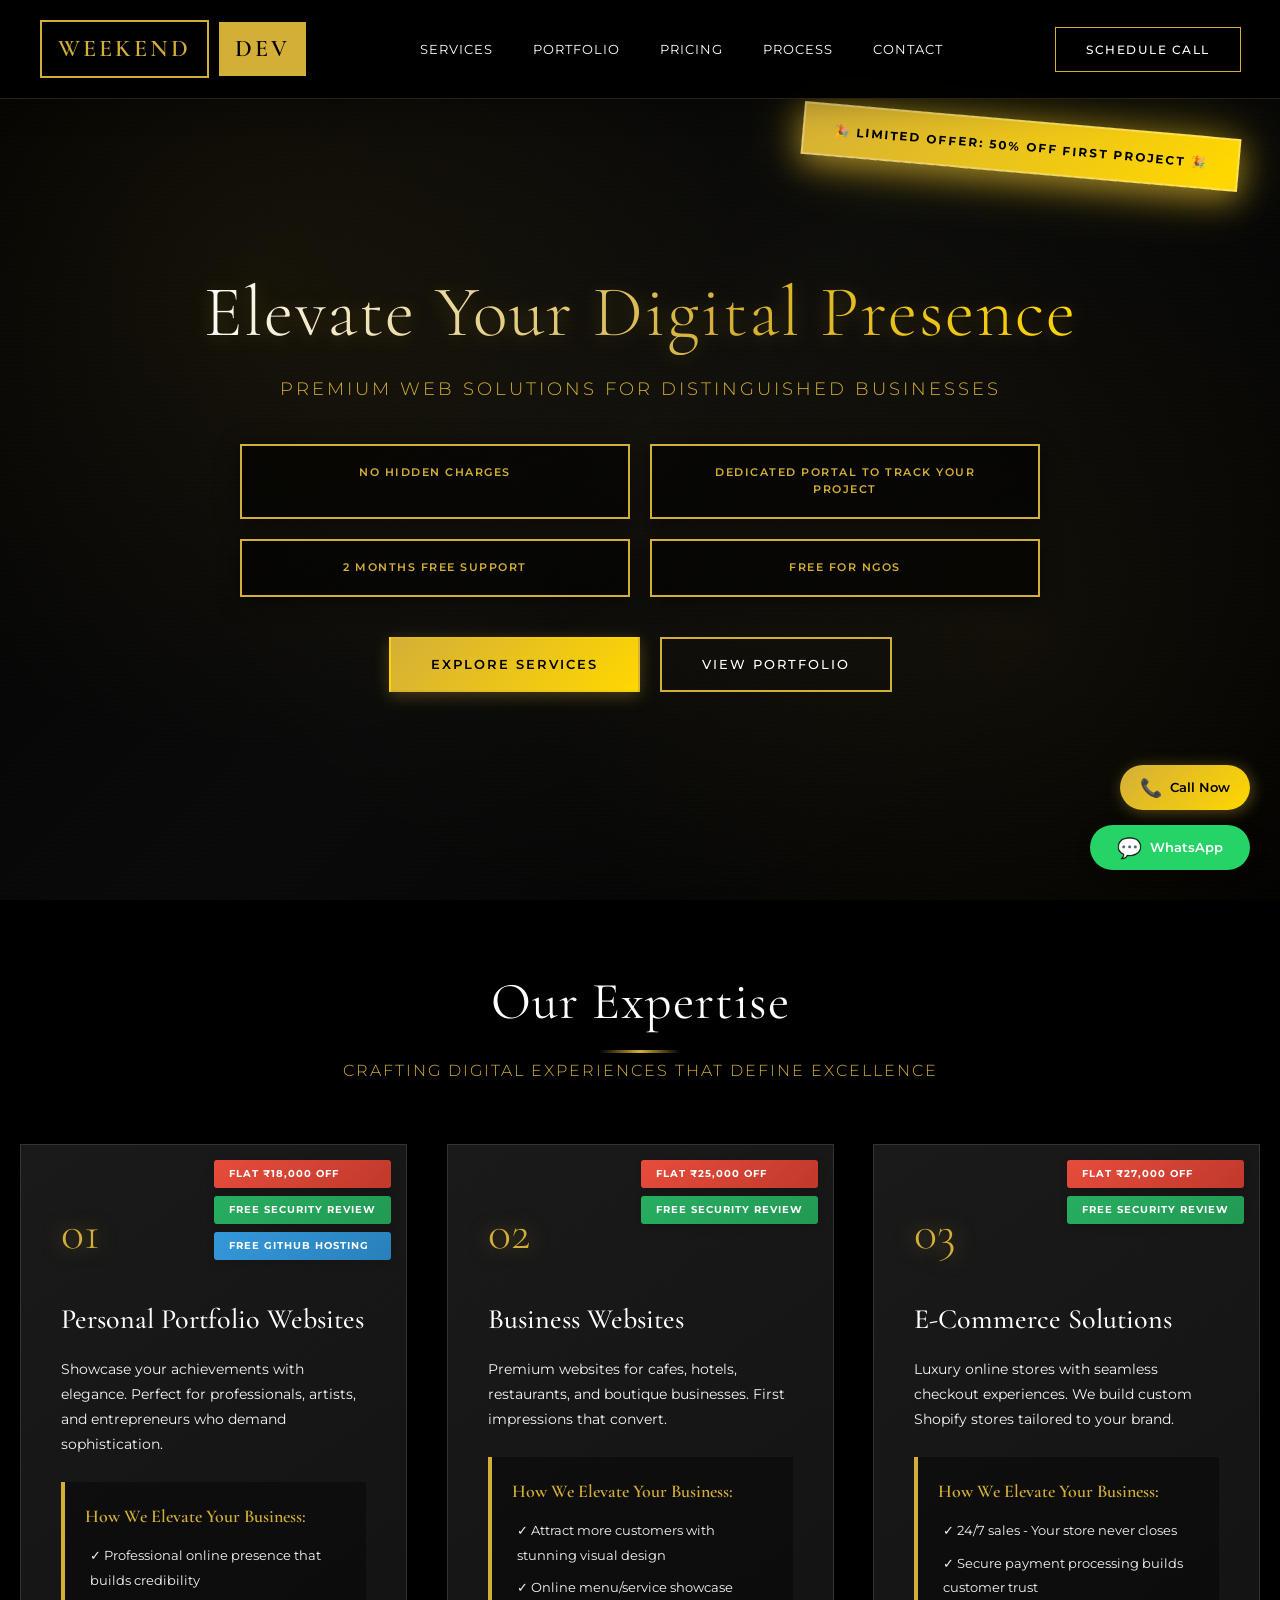
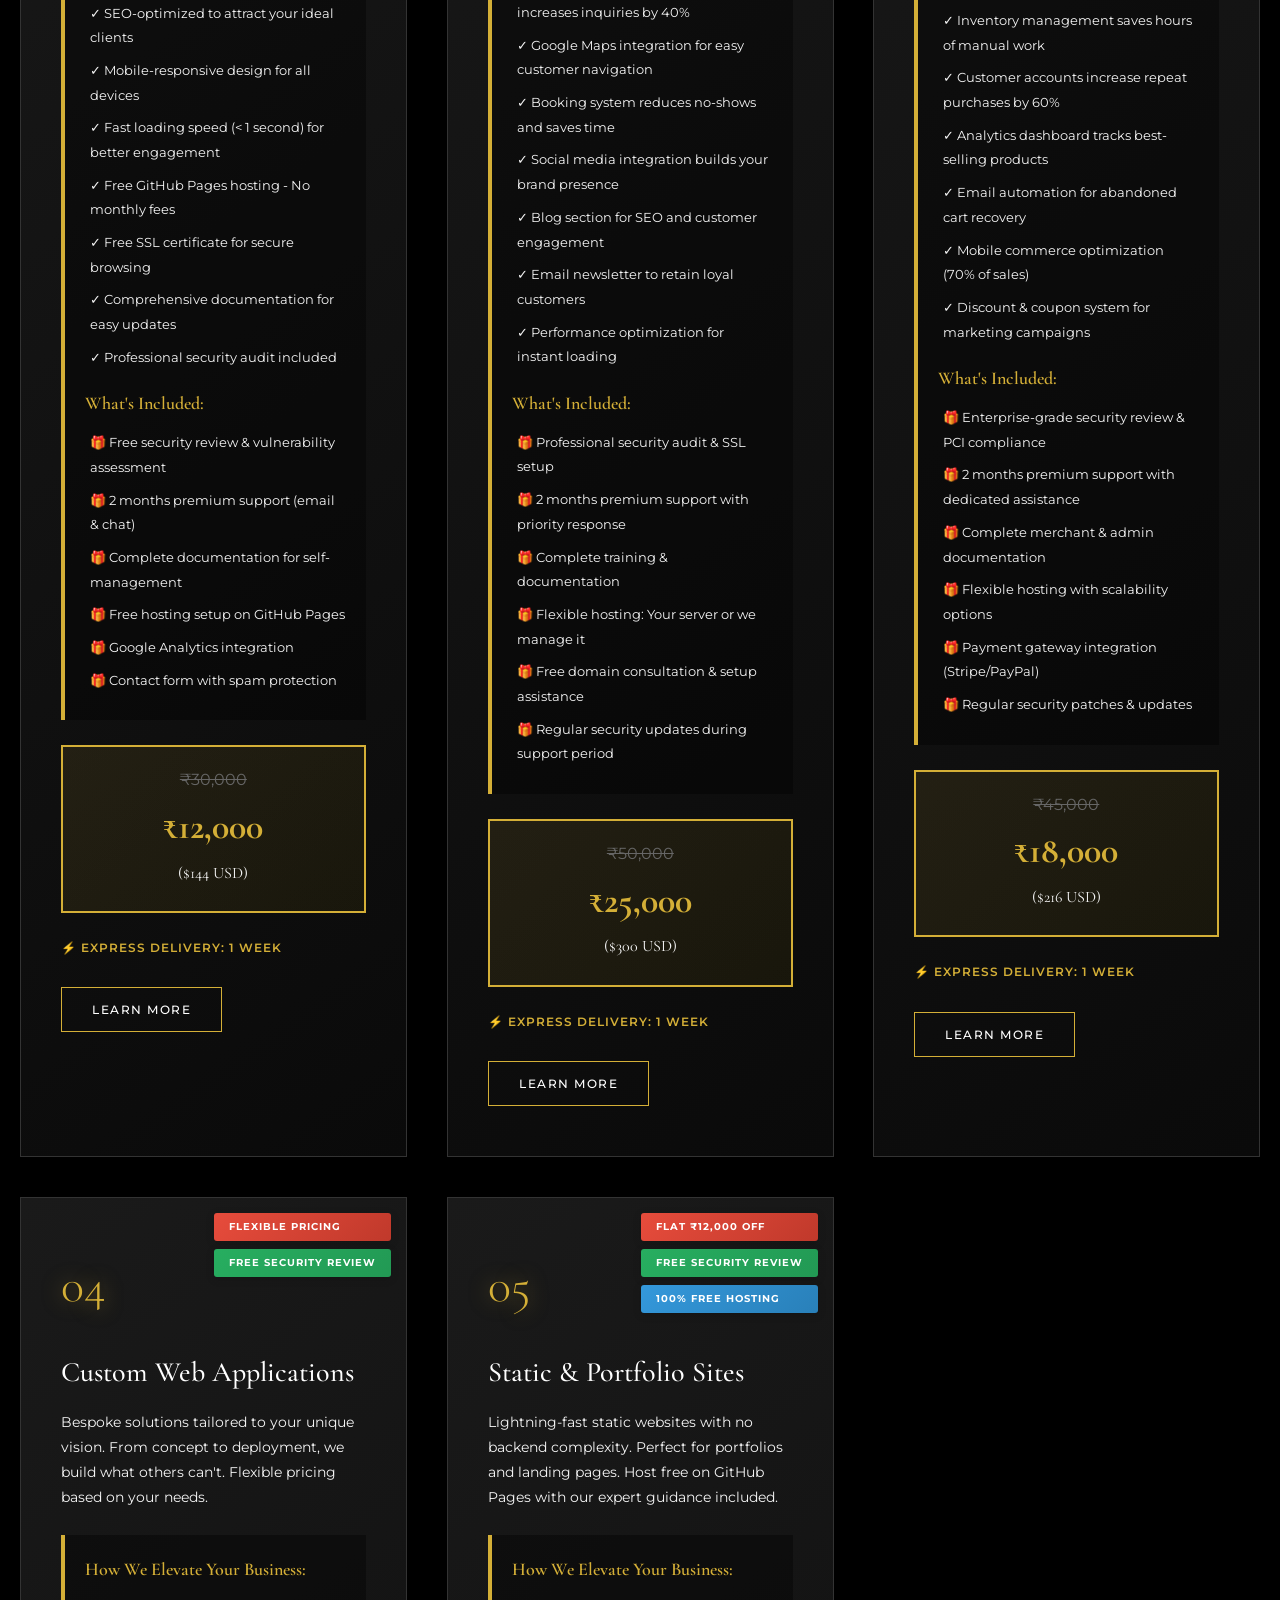
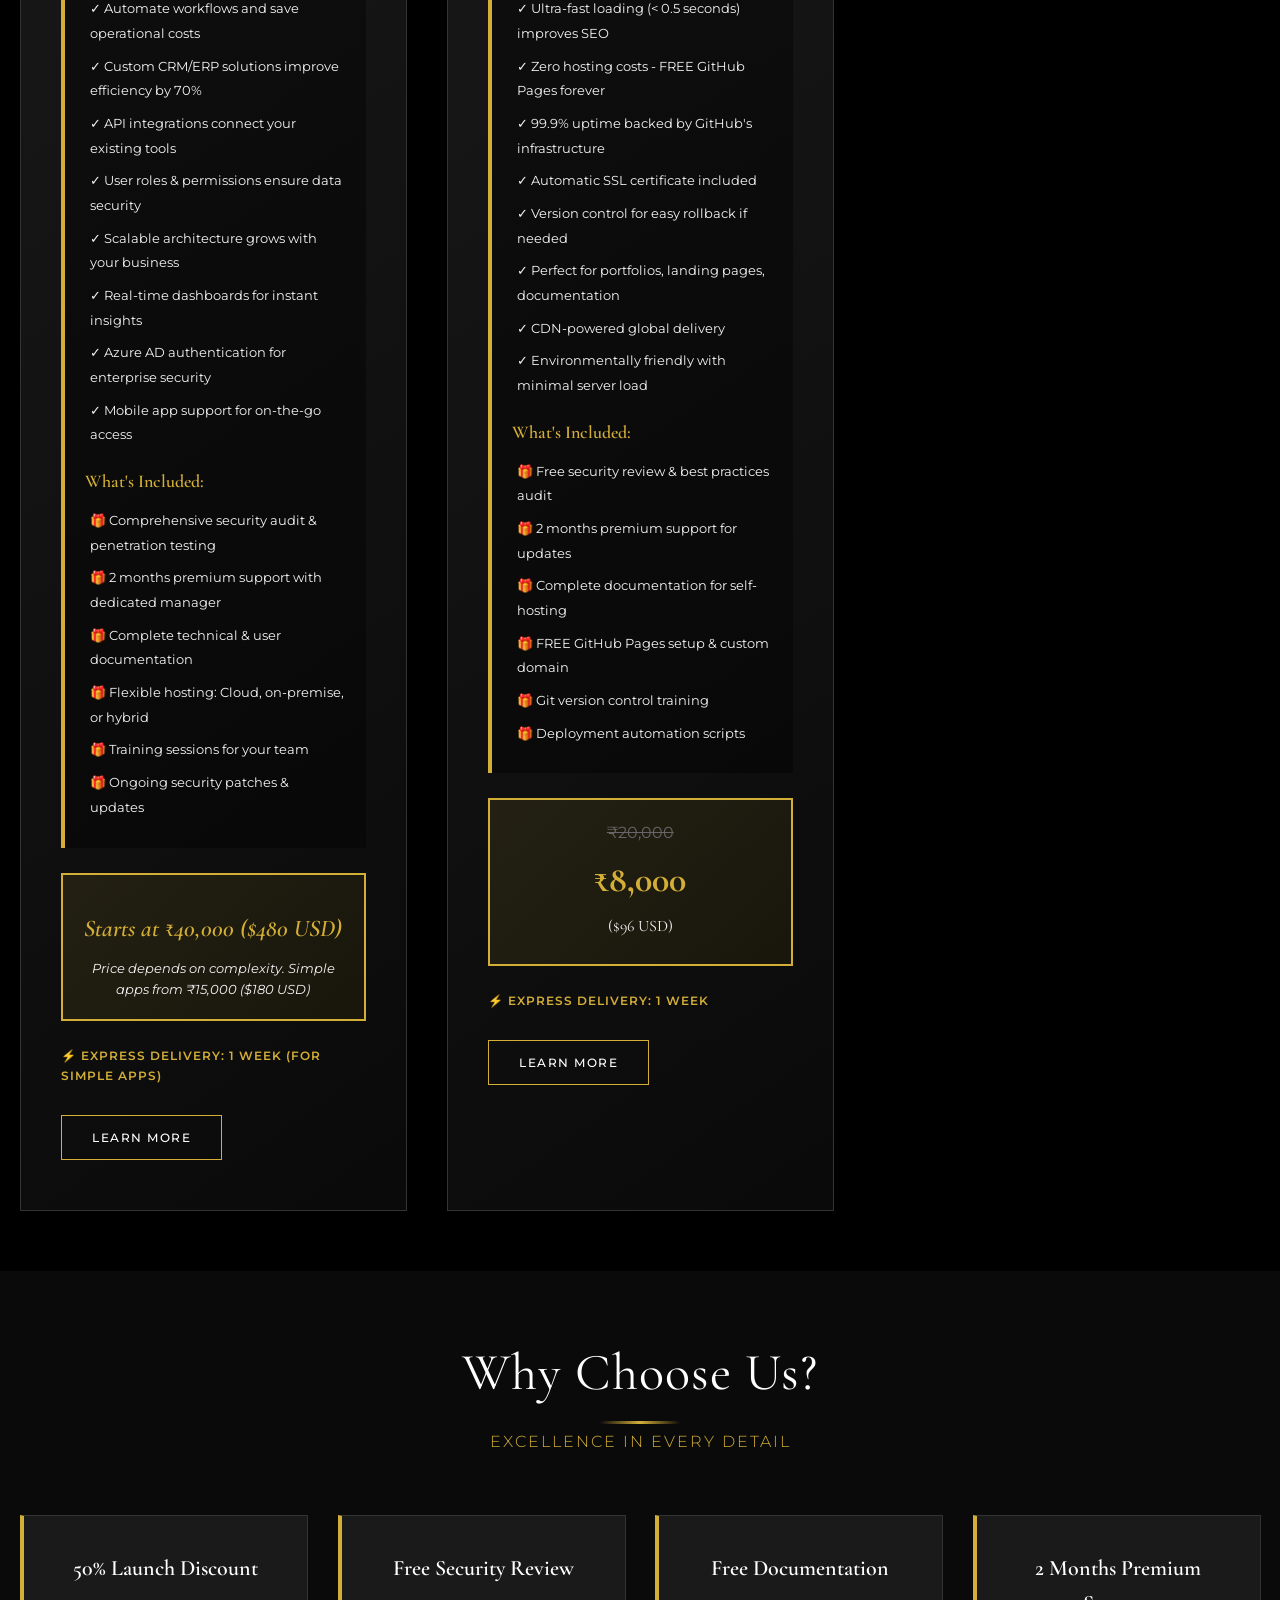
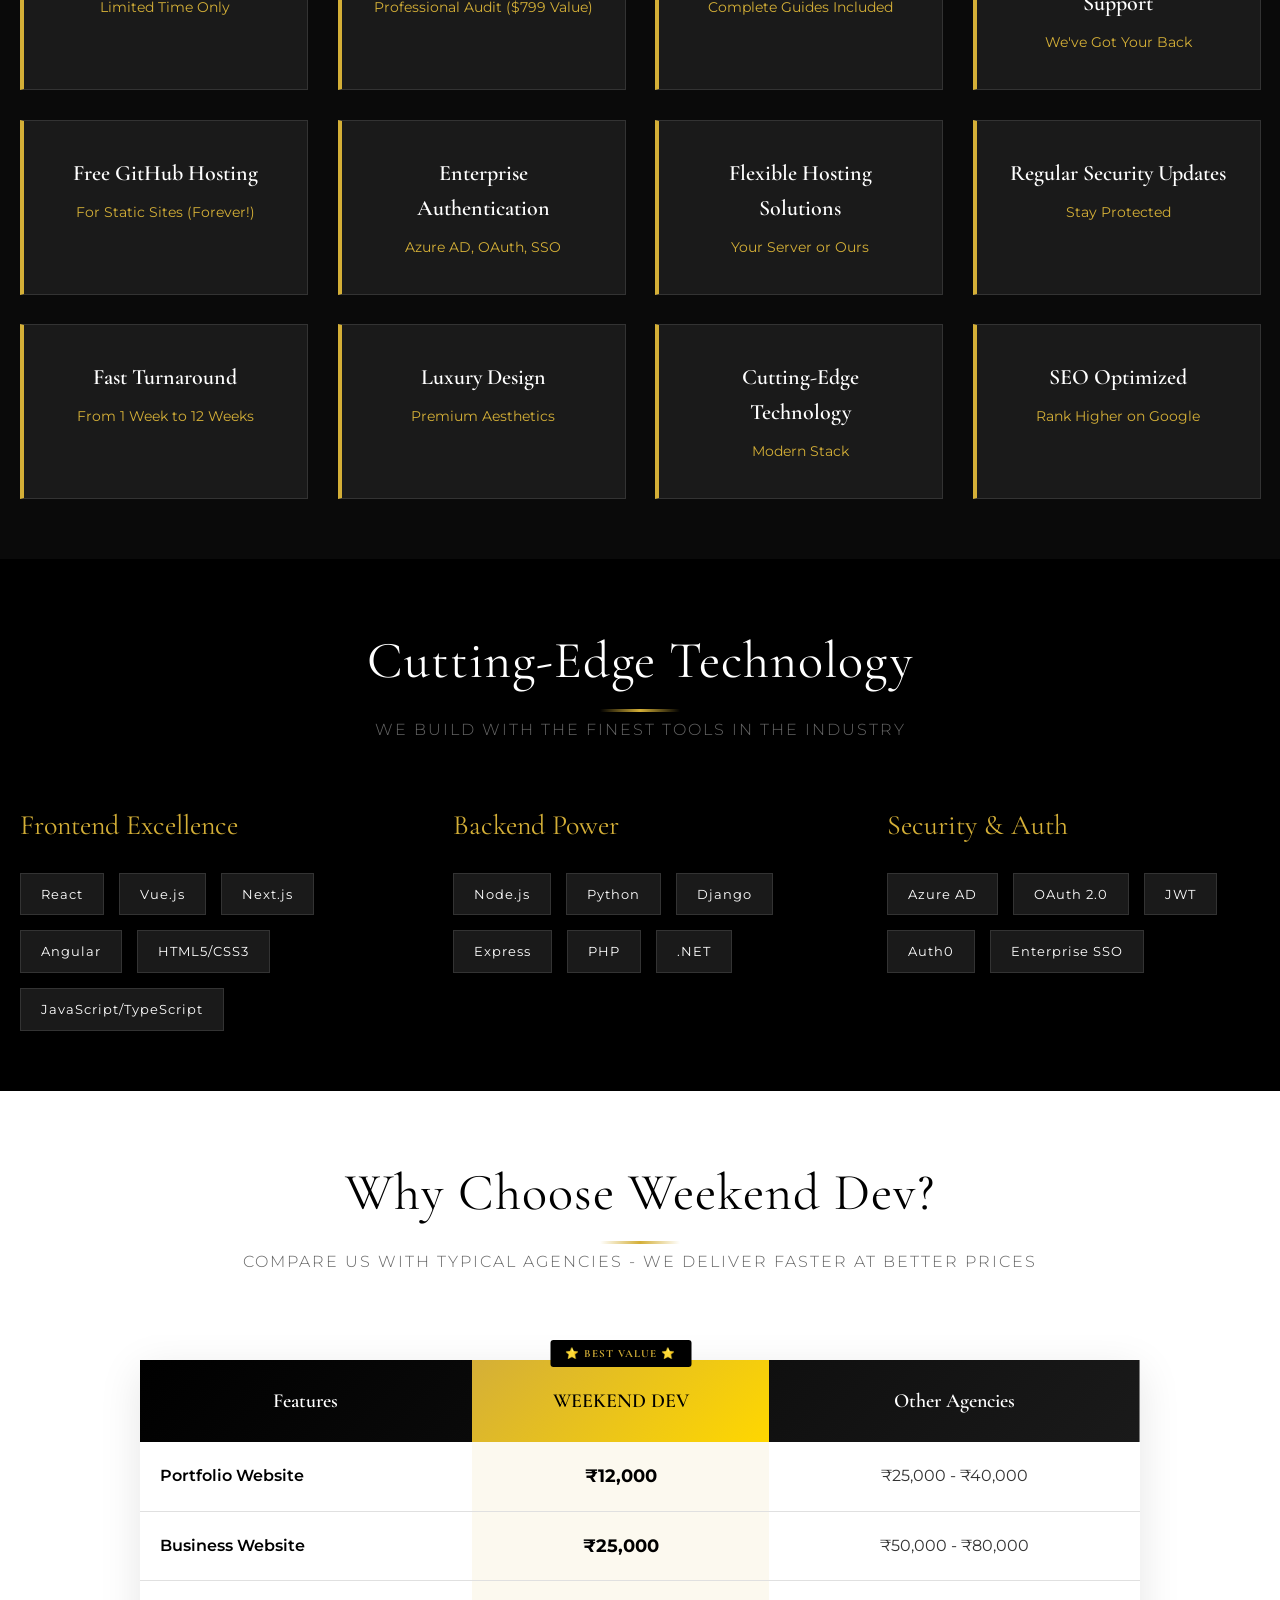
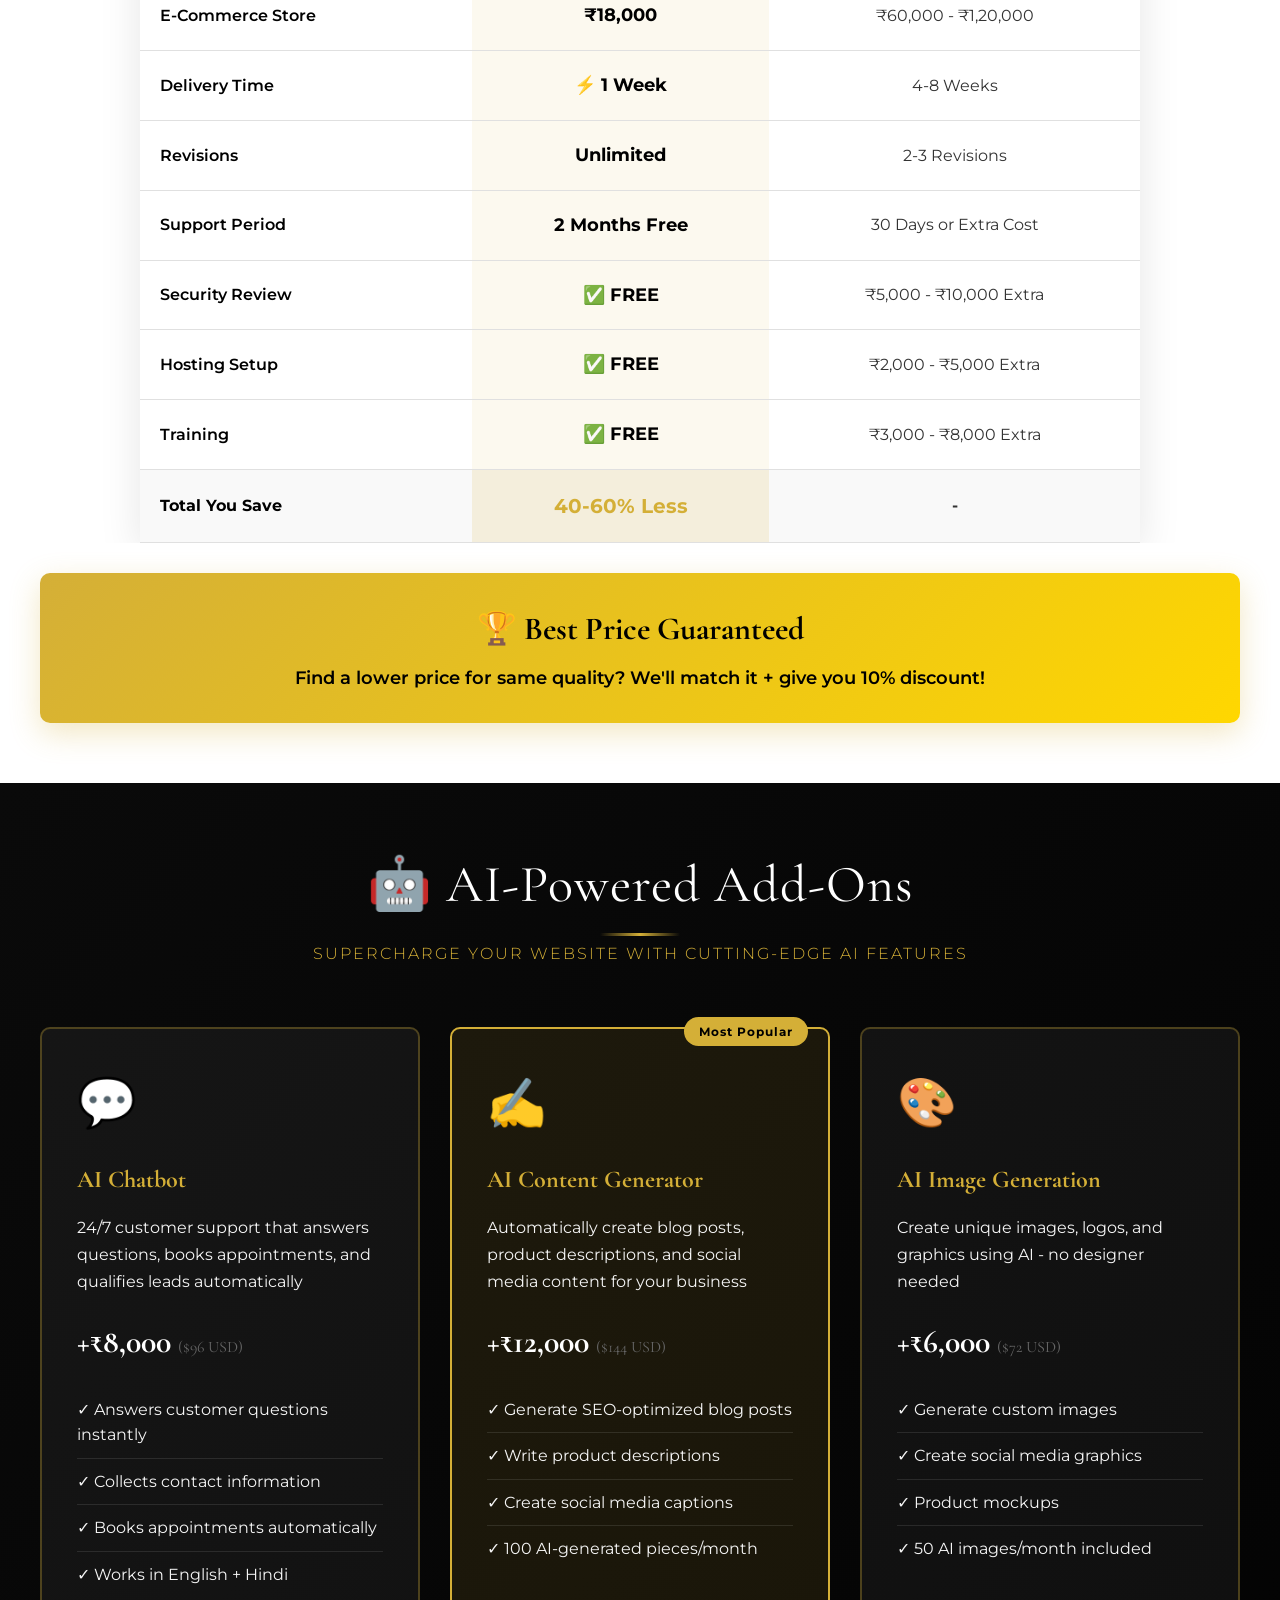
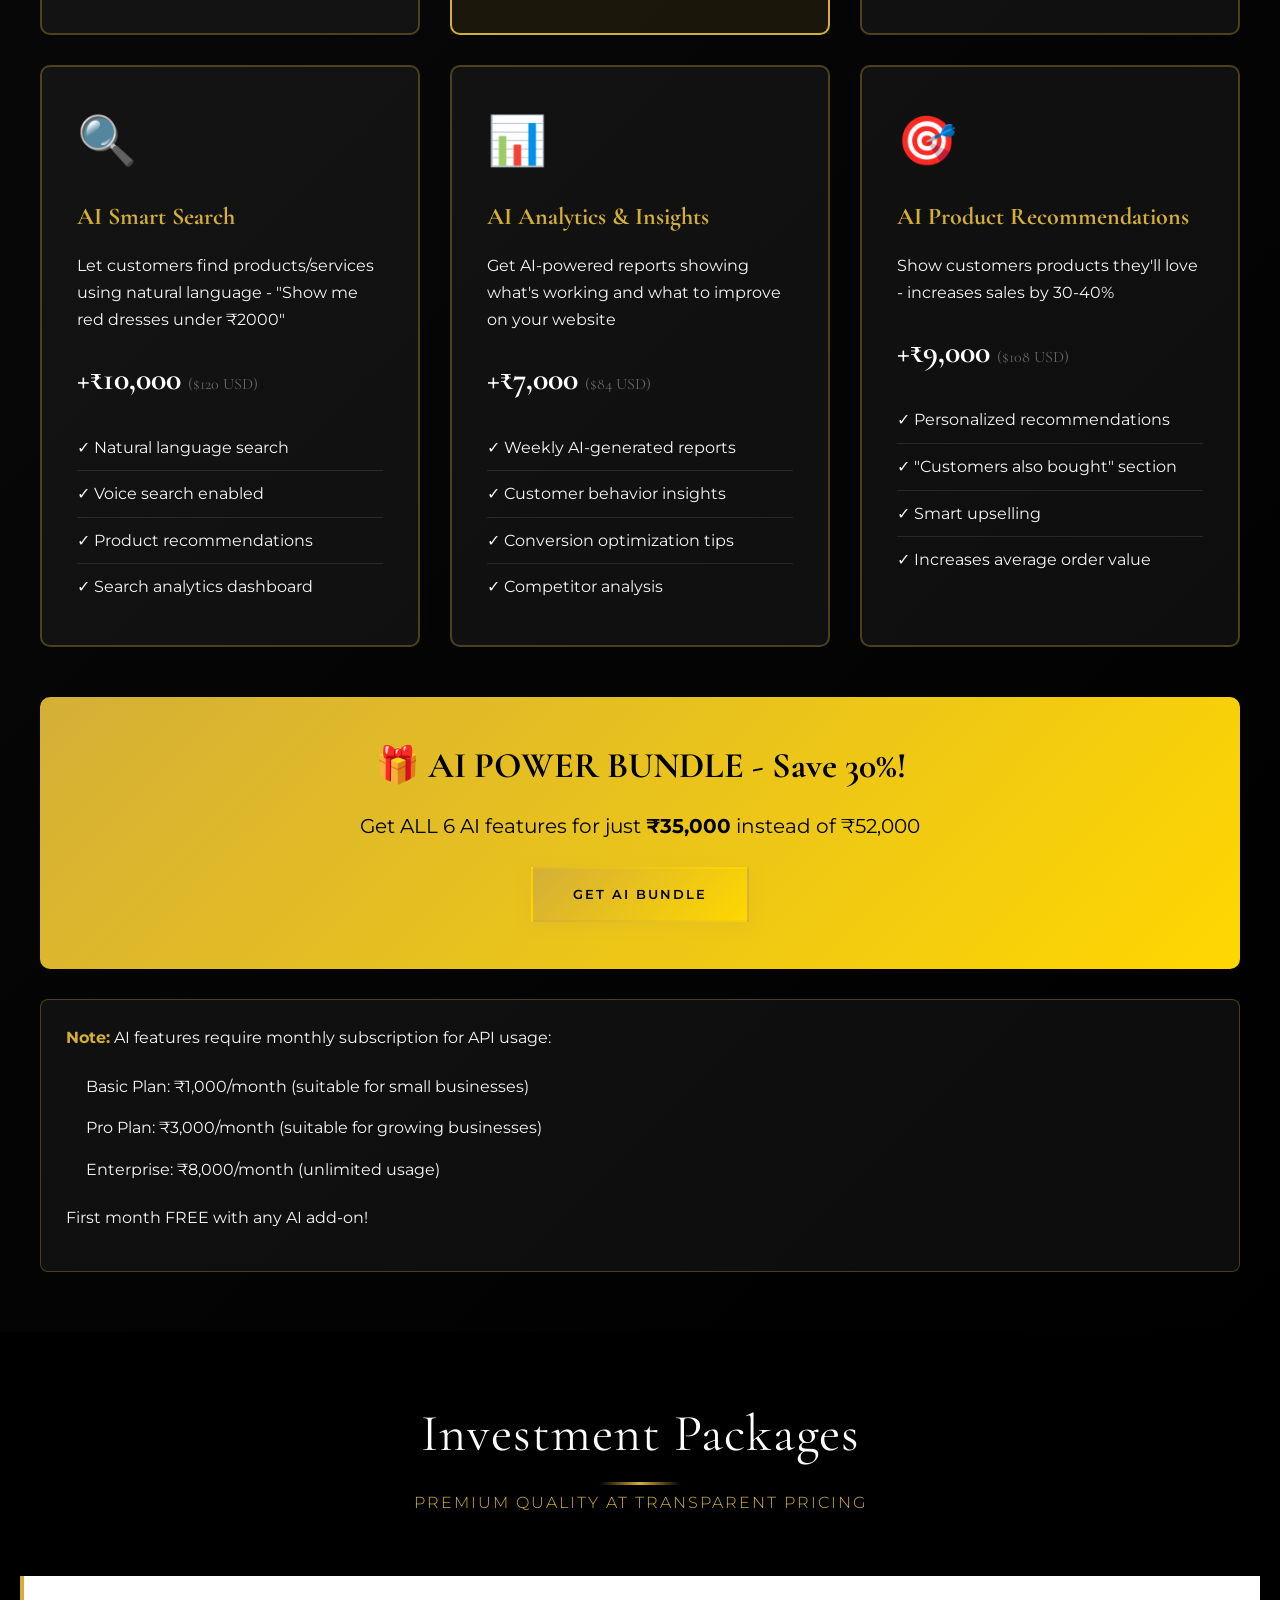
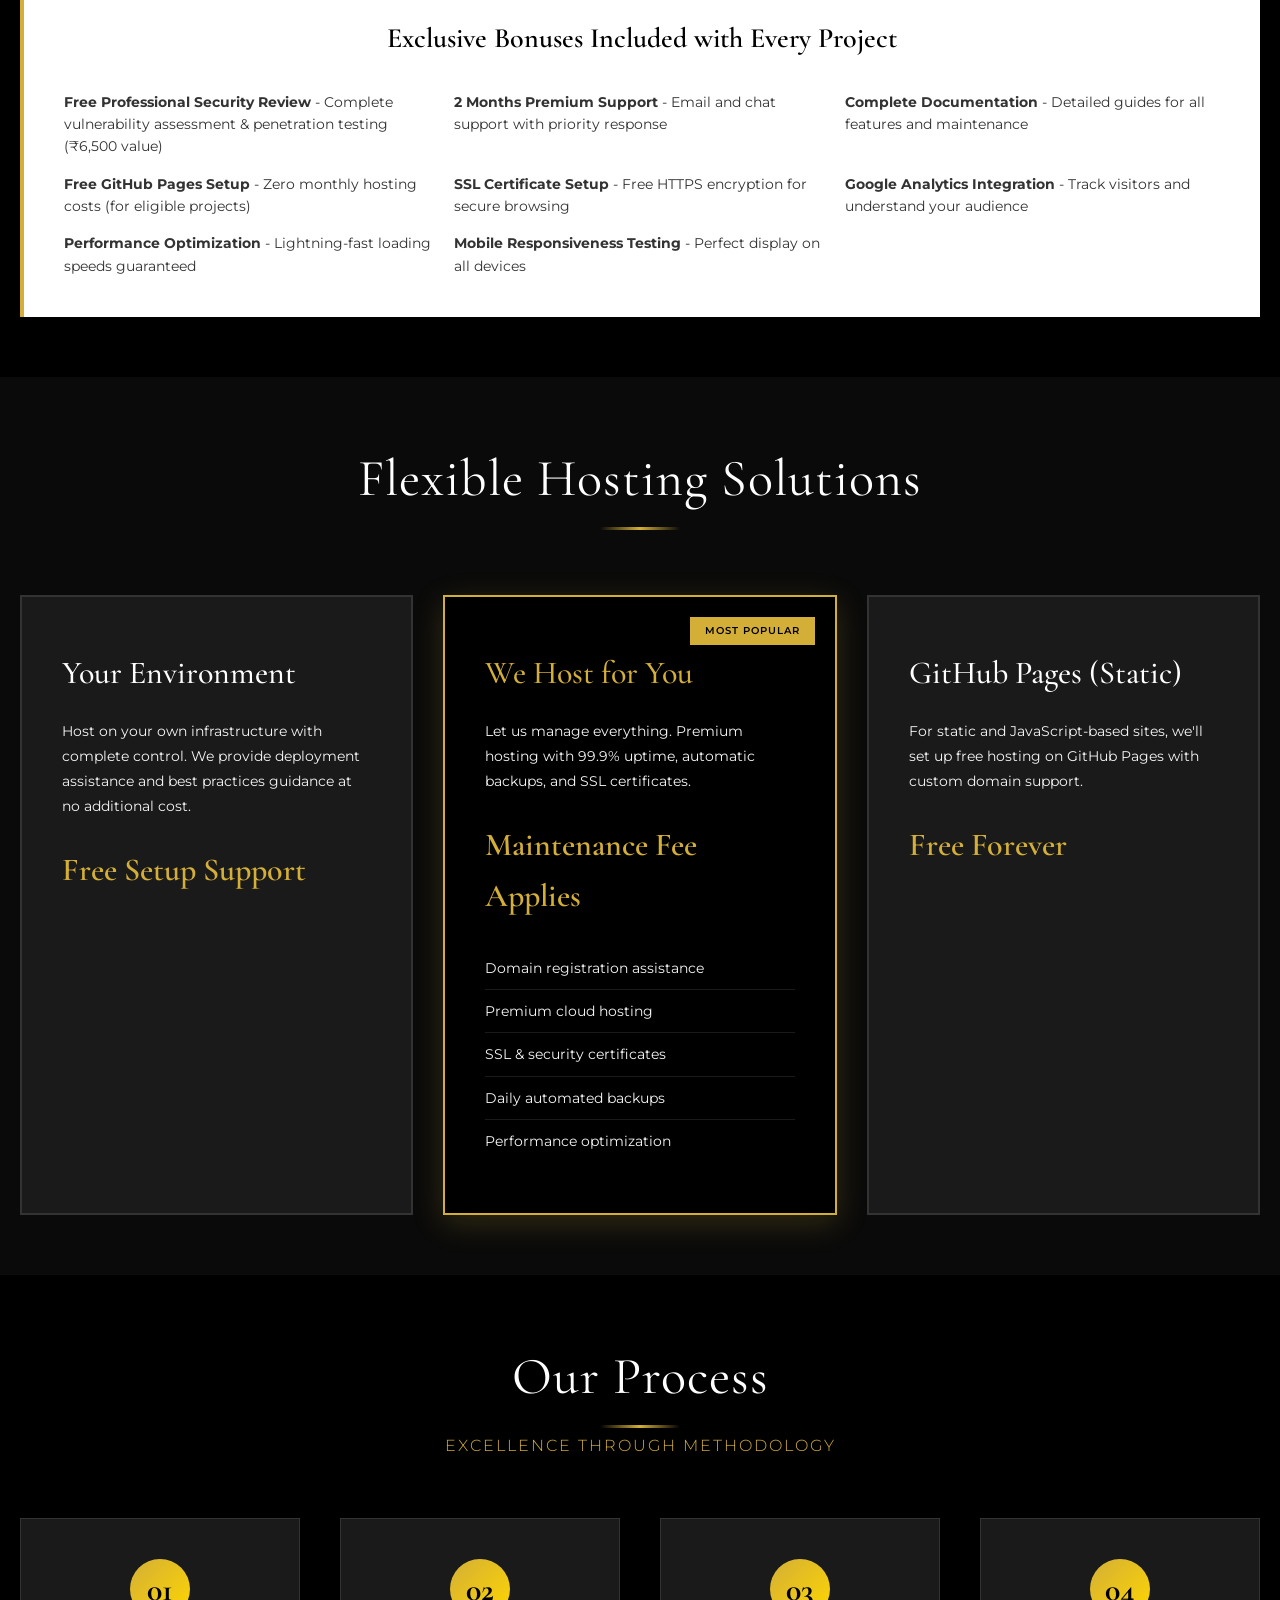
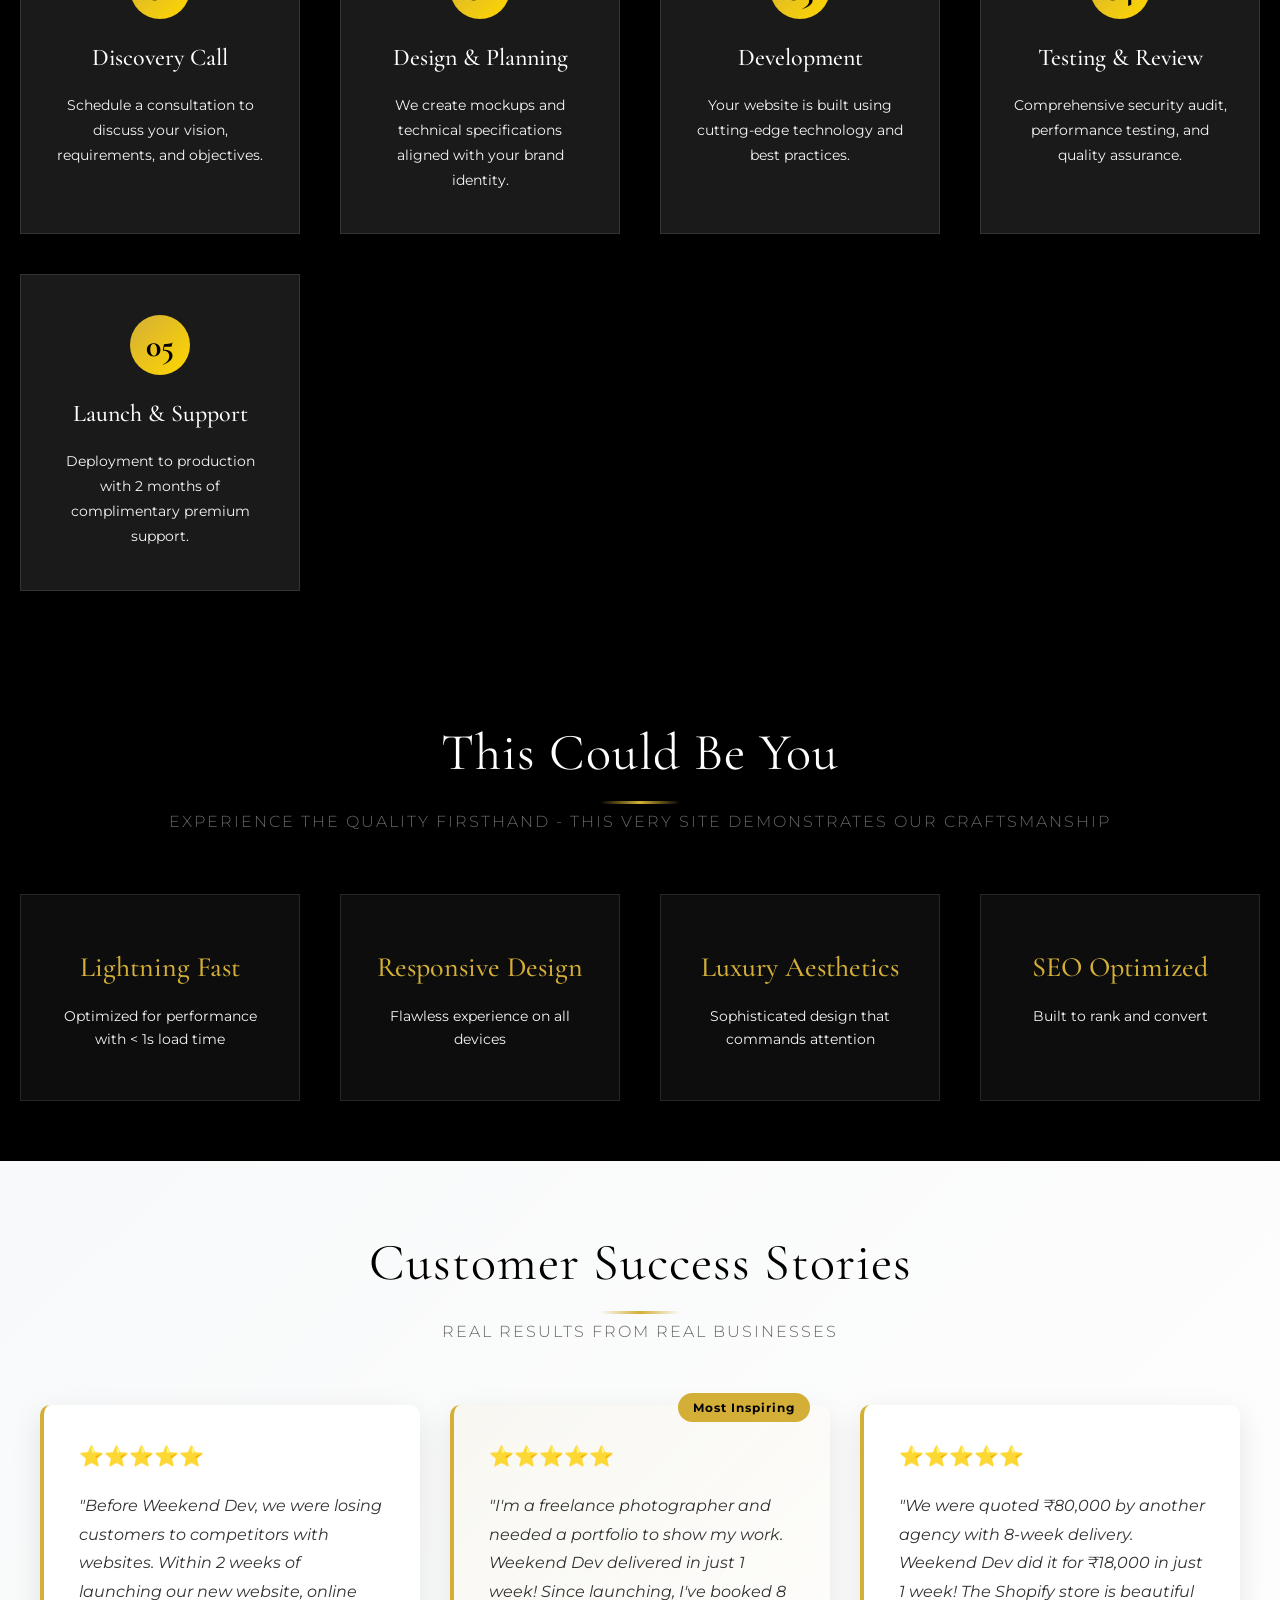
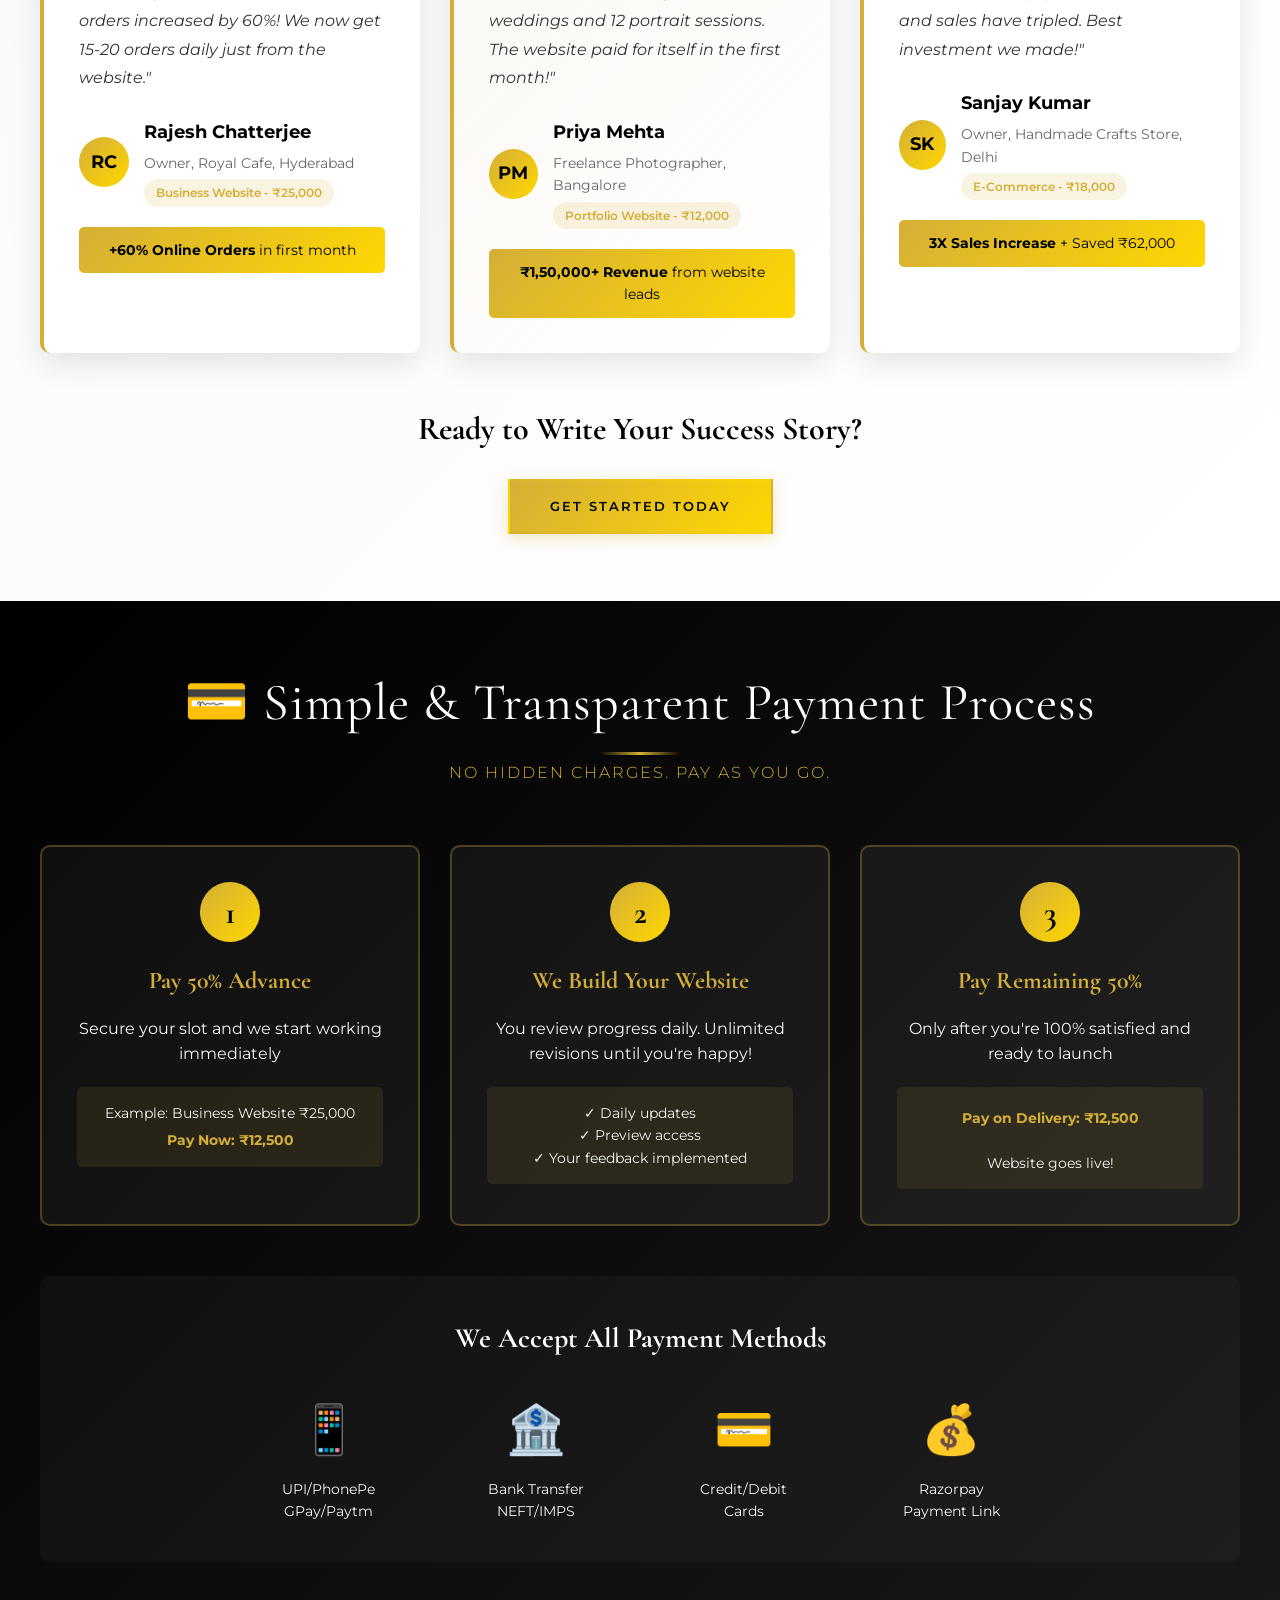
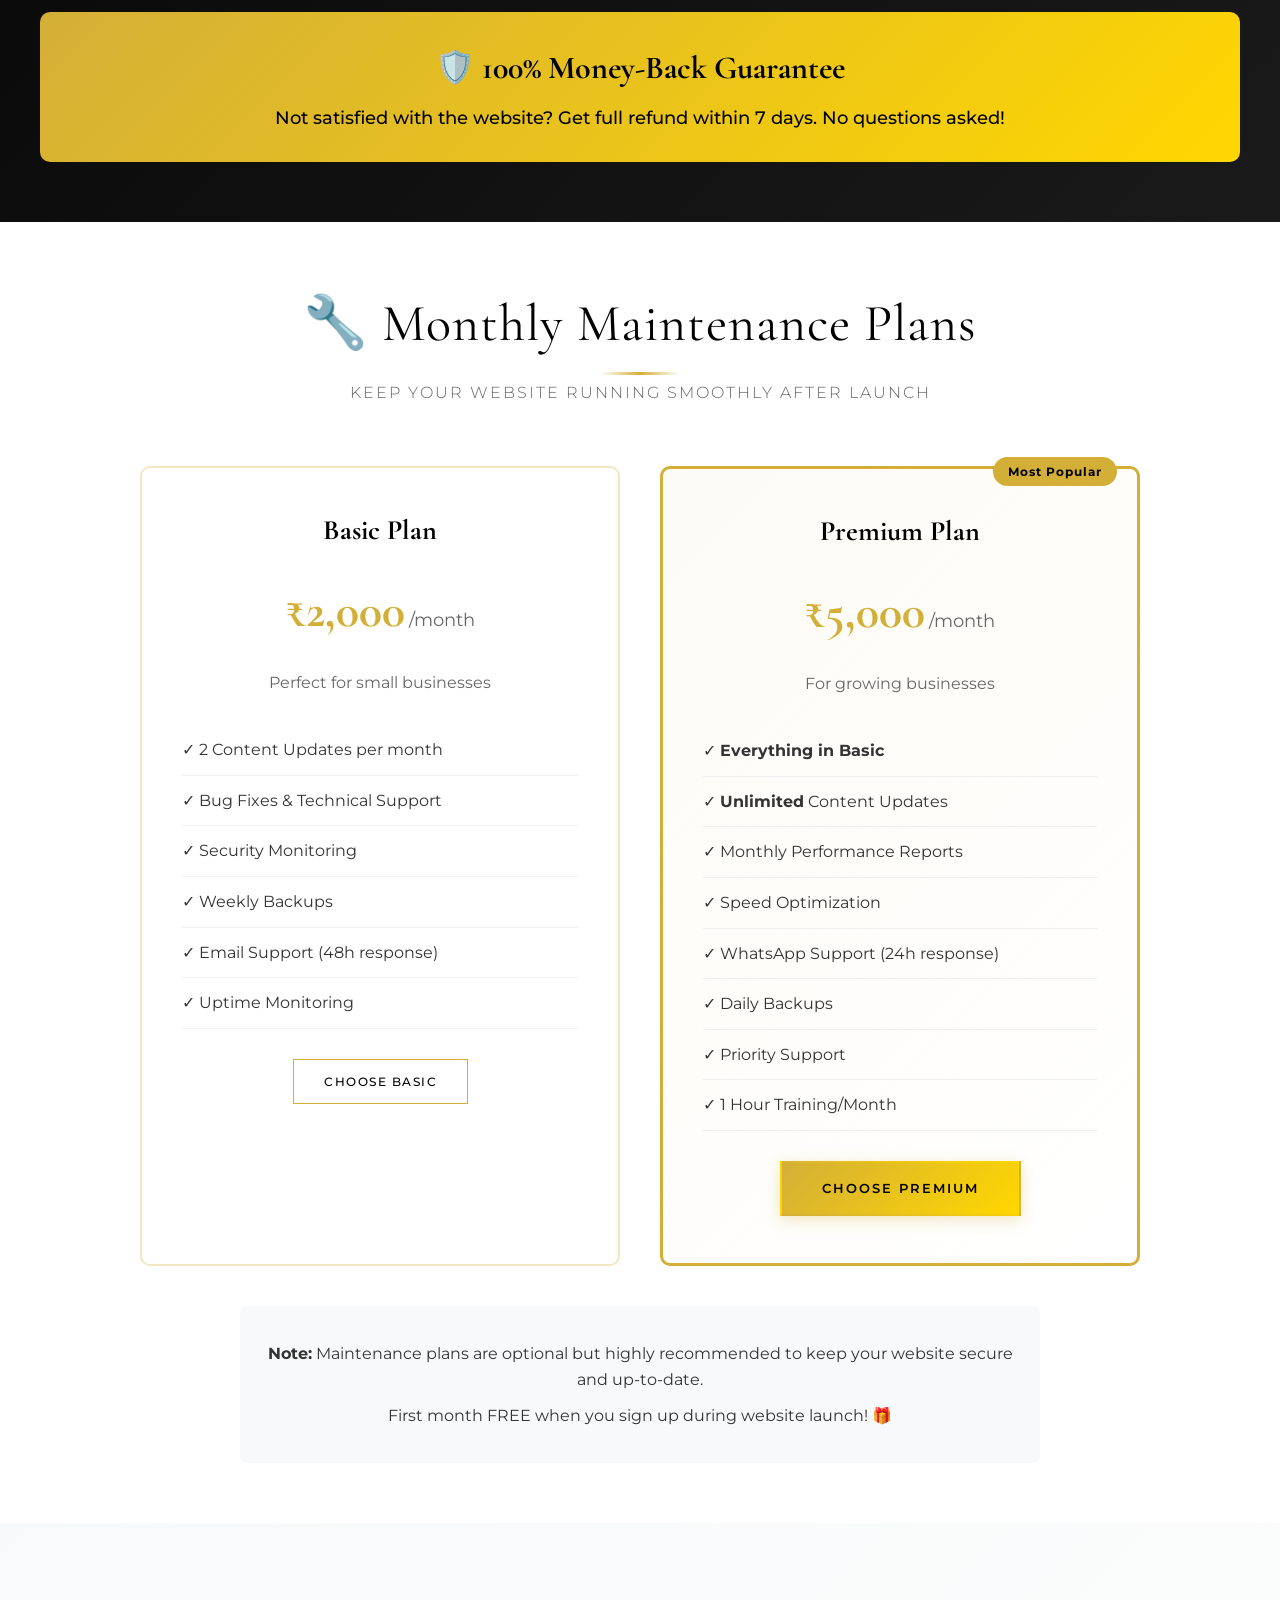
<file: index.html>
<!DOCTYPE html>
<html lang="en">
<head>
    <meta charset="UTF-8">
    <meta name="viewport" content="width=device-width, initial-scale=1.0">
    <meta name="description" content="Premium Web Development Services - Luxury Websites for Cafes, Hotels, Restaurants & Small Businesses">
    <title>WEEKEND DEV | Premium Web Development Services</title>
    <link rel="stylesheet" href="styles.css">
    <link rel="preconnect" href="https://fonts.googleapis.com">
    <link rel="preconnect" href="https://fonts.gstatic.com" crossorigin>
    <link href="https://fonts.googleapis.com/css2?family=Cormorant+Garamond:wght@300;400;600;700&family=Montserrat:wght@200;300;400;500;600&display=swap" rel="stylesheet">
</head>
<body>
    <!-- Navigation -->
    <nav class="navbar">
        <div class="nav-container">
            <div class="logo"><span class="logo-weekend">WEEKEND</span> <span class="logo-dev">DEV</span></div>
            <ul class="nav-menu">
                <li><a href="#services">Services</a></li>
                <li><a href="#portfolio">Portfolio</a></li>
                <li><a href="#pricing">Pricing</a></li>
                <li><a href="#process">Process</a></li>
                <li><a href="#contact">Contact</a></li>
            </ul>
            <div class="nav-cta">
                <a href="#contact" class="btn-secondary">Schedule Call</a>
            </div>
            <div class="mobile-menu-toggle">
                <span></span>
                <span></span>
                <span></span>
            </div>
        </div>
    </nav>

    <!-- Hero Section -->
    <section class="hero">
        <div class="hero-content fade-in-up">
            <h1 class="hero-title">Elevate Your Digital Presence</h1>
            <p class="hero-subtitle">Premium web solutions for distinguished businesses</p>
            <div class="hero-features">
                <div class="hero-feature-item">
                    <span class="feature-label">No Hidden Charges</span>
                </div>
                <div class="hero-feature-item">
                    <span class="feature-label">Dedicated Portal to Track Your Project</span>
                </div>
                <div class="hero-feature-item">
                    <span class="feature-label">2 Months Free Support</span>
                </div>
                <div class="hero-feature-item">
                    <span class="feature-label">Free for NGOs</span>
                </div>
            </div>
            <div class="hero-cta">
                <a href="#pricing" class="btn-primary">Explore Services</a>
                <a href="#portfolio" class="btn-outline">View Portfolio</a>
            </div>
        </div>
        <div class="hero-discount">
            <span class="discount-badge">🎉 Limited Offer: 50% OFF First Project 🎉</span>
        </div>
    </section>

    <!-- Services Section -->
    <section id="services" class="services">
        <div class="container">
            <h2 class="section-title">Our Expertise</h2>
            <p class="section-subtitle">Crafting digital experiences that define excellence</p>
            
            <div class="services-grid">
                <div class="service-card">
                    <div class="service-ribbons">
                        <span class="ribbon ribbon-offer">FLAT ₹18,000 OFF</span>
                        <span class="ribbon ribbon-security">Free Security Review</span>
                        <span class="ribbon ribbon-hosting">Free GitHub Hosting</span>
                    </div>
                    <div class="service-icon">01</div>
                    <h3>Personal Portfolio Websites</h3>
                    <p>Showcase your achievements with elegance. Perfect for professionals, artists, and entrepreneurs who demand sophistication.</p>
                    
                    <div class="service-details">
                        <h4>How We Elevate Your Business:</h4>
                        <ul>
                            <li>✓ Professional online presence that builds credibility</li>
                            <li>✓ SEO-optimized to attract your ideal clients</li>
                            <li>✓ Mobile-responsive design for all devices</li>
                            <li>✓ Fast loading speed (< 1 second) for better engagement</li>
                            <li>✓ Free GitHub Pages hosting - No monthly fees</li>
                            <li>✓ Free SSL certificate for secure browsing</li>
                            <li>✓ Comprehensive documentation for easy updates</li>
                            <li>✓ Professional security audit included</li>
                        </ul>
                        
                        <h4>What's Included:</h4>
                        <ul>
                            <li>🎁 Free security review & vulnerability assessment</li>
                            <li>🎁 2 months premium support (email & chat)</li>
                            <li>🎁 Complete documentation for self-management</li>
                            <li>🎁 Free hosting setup on GitHub Pages</li>
                            <li>🎁 Google Analytics integration</li>
                            <li>🎁 Contact form with spam protection</li>
                        </ul>
                    </div>
                    
                    <div class="service-pricing">
                        <div class="price-original">₹30,000</div>
                        <div class="price-current">₹12,000 <span class="price-usd">($144 USD)</span></div>
                    </div>
                    <div class="service-timeline">⚡ Express Delivery: 1 Week</div>
                    <a href="service-portfolio.html" class="btn-secondary">Learn More</a>
                </div>

                <div class="service-card">
                    <div class="service-ribbons">
                        <span class="ribbon ribbon-offer">FLAT ₹25,000 OFF</span>
                        <span class="ribbon ribbon-security">Free Security Review</span>
                    </div>
                    <div class="service-icon">02</div>
                    <h3>Business Websites</h3>
                    <p>Premium websites for cafes, hotels, restaurants, and boutique businesses. First impressions that convert.</p>
                    
                    <div class="service-details">
                        <h4>How We Elevate Your Business:</h4>
                        <ul>
                            <li>✓ Attract more customers with stunning visual design</li>
                            <li>✓ Online menu/service showcase increases inquiries by 40%</li>
                            <li>✓ Google Maps integration for easy customer navigation</li>
                            <li>✓ Booking system reduces no-shows and saves time</li>
                            <li>✓ Social media integration builds your brand presence</li>
                            <li>✓ Blog section for SEO and customer engagement</li>
                            <li>✓ Email newsletter to retain loyal customers</li>
                            <li>✓ Performance optimization for instant loading</li>
                        </ul>
                        
                        <h4>What's Included:</h4>
                        <ul>
                            <li>🎁 Professional security audit & SSL setup</li>
                            <li>🎁 2 months premium support with priority response</li>
                            <li>🎁 Complete training & documentation</li>
                            <li>🎁 Flexible hosting: Your server or we manage it</li>
                            <li>🎁 Free domain consultation & setup assistance</li>
                            <li>🎁 Regular security updates during support period</li>
                        </ul>
                    </div>
                    
                    <div class="service-pricing">
                        <div class="price-original">₹50,000</div>
                        <div class="price-current">₹25,000 <span class="price-usd">($300 USD)</span></div>
                    </div>
                    <div class="service-timeline">⚡ Express Delivery: 1 Week</div>
                    <a href="service-business.html" class="btn-secondary">Learn More</a>
                </div>

                <div class="service-card">
                    <div class="service-ribbons">
                        <span class="ribbon ribbon-offer">FLAT ₹27,000 OFF</span>
                        <span class="ribbon ribbon-security">Free Security Review</span>
                    </div>
                    <div class="service-icon">03</div>
                    <h3>E-Commerce Solutions</h3>
                    <p>Luxury online stores with seamless checkout experiences. We build custom Shopify stores tailored to your brand.</p>
                    
                    <div class="service-details">
                        <h4>How We Elevate Your Business:</h4>
                        <ul>
                            <li>✓ 24/7 sales - Your store never closes</li>
                            <li>✓ Secure payment processing builds customer trust</li>
                            <li>✓ Inventory management saves hours of manual work</li>
                            <li>✓ Customer accounts increase repeat purchases by 60%</li>
                            <li>✓ Analytics dashboard tracks best-selling products</li>
                            <li>✓ Email automation for abandoned cart recovery</li>
                            <li>✓ Mobile commerce optimization (70% of sales)</li>
                            <li>✓ Discount & coupon system for marketing campaigns</li>
                        </ul>
                        
                        <h4>What's Included:</h4>
                        <ul>
                            <li>🎁 Enterprise-grade security review & PCI compliance</li>
                            <li>🎁 2 months premium support with dedicated assistance</li>
                            <li>🎁 Complete merchant & admin documentation</li>
                            <li>🎁 Flexible hosting with scalability options</li>
                            <li>🎁 Payment gateway integration (Stripe/PayPal)</li>
                            <li>🎁 Regular security patches & updates</li>
                        </ul>
                    </div>
                    
                    <div class="service-pricing">
                        <div class="price-original">₹45,000</div>
                        <div class="price-current">₹18,000 <span class="price-usd">($216 USD)</span></div>
                    </div>
                    <div class="service-timeline">⚡ Express Delivery: 1 Week</div>
                    <a href="service-ecommerce.html" class="btn-secondary">Learn More</a>
                </div>

                <div class="service-card">
                    <div class="service-ribbons">
                        <span class="ribbon ribbon-offer">FLEXIBLE PRICING</span>
                        <span class="ribbon ribbon-security">Free Security Review</span>
                    </div>
                    <div class="service-icon">04</div>
                    <h3>Custom Web Applications</h3>

                    <p>Bespoke solutions tailored to your unique vision. From concept to deployment, we build what others can't. Flexible pricing based on your needs.</p>
                    
                    <div class="service-details">
                        <h4>How We Elevate Your Business:</h4>
                        <ul>
                            <li>✓ Automate workflows and save operational costs</li>
                            <li>✓ Custom CRM/ERP solutions improve efficiency by 70%</li>
                            <li>✓ API integrations connect your existing tools</li>
                            <li>✓ User roles & permissions ensure data security</li>
                            <li>✓ Scalable architecture grows with your business</li>
                            <li>✓ Real-time dashboards for instant insights</li>
                            <li>✓ Azure AD authentication for enterprise security</li>
                            <li>✓ Mobile app support for on-the-go access</li>
                        </ul>
                        
                        <h4>What's Included:</h4>
                        <ul>
                            <li>🎁 Comprehensive security audit & penetration testing</li>
                            <li>🎁 2 months premium support with dedicated manager</li>
                            <li>🎁 Complete technical & user documentation</li>
                            <li>🎁 Flexible hosting: Cloud, on-premise, or hybrid</li>
                            <li>🎁 Training sessions for your team</li>
                            <li>🎁 Ongoing security patches & updates</li>
                        </ul>
                    </div>
                    
                    <div class="service-pricing">
                        <div class="price-note">Starts at ₹40,000 ($480 USD)</div>
                        <div class="price-flexible">Price depends on complexity. Simple apps from ₹15,000 ($180 USD)</div>
                    </div>
                    <div class="service-timeline">⚡ Express Delivery: 1 Week (for simple apps)</div>
                    <a href="service-custom.html" class="btn-secondary">Learn More</a>
                </div>

                <div class="service-card">
                    <div class="service-ribbons">
                        <span class="ribbon ribbon-offer">FLAT ₹12,000 OFF</span>
                        <span class="ribbon ribbon-security">Free Security Review</span>
                        <span class="ribbon ribbon-hosting">100% Free Hosting</span>
                    </div>
                    <div class="service-icon">05</div>
                    <h3>Static & Portfolio Sites</h3>
                    <p>Lightning-fast static websites with no backend complexity. Perfect for portfolios and landing pages. Host free on GitHub Pages with our expert guidance included.</p>
                    
                    <div class="service-details">
                        <h4>How We Elevate Your Business:</h4>
                        <ul>
                            <li>✓ Ultra-fast loading (< 0.5 seconds) improves SEO</li>
                            <li>✓ Zero hosting costs - FREE GitHub Pages forever</li>
                            <li>✓ 99.9% uptime backed by GitHub's infrastructure</li>
                            <li>✓ Automatic SSL certificate included</li>
                            <li>✓ Version control for easy rollback if needed</li>
                            <li>✓ Perfect for portfolios, landing pages, documentation</li>
                            <li>✓ CDN-powered global delivery</li>
                            <li>✓ Environmentally friendly with minimal server load</li>
                        </ul>
                        
                        <h4>What's Included:</h4>
                        <ul>
                            <li>🎁 Free security review & best practices audit</li>
                            <li>🎁 2 months premium support for updates</li>
                            <li>🎁 Complete documentation for self-hosting</li>
                            <li>🎁 FREE GitHub Pages setup & custom domain</li>
                            <li>🎁 Git version control training</li>
                            <li>🎁 Deployment automation scripts</li>
                        </ul>
                    </div>
                    
                    <div class="service-pricing">
                        <div class="price-original">₹20,000</div>
                        <div class="price-current">₹8,000 <span class="price-usd">($96 USD)</span></div>
                    </div>
                    <div class="service-timeline">⚡ Express Delivery: 1 Week</div>
                    <a href="service-static.html" class="btn-secondary">Learn More</a>
                </div>
            </div>
        </div>
    </section>

    <!-- Why Choose Us Section -->
    <section class="why-choose-us">
        <div class="container">
            <h2 class="section-title">Why Choose Us?</h2>
            <p class="section-subtitle">Excellence in every detail</p>
            
            <div class="benefits-grid">
                <div class="benefit-item">
                    <h3>50% Launch Discount</h3>
                    <p>Limited Time Only</p>
                </div>
                <div class="benefit-item">
                    <h3>Free Security Review</h3>
                    <p>Professional Audit ($799 Value)</p>
                </div>
                <div class="benefit-item">
                    <h3>Free Documentation</h3>
                    <p>Complete Guides Included</p>
                </div>
                <div class="benefit-item">
                    <h3>2 Months Premium Support</h3>
                    <p>We've Got Your Back</p>
                </div>
                <div class="benefit-item">
                    <h3>Free GitHub Hosting</h3>
                    <p>For Static Sites (Forever!)</p>
                </div>
                <div class="benefit-item">
                    <h3>Enterprise Authentication</h3>
                    <p>Azure AD, OAuth, SSO</p>
                </div>
                <div class="benefit-item">
                    <h3>Flexible Hosting Solutions</h3>
                    <p>Your Server or Ours</p>
                </div>
                <div class="benefit-item">
                    <h3>Regular Security Updates</h3>
                    <p>Stay Protected</p>
                </div>
                <div class="benefit-item">
                    <h3>Fast Turnaround</h3>
                    <p>From 1 Week to 12 Weeks</p>
                </div>
                <div class="benefit-item">
                    <h3>Luxury Design</h3>
                    <p>Premium Aesthetics</p>
                </div>
                <div class="benefit-item">
                    <h3>Cutting-Edge Technology</h3>
                    <p>Modern Stack</p>
                </div>
                <div class="benefit-item">
                    <h3>SEO Optimized</h3>
                    <p>Rank Higher on Google</p>
                </div>
            </div>
        </div>
    </section>

    <!-- Technology Stack -->
    <section class="tech-stack">
        <div class="container">
            <h2 class="section-title">Cutting-Edge Technology</h2>
            <p class="section-subtitle">We build with the finest tools in the industry</p>
            
            <div class="tech-categories">
                <div class="tech-category">
                    <h3>Frontend Excellence</h3>
                    <div class="tech-list">
                        <span class="tech-tag">React</span>
                        <span class="tech-tag">Vue.js</span>
                        <span class="tech-tag">Next.js</span>
                        <span class="tech-tag">Angular</span>
                        <span class="tech-tag">HTML5/CSS3</span>
                        <span class="tech-tag">JavaScript/TypeScript</span>
                    </div>
                </div>

                <div class="tech-category">
                    <h3>Backend Power</h3>
                    <div class="tech-list">
                        <span class="tech-tag">Node.js</span>
                        <span class="tech-tag">Python</span>
                        <span class="tech-tag">Django</span>
                        <span class="tech-tag">Express</span>
                        <span class="tech-tag">PHP</span>
                        <span class="tech-tag">.NET</span>
                    </div>
                </div>

                <div class="tech-category">
                    <h3>Security & Auth</h3>
                    <div class="tech-list">
                        <span class="tech-tag">Azure AD</span>
                        <span class="tech-tag">OAuth 2.0</span>
                        <span class="tech-tag">JWT</span>
                        <span class="tech-tag">Auth0</span>
                        <span class="tech-tag">Enterprise SSO</span>
                    </div>
                </div>
            </div>
        </div>
    </section>

    <!-- Comparison Table -->
    <section class="comparison-section">
        <div class="container">
            <h2 class="section-title">Why Choose Weekend Dev?</h2>
            <p class="section-subtitle">Compare us with typical agencies - we deliver faster at better prices</p>
            
            <div class="comparison-table-wrapper">
                <table class="comparison-table">
                    <thead>
                        <tr>
                            <th>Features</th>
                            <th class="highlight-col">WEEKEND DEV</th>
                            <th>Other Agencies</th>
                        </tr>
                    </thead>
                    <tbody>
                        <tr>
                            <td>Portfolio Website</td>
                            <td class="highlight-col"><strong>₹12,000</strong></td>
                            <td>₹25,000 - ₹40,000</td>
                        </tr>
                        <tr>
                            <td>Business Website</td>
                            <td class="highlight-col"><strong>₹25,000</strong></td>
                            <td>₹50,000 - ₹80,000</td>
                        </tr>
                        <tr>
                            <td>E-Commerce Store</td>
                            <td class="highlight-col"><strong>₹18,000</strong></td>
                            <td>₹60,000 - ₹1,20,000</td>
                        </tr>
                        <tr>
                            <td>Delivery Time</td>
                            <td class="highlight-col"><strong>⚡ 1 Week</strong></td>
                            <td>4-8 Weeks</td>
                        </tr>
                        <tr>
                            <td>Revisions</td>
                            <td class="highlight-col"><strong>Unlimited</strong></td>
                            <td>2-3 Revisions</td>
                        </tr>
                        <tr>
                            <td>Support Period</td>
                            <td class="highlight-col"><strong>2 Months Free</strong></td>
                            <td>30 Days or Extra Cost</td>
                        </tr>
                        <tr>
                            <td>Security Review</td>
                            <td class="highlight-col"><strong>✅ FREE</strong></td>
                            <td>₹5,000 - ₹10,000 Extra</td>
                        </tr>
                        <tr>
                            <td>Hosting Setup</td>
                            <td class="highlight-col"><strong>✅ FREE</strong></td>
                            <td>₹2,000 - ₹5,000 Extra</td>
                        </tr>
                        <tr>
                            <td>Training</td>
                            <td class="highlight-col"><strong>✅ FREE</strong></td>
                            <td>₹3,000 - ₹8,000 Extra</td>
                        </tr>
                        <tr class="total-row">
                            <td><strong>Total You Save</strong></td>
                            <td class="highlight-col"><strong>40-60% Less</strong></td>
                            <td>-</td>
                        </tr>
                    </tbody>
                </table>
            </div>
            
            <div class="guarantee-badge">
                <h3>🏆 Best Price Guaranteed</h3>
                <p>Find a lower price for same quality? We'll match it + give you 10% discount!</p>
            </div>
        </div>
    </section>

    <!-- AI Add-Ons Section -->
    <section class="ai-addons">
        <div class="container">
            <h2 class="section-title">🤖 AI-Powered Add-Ons</h2>
            <p class="section-subtitle">Supercharge your website with cutting-edge AI features</p>
            
            <div class="ai-grid">
                <div class="ai-card">
                    <div class="ai-icon">💬</div>
                    <h3>AI Chatbot</h3>
                    <p>24/7 customer support that answers questions, books appointments, and qualifies leads automatically</p>
                    <div class="ai-price">+₹8,000 <span>($96 USD)</span></div>
                    <ul class="ai-features">
                        <li>✓ Answers customer questions instantly</li>
                        <li>✓ Collects contact information</li>
                        <li>✓ Books appointments automatically</li>
                        <li>✓ Works in English + Hindi</li>
                    </ul>
                </div>

                <div class="ai-card featured">
                    <div class="popular-badge">Most Popular</div>
                    <div class="ai-icon">✍️</div>
                    <h3>AI Content Generator</h3>
                    <p>Automatically create blog posts, product descriptions, and social media content for your business</p>
                    <div class="ai-price">+₹12,000 <span>($144 USD)</span></div>
                    <ul class="ai-features">
                        <li>✓ Generate SEO-optimized blog posts</li>
                        <li>✓ Write product descriptions</li>
                        <li>✓ Create social media captions</li>
                        <li>✓ 100 AI-generated pieces/month</li>
                    </ul>
                </div>

                <div class="ai-card">
                    <div class="ai-icon">🎨</div>
                    <h3>AI Image Generation</h3>
                    <p>Create unique images, logos, and graphics using AI - no designer needed</p>
                    <div class="ai-price">+₹6,000 <span>($72 USD)</span></div>
                    <ul class="ai-features">
                        <li>✓ Generate custom images</li>
                        <li>✓ Create social media graphics</li>
                        <li>✓ Product mockups</li>
                        <li>✓ 50 AI images/month included</li>
                    </ul>
                </div>

                <div class="ai-card">
                    <div class="ai-icon">🔍</div>
                    <h3>AI Smart Search</h3>
                    <p>Let customers find products/services using natural language - "Show me red dresses under ₹2000"</p>
                    <div class="ai-price">+₹10,000 <span>($120 USD)</span></div>
                    <ul class="ai-features">
                        <li>✓ Natural language search</li>
                        <li>✓ Voice search enabled</li>
                        <li>✓ Product recommendations</li>
                        <li>✓ Search analytics dashboard</li>
                    </ul>
                </div>

                <div class="ai-card">
                    <div class="ai-icon">📊</div>
                    <h3>AI Analytics & Insights</h3>
                    <p>Get AI-powered reports showing what's working and what to improve on your website</p>
                    <div class="ai-price">+₹7,000 <span>($84 USD)</span></div>
                    <ul class="ai-features">
                        <li>✓ Weekly AI-generated reports</li>
                        <li>✓ Customer behavior insights</li>
                        <li>✓ Conversion optimization tips</li>
                        <li>✓ Competitor analysis</li>
                    </ul>
                </div>

                <div class="ai-card">
                    <div class="ai-icon">🎯</div>
                    <h3>AI Product Recommendations</h3>
                    <p>Show customers products they'll love - increases sales by 30-40%</p>
                    <div class="ai-price">+₹9,000 <span>($108 USD)</span></div>
                    <ul class="ai-features">
                        <li>✓ Personalized recommendations</li>
                        <li>✓ "Customers also bought" section</li>
                        <li>✓ Smart upselling</li>
                        <li>✓ Increases average order value</li>
                    </ul>
                </div>
            </div>

            <div class="ai-bundle">
                <h3>🎁 AI POWER BUNDLE - Save 30%!</h3>
                <p>Get ALL 6 AI features for just <strong>₹35,000</strong> instead of ₹52,000</p>
                <a href="#contact" class="btn-primary">Get AI Bundle</a>
            </div>

            <div class="ai-note">
                <p><strong>Note:</strong> AI features require monthly subscription for API usage:</p>
                <ul>
                    <li>Basic Plan: ₹1,000/month (suitable for small businesses)</li>
                    <li>Pro Plan: ₹3,000/month (suitable for growing businesses)</li>
                    <li>Enterprise: ₹8,000/month (unlimited usage)</li>
                </ul>
                <p>First month FREE with any AI add-on!</p>
            </div>
        </div>
    </section>

    <!-- Pricing Section -->
    <section id="pricing" class="pricing">
        <div class="container">
            <h2 class="section-title">Investment Packages</h2>
            <p class="section-subtitle">Premium quality at transparent pricing</p>
            
            <div class="pricing-note">
                <h3 class="bonuses-title">Exclusive Bonuses Included with Every Project</h3>
                <ul>
                    <li><strong>Free Professional Security Review</strong> - Complete vulnerability assessment & penetration testing (₹6,500 value)</li>
                    <li><strong>2 Months Premium Support</strong> - Email and chat support with priority response</li>
                    <li><strong>Complete Documentation</strong> - Detailed guides for all features and maintenance</li>
                    <li><strong>Free GitHub Pages Setup</strong> - Zero monthly hosting costs (for eligible projects)</li>
                    <li><strong>SSL Certificate Setup</strong> - Free HTTPS encryption for secure browsing</li>
                    <li><strong>Google Analytics Integration</strong> - Track visitors and understand your audience</li>
                    <li><strong>Performance Optimization</strong> - Lightning-fast loading speeds guaranteed</li>
                    <li><strong>Mobile Responsiveness Testing</strong> - Perfect display on all devices</li>
                </ul>
            </div>
        </div>
    </section>

    <!-- Hosting Options -->
    <section class="hosting">
        <div class="container">
            <h2 class="section-title">Flexible Hosting Solutions</h2>
            
            <div class="hosting-options">
                <div class="hosting-card">
                    <h3>Your Environment</h3>
                    <p>Host on your own infrastructure with complete control. We provide deployment assistance and best practices guidance at no additional cost.</p>
                    <div class="hosting-price">Free Setup Support</div>
                </div>

                <div class="hosting-card featured">
                    <div class="featured-badge">Most Popular</div>
                    <h3>We Host for You</h3>
                    <p>Let us manage everything. Premium hosting with 99.9% uptime, automatic backups, and SSL certificates.</p>
                    <div class="hosting-price">Maintenance Fee Applies</div>
                    <ul class="hosting-features">
                        <li>Domain registration assistance</li>
                        <li>Premium cloud hosting</li>
                        <li>SSL & security certificates</li>
                        <li>Daily automated backups</li>
                        <li>Performance optimization</li>
                    </ul>
                </div>

                <div class="hosting-card">
                    <h3>GitHub Pages (Static)</h3>
                    <p>For static and JavaScript-based sites, we'll set up free hosting on GitHub Pages with custom domain support.</p>
                    <div class="hosting-price">Free Forever</div>
                </div>
            </div>
        </div>
    </section>

    <!-- Process Section -->
    <section id="process" class="process">
        <div class="container">
            <h2 class="section-title">Our Process</h2>
            <p class="section-subtitle">Excellence through methodology</p>
            
            <div class="process-timeline">
                <div class="process-step">
                    <div class="step-number">01</div>
                    <h3>Discovery Call</h3>
                    <p>Schedule a consultation to discuss your vision, requirements, and objectives.</p>
                </div>

                <div class="process-step">
                    <div class="step-number">02</div>
                    <h3>Design & Planning</h3>
                    <p>We create mockups and technical specifications aligned with your brand identity.</p>
                </div>

                <div class="process-step">
                    <div class="step-number">03</div>
                    <h3>Development</h3>
                    <p>Your website is built using cutting-edge technology and best practices.</p>
                </div>

                <div class="process-step">
                    <div class="step-number">04</div>
                    <h3>Testing & Review</h3>
                    <p>Comprehensive security audit, performance testing, and quality assurance.</p>
                </div>

                <div class="process-step">
                    <div class="step-number">05</div>
                    <h3>Launch & Support</h3>
                    <p>Deployment to production with 2 months of complimentary premium support.</p>
                </div>
            </div>
        </div>
    </section>

    <!-- Portfolio Preview -->
    <section id="portfolio" class="portfolio">
        <div class="container">
            <h2 class="section-title">This Could Be You</h2>
            <p class="section-subtitle">Experience the quality firsthand - this very site demonstrates our craftsmanship</p>
            
            <div class="portfolio-demo">
                <div class="demo-feature">
                    <h3>Lightning Fast</h3>
                    <p>Optimized for performance with < 1s load time</p>
                </div>
                <div class="demo-feature">
                    <h3>Responsive Design</h3>
                    <p>Flawless experience on all devices</p>
                </div>
                <div class="demo-feature">
                    <h3>Luxury Aesthetics</h3>
                    <p>Sophisticated design that commands attention</p>
                </div>
                <div class="demo-feature">
                    <h3>SEO Optimized</h3>
                    <p>Built to rank and convert</p>
                </div>
            </div>
        </div>
    </section>

    <!-- Customer Success Stories -->
    <section class="testimonials">
        <div class="container">
            <h2 class="section-title">Customer Success Stories</h2>
            <p class="section-subtitle">Real results from real businesses</p>
            
            <div class="testimonials-grid">
                <div class="testimonial-card">
                    <div class="testimonial-stars">⭐⭐⭐⭐⭐</div>
                    <p class="testimonial-text">"Before Weekend Dev, we were losing customers to competitors with websites. Within 2 weeks of launching our new website, online orders increased by 60%! We now get 15-20 orders daily just from the website."</p>
                    <div class="testimonial-author">
                        <div class="author-avatar">RC</div>
                        <div>
                            <h4>Rajesh Chatterjee</h4>
                            <p>Owner, Royal Cafe, Hyderabad</p>
                            <span class="testimonial-badge">Business Website - ₹25,000</span>
                        </div>
                    </div>
                    <div class="testimonial-stat">
                        <strong>+60% Online Orders</strong> in first month
                    </div>
                </div>

                <div class="testimonial-card featured">
                    <div class="popular-badge">Most Inspiring</div>
                    <div class="testimonial-stars">⭐⭐⭐⭐⭐</div>
                    <p class="testimonial-text">"I'm a freelance photographer and needed a portfolio to show my work. Weekend Dev delivered in just 1 week! Since launching, I've booked 8 weddings and 12 portrait sessions. The website paid for itself in the first month!"</p>
                    <div class="testimonial-author">
                        <div class="author-avatar">PM</div>
                        <div>
                            <h4>Priya Mehta</h4>
                            <p>Freelance Photographer, Bangalore</p>
                            <span class="testimonial-badge">Portfolio Website - ₹12,000</span>
                        </div>
                    </div>
                    <div class="testimonial-stat">
                        <strong>₹1,50,000+ Revenue</strong> from website leads
                    </div>
                </div>

                <div class="testimonial-card">
                    <div class="testimonial-stars">⭐⭐⭐⭐⭐</div>
                    <p class="testimonial-text">"We were quoted ₹80,000 by another agency with 8-week delivery. Weekend Dev did it for ₹18,000 in just 1 week! The Shopify store is beautiful and sales have tripled. Best investment we made!"</p>
                    <div class="testimonial-author">
                        <div class="author-avatar">SK</div>
                        <div>
                            <h4>Sanjay Kumar</h4>
                            <p>Owner, Handmade Crafts Store, Delhi</p>
                            <span class="testimonial-badge">E-Commerce - ₹18,000</span>
                        </div>
                    </div>
                    <div class="testimonial-stat">
                        <strong>3X Sales Increase</strong> + Saved ₹62,000
                    </div>
                </div>
            </div>

            <div class="testimonial-cta">
                <h3>Ready to Write Your Success Story?</h3>
                <a href="#contact" class="btn-primary">Get Started Today</a>
            </div>
        </div>
    </section>

    <!-- Payment Process -->
    <section class="payment-process">
        <div class="container">
            <h2 class="section-title">💳 Simple & Transparent Payment Process</h2>
            <p class="section-subtitle">No hidden charges. Pay as you go.</p>
            
            <div class="payment-steps">
                <div class="payment-step">
                    <div class="step-number">1</div>
                    <h3>Pay 50% Advance</h3>
                    <p>Secure your slot and we start working immediately</p>
                    <div class="payment-example">
                        Example: Business Website ₹25,000<br>
                        <strong>Pay Now: ₹12,500</strong>
                    </div>
                </div>

                <div class="payment-step">
                    <div class="step-number">2</div>
                    <h3>We Build Your Website</h3>
                    <p>You review progress daily. Unlimited revisions until you're happy!</p>
                    <div class="payment-example">
                        ✓ Daily updates<br>
                        ✓ Preview access<br>
                        ✓ Your feedback implemented
                    </div>
                </div>

                <div class="payment-step">
                    <div class="step-number">3</div>
                    <h3>Pay Remaining 50%</h3>
                    <p>Only after you're 100% satisfied and ready to launch</p>
                    <div class="payment-example">
                        <strong>Pay on Delivery: ₹12,500</strong><br>
                        Website goes live!
                    </div>
                </div>
            </div>

            <div class="payment-methods">
                <h3>We Accept All Payment Methods</h3>
                <div class="payment-icons">
                    <div class="payment-icon">
                        <span class="payment-emoji">📱</span>
                        <p>UPI/PhonePe<br>GPay/Paytm</p>
                    </div>
                    <div class="payment-icon">
                        <span class="payment-emoji">🏦</span>
                        <p>Bank Transfer<br>NEFT/IMPS</p>
                    </div>
                    <div class="payment-icon">
                        <span class="payment-emoji">💳</span>
                        <p>Credit/Debit<br>Cards</p>
                    </div>
                    <div class="payment-icon">
                        <span class="payment-emoji">💰</span>
                        <p>Razorpay<br>Payment Link</p>
                    </div>
                </div>
            </div>

            <div class="payment-guarantee">
                <h3>🛡️ 100% Money-Back Guarantee</h3>
                <p>Not satisfied with the website? Get full refund within 7 days. No questions asked!</p>
            </div>
        </div>
    </section>

    <!-- Maintenance Plans -->
    <section class="maintenance-plans">
        <div class="container">
            <h2 class="section-title">🔧 Monthly Maintenance Plans</h2>
            <p class="section-subtitle">Keep your website running smoothly after launch</p>
            
            <div class="plans-grid">
                <div class="plan-card">
                    <h3>Basic Plan</h3>
                    <div class="plan-price">
                        <span class="price-amount">₹2,000</span>
                        <span class="price-period">/month</span>
                    </div>
                    <p class="plan-tagline">Perfect for small businesses</p>
                    <ul class="plan-features">
                        <li>✓ 2 Content Updates per month</li>
                        <li>✓ Bug Fixes & Technical Support</li>
                        <li>✓ Security Monitoring</li>
                        <li>✓ Weekly Backups</li>
                        <li>✓ Email Support (48h response)</li>
                        <li>✓ Uptime Monitoring</li>
                    </ul>
                    <a href="#contact" class="btn-secondary">Choose Basic</a>
                </div>

                <div class="plan-card featured">
                    <div class="popular-badge">Most Popular</div>
                    <h3>Premium Plan</h3>
                    <div class="plan-price">
                        <span class="price-amount">₹5,000</span>
                        <span class="price-period">/month</span>
                    </div>
                    <p class="plan-tagline">For growing businesses</p>
                    <ul class="plan-features">
                        <li>✓ <strong>Everything in Basic</strong></li>
                        <li>✓ <strong>Unlimited</strong> Content Updates</li>
                        <li>✓ Monthly Performance Reports</li>
                        <li>✓ Speed Optimization</li>
                        <li>✓ WhatsApp Support (24h response)</li>
                        <li>✓ Daily Backups</li>
                        <li>✓ Priority Support</li>
                        <li>✓ 1 Hour Training/Month</li>
                    </ul>
                    <a href="#contact" class="btn-primary">Choose Premium</a>
                </div>
            </div>

            <div class="maintenance-note">
                <p><strong>Note:</strong> Maintenance plans are optional but highly recommended to keep your website secure and up-to-date.</p>
                <p>First month FREE when you sign up during website launch! 🎁</p>
            </div>
        </div>
    </section>

    <!-- FAQ Section -->
    <section class="faq-section">
        <div class="container">
            <h2 class="section-title">Frequently Asked Questions</h2>
            <p class="section-subtitle">Everything you need to know</p>
            
            <div class="faq-grid">
                <div class="faq-item">
                    <h3>❓ Do I need to buy domain and hosting separately?</h3>
                    <p><strong>Answer:</strong> We provide FREE hosting setup on GitHub Pages for portfolio and static sites (zero monthly cost). For business and e-commerce sites, we recommend paid hosting (₹200-500/month) which we can set up for you. Domain costs ₹500-1,000/year - we'll help you purchase and configure it.</p>
                </div>

                <div class="faq-item">
                    <h3>❓ What if I don't have content, photos, or logo?</h3>
                    <p><strong>Answer:</strong> No problem! We can help you with:</p>
                    <ul>
                        <li>Writing website content (included free)</li>
                        <li>Using stock photos until you have yours</li>
                        <li>Basic logo design (+₹2,000 extra)</li>
                        <li>Menu/product photography guidance</li>
                    </ul>
                </div>

                <div class="faq-item">
                    <h3>❓ What if I don't like the design?</h3>
                    <p><strong>Answer:</strong> You get UNLIMITED revisions! We show you design mockups before building. You approve every step. If still not satisfied, we offer 100% money-back guarantee within 7 days.</p>
                </div>

                <div class="faq-item">
                    <h3>❓ Can I update the website myself later?</h3>
                    <p><strong>Answer:</strong> Yes! We provide:</p>
                    <ul>
                        <li>1-hour training session (FREE)</li>
                        <li>Step-by-step documentation</li>
                        <li>Video tutorials for common tasks</li>
                        <li>Or use our maintenance plans - we do it for you!</li>
                    </ul>
                </div>

                <div class="faq-item">
                    <h3>❓ Do you offer payment plans/installments?</h3>
                    <p><strong>Answer:</strong> Yes! For projects above ₹20,000:</p>
                    <ul>
                        <li>50% advance</li>
                        <li>Remaining 50% can be split into 2 monthly payments</li>
                        <li>No extra charges for installments!</li>
                    </ul>
                </div>

                <div class="faq-item">
                    <h3>❓ How long does support last after launch?</h3>
                    <p><strong>Answer:</strong> You get 2 MONTHS FREE premium support after launch including:</p>
                    <ul>
                        <li>Bug fixes</li>
                        <li>Minor content updates</li>
                        <li>Technical help</li>
                        <li>Email & WhatsApp support</li>
                    </ul>
                    <p>After that, you can continue with our maintenance plans or manage yourself.</p>
                </div>

                <div class="faq-item">
                    <h3>❓ Can you really deliver in 1 week?</h3>
                    <p><strong>Answer:</strong> YES! Our express delivery guarantee:</p>
                    <ul>
                        <li>Day 1: Requirements & design</li>
                        <li>Day 2-5: Development</li>
                        <li>Day 6: Your revisions</li>
                        <li>Day 7: Launch!</li>
                    </ul>
                    <p>Complex custom apps may take 2-3 weeks. We set clear timelines upfront.</p>
                </div>

                <div class="faq-item">
                    <h3>❓ What happens if my business grows?</h3>
                    <p><strong>Answer:</strong> We grow with you! Easy to:</p>
                    <ul>
                        <li>Add more pages (₹1,000/page)</li>
                        <li>Add e-commerce features</li>
                        <li>Upgrade to bigger hosting</li>
                        <li>Add AI features anytime</li>
                    </ul>
                    <p>Your website is built to scale!</p>
                </div>
            </div>
        </div>
    </section>

    <!-- Contact Section -->
    <section id="contact" class="contact">
        <div class="container">
            <h2 class="section-title">Let's Create Excellence Together</h2>
            <p class="section-subtitle">Schedule your complimentary consultation</p>
            
            <div class="contact-content">
                <form class="contact-form" id="contactForm" action="https://formspree.io/f/xqeqglny" method="POST">
                    <!-- Formspree Configuration -->
                    <input type="hidden" name="_subject" value="New Weekend Dev Consultation Request">
                    <input type="hidden" name="_cc" value="">
                    
                    <div class="form-row">
                        <input type="text" name="name" placeholder="Your Name" required>
                        <input type="email" name="_replyto" placeholder="Email Address" required>
                    </div>
                    <div class="form-row">
                        <input type="tel" name="phone" placeholder="Phone Number (Optional)">
                        <select name="service" required>
                            <option value="">Select Service Type</option>
                            <option value="Personal Portfolio - ₹12,000 ($144 USD)">Personal Portfolio - ₹12,000</option>
                            <option value="Business Website - ₹25,000 ($300 USD)">Business Website - ₹25,000</option>
                            <option value="E-Commerce Shopify - ₹18,000 ($216 USD)">E-Commerce (Shopify) - ₹18,000</option>
                            <option value="Custom Web App - ₹40,000-15,000 ($480-180 USD)">Custom Web App - ₹40,000-15,000</option>
                            <option value="Static Site - ₹8,000 ($96 USD)">Static Site - ₹8,000</option>
                            <option value="AI Add-Ons - Custom Quote">AI Add-Ons (Chatbot, Content Gen, etc.)</option>
                        </select>
                    </div>
                    
                    <div class="scheduling-options">
                        <label class="scheduling-label">
                            <input type="radio" name="urgency" value="Schedule a specific time" checked>
                            <span>Schedule a specific time</span>
                        </label>
                        <label class="scheduling-label">
                            <input type="radio" name="urgency" value="Contact me ASAP">
                            <span>Contact me as soon as possible</span>
                        </label>
                    </div>
                    
                    <div class="form-row schedule-fields">
                        <input type="date" name="preferred_date" placeholder="Preferred Date" min="2026-01-28">
                        <select name="preferred_time">
                            <option value="">Select Time Slot</option>
                            <option value="Morning (9 AM - 12 PM)">Morning (9 AM - 12 PM)</option>
                            <option value="Afternoon (12 PM - 4 PM)">Afternoon (12 PM - 4 PM)</option>
                            <option value="Evening (4 PM - 8 PM)">Evening (4 PM - 8 PM)</option>
                        </select>
                    </div>
                    
                    <textarea name="message" placeholder="Tell us about your project (optional)" rows="5"></textarea>
                    
                    <div id="formStatus" style="display: none; padding: 15px; margin-bottom: 15px; border-radius: 5px;"></div>
                    
                    <button type="submit" class="btn-primary">Schedule Free Consultation</button>
                    <p class="form-note">We'll respond within 24 hours to confirm your appointment</p>
                </form>

                <div class="contact-info">
                    <div class="info-card">
                        <h3>Get In Touch</h3>
                        <p>Ready to elevate your digital presence? Schedule a free consultation with our team.</p>
                        <p><strong>What happens next?</strong></p>
                        <ul>
                            <li>We'll review your project requirements</li>
                            <li>Schedule a consultation call within 24 hours</li>
                            <li>Provide a detailed proposal and timeline</li>
                            <li>Answer all your questions</li>
                        </ul>
                    </div>
                </div>
            </div>
        </div>
    </section>

    <!-- Footer -->
    <footer class="footer">
        <div class="container">
            <div class="footer-content">
                <div class="footer-section">
                    <h3>WEEKEND DEV</h3>
                    <p>Crafting digital excellence for distinguished businesses worldwide.</p>
                </div>
                <div class="footer-section">
                    <h4>Services</h4>
                    <ul>
                        <li><a href="#services">Portfolio Websites</a></li>
                        <li><a href="#services">Business Websites</a></li>
                        <li><a href="#services">E-Commerce</a></li>
                        <li><a href="#services">Custom Applications</a></li>
                    </ul>
                </div>
                <div class="footer-section">
                    <h4>Company</h4>
                    <ul>
                        <li><a href="#portfolio">Portfolio</a></li>
                        <li><a href="#process">Our Process</a></li>
                        <li><a href="#pricing">Pricing</a></li>
                        <li><a href="#contact">Contact</a></li>
                    </ul>
                </div>
                <div class="footer-section">
                    <h4>Get Started</h4>
                    <p>Ready to elevate your digital presence?</p>
                    <a href="#contact" class="btn-outline-white">Schedule Consultation</a>
                </div>
            </div>
            <div class="footer-bottom">
                <p>&copy; 2026 Weekend Dev. All rights reserved.</p>
            </div>
        </div>
    </footer>

    <script src="script.js"></script>

    <!-- Call Now Floating Button -->
    <a href="tel:+919491376372" 
       class="call-float" 
       aria-label="Call Now">
        <span class="call-icon">📞</span>
        <span class="call-text">Call Now</span>
    </a>

    <!-- WhatsApp Floating Button -->
    <a href="https://wa.me/919491376372?text=Hi!%20I'm%20interested%20in%20your%20web%20development%20services" 
       class="whatsapp-float" 
       target="_blank"
       aria-label="Chat on WhatsApp">
        <span class="whatsapp-icon">💬</span>
        <span class="whatsapp-text">WhatsApp</span>
    </a>
</body>
</html>
</file>
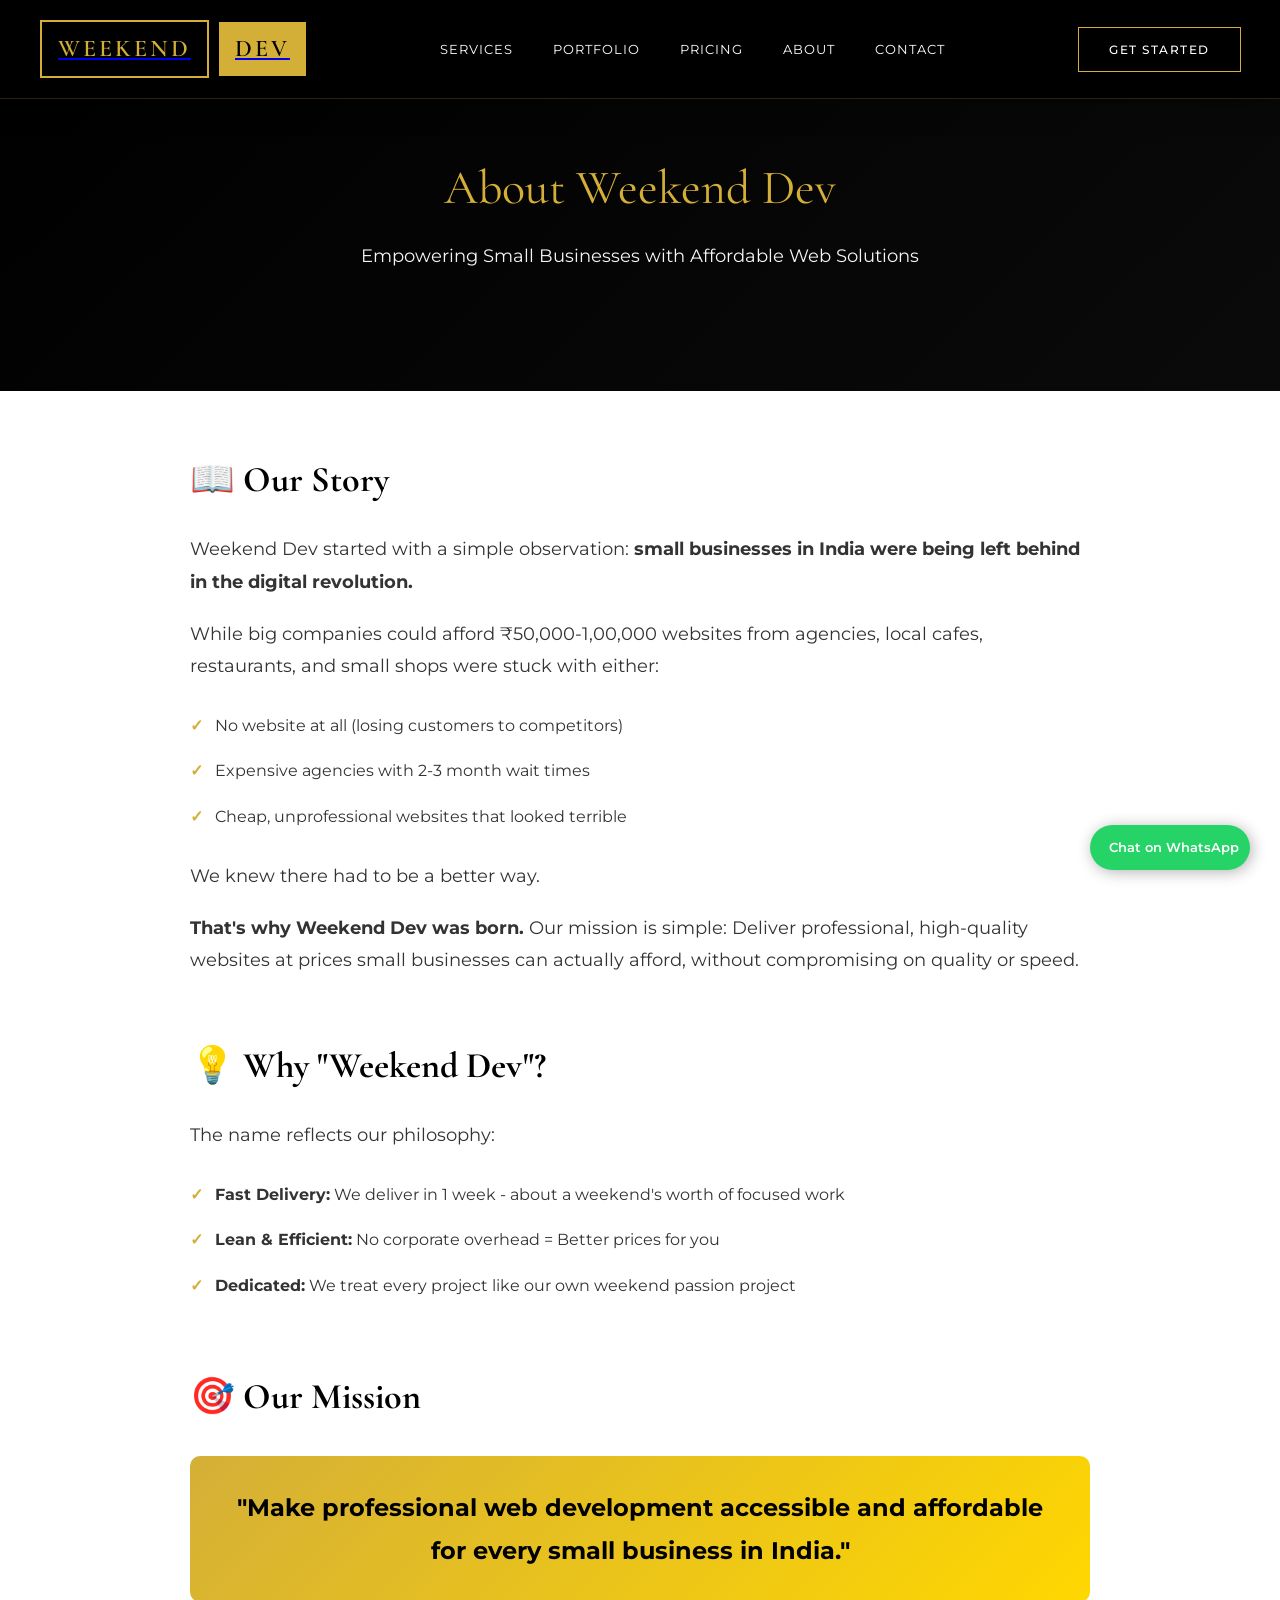
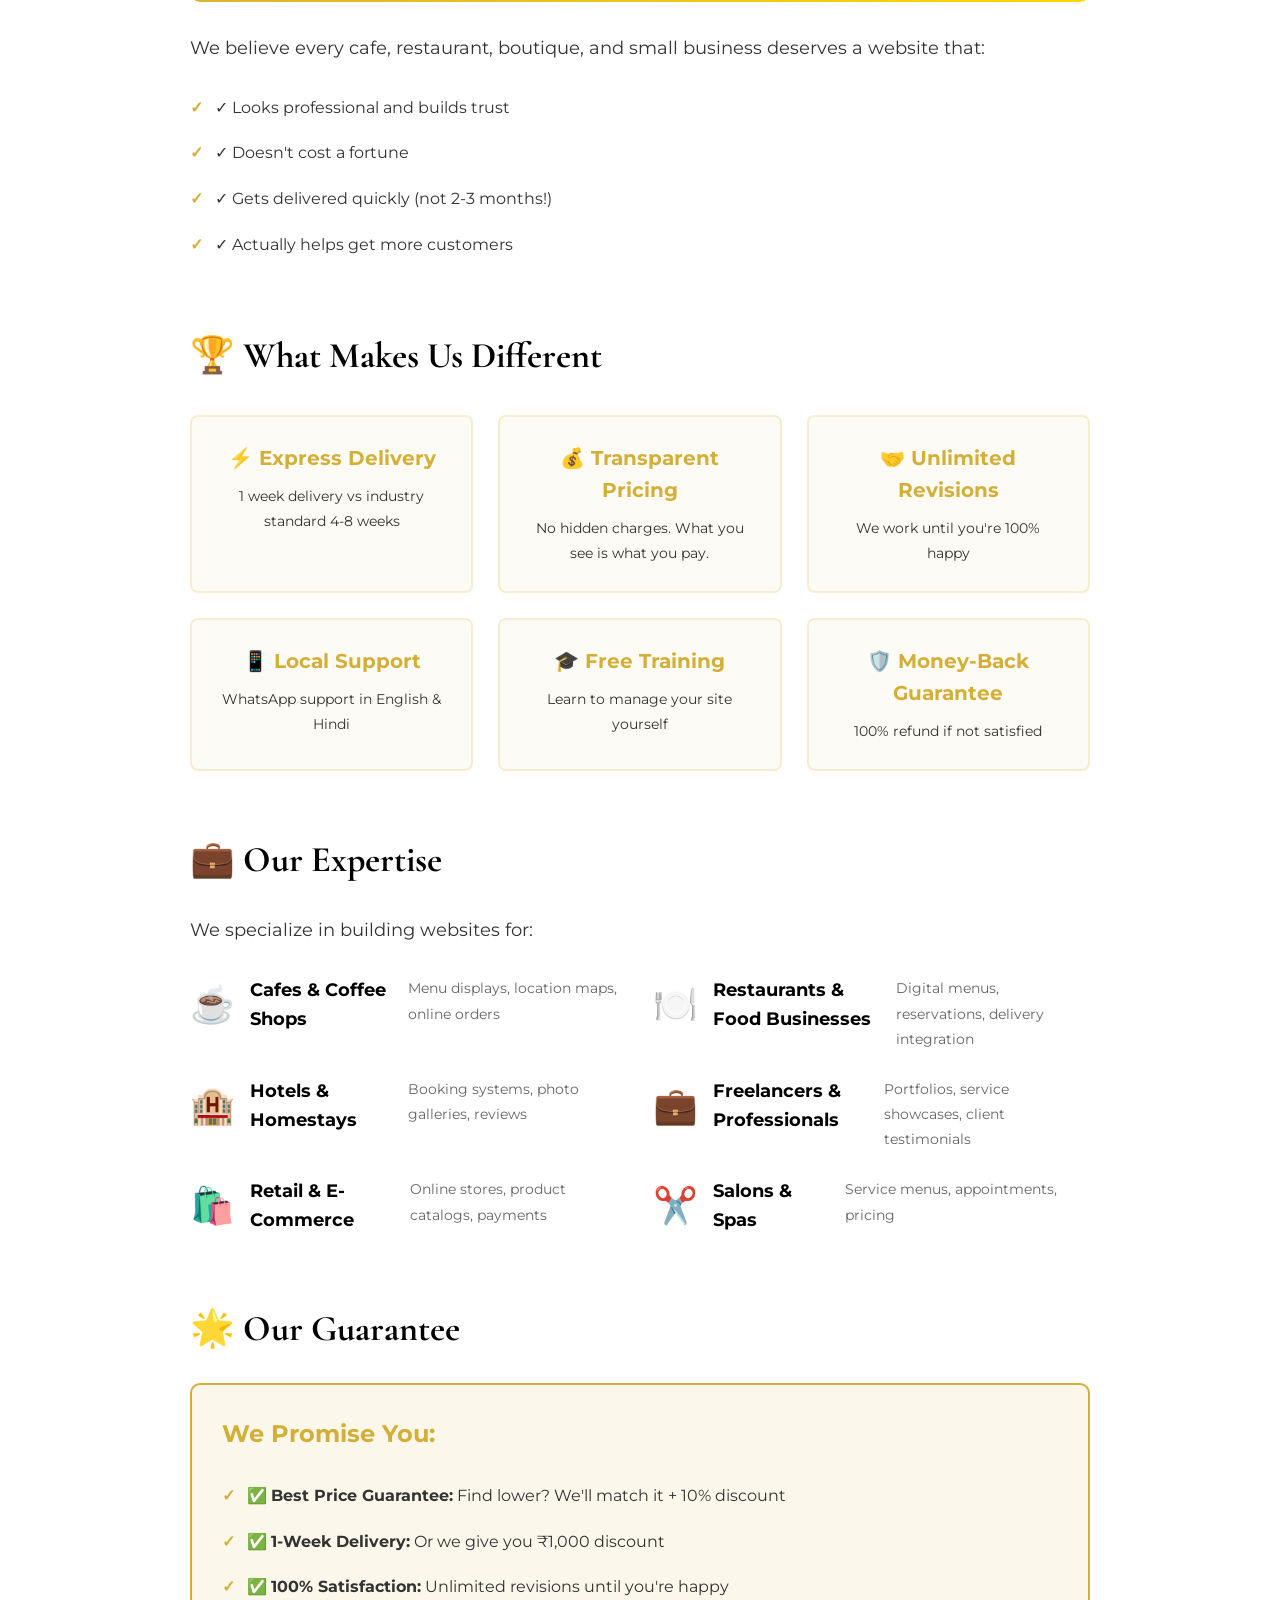
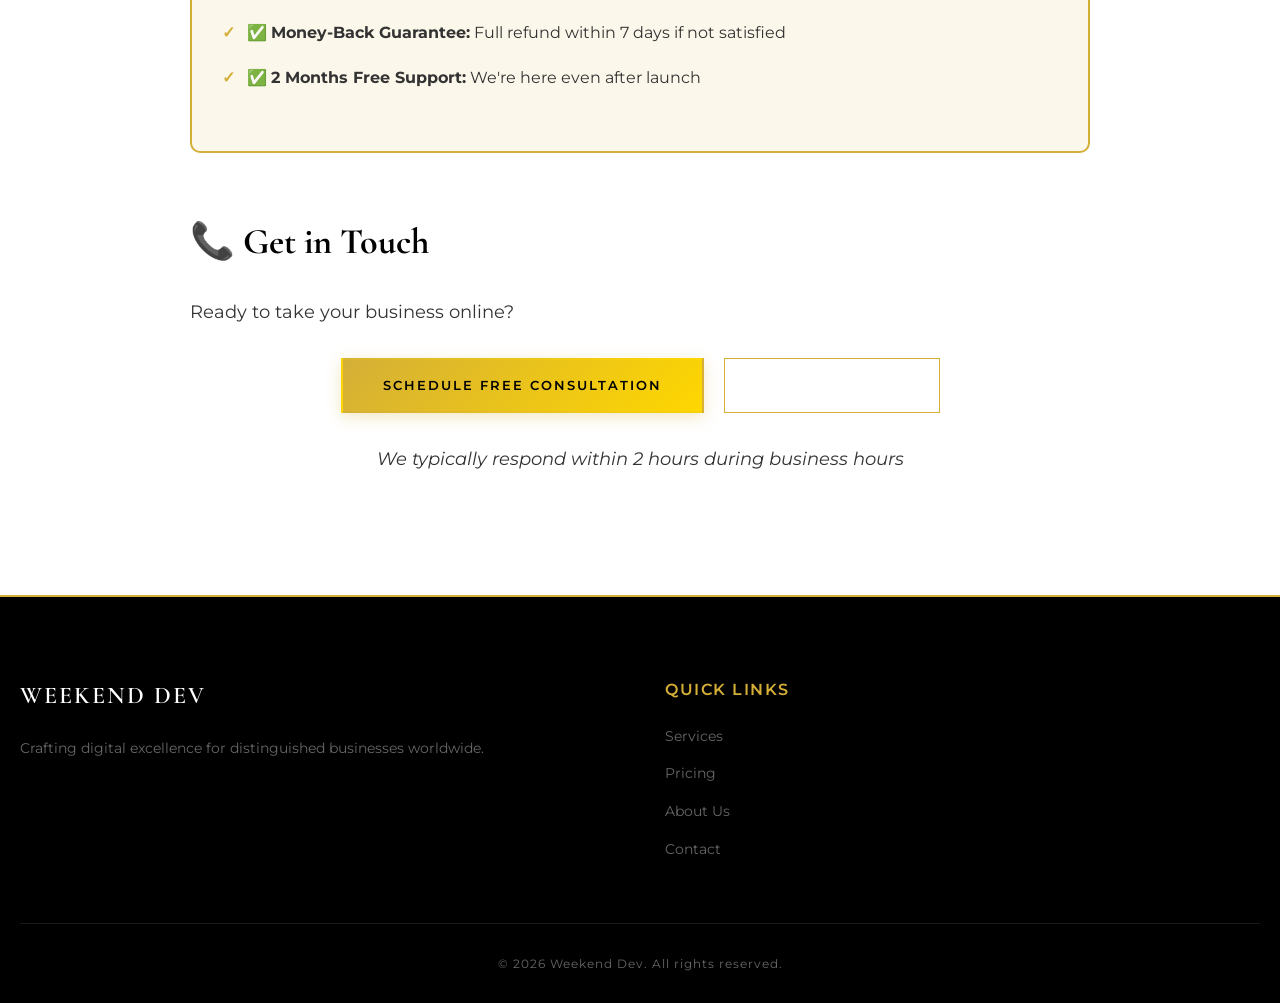
<file: about.html>
<!DOCTYPE html>
<html lang="en">
<head>
    <meta charset="UTF-8">
    <meta name="viewport" content="width=device-width, initial-scale=1.0">
    <title>About Us | Weekend Dev</title>
    <link rel="stylesheet" href="styles.css">
    <link rel="preconnect" href="https://fonts.googleapis.com">
    <link rel="preconnect" href="https://fonts.gstatic.com" crossorigin>
    <link href="https://fonts.googleapis.com/css2?family=Cormorant+Garamond:wght@300;400;600;700&family=Montserrat:wght@200;300;400;500;600&display=swap" rel="stylesheet">
</head>
<body>
    <!-- Navigation -->
    <nav class="navbar">
        <div class="nav-container">
            <a href="index.html" class="logo"><span class="logo-weekend">WEEKEND</span> <span class="logo-dev">DEV</span></a>
            <ul class="nav-menu">
                <li><a href="index.html#services">Services</a></li>
                <li><a href="index.html#portfolio">Portfolio</a></li>
                <li><a href="index.html#pricing">Pricing</a></li>
                <li><a href="about.html">About</a></li>
                <li><a href="index.html#contact">Contact</a></li>
            </ul>
            <div class="nav-cta">
                <a href="index.html#contact" class="btn-secondary">Get Started</a>
            </div>
        </div>
    </nav>

    <!-- About Hero -->
    <section class="service-hero">
        <div class="container">
            <h1>About Weekend Dev</h1>
            <p class="service-tagline">Empowering Small Businesses with Affordable Web Solutions</p>
        </div>
    </section>

    <!-- Our Story -->
    <section class="about-content">
        <div class="container">
            <div class="about-section">
                <h2>📖 Our Story</h2>
                <p>Weekend Dev started with a simple observation: <strong>small businesses in India were being left behind in the digital revolution.</strong></p>
                
                <p>While big companies could afford ₹50,000-1,00,000 websites from agencies, local cafes, restaurants, and small shops were stuck with either:</p>
                <ul>
                    <li>No website at all (losing customers to competitors)</li>
                    <li>Expensive agencies with 2-3 month wait times</li>
                    <li>Cheap, unprofessional websites that looked terrible</li>
                </ul>

                <p>We knew there had to be a better way.</p>

                <p><strong>That's why Weekend Dev was born.</strong> Our mission is simple: Deliver professional, high-quality websites at prices small businesses can actually afford, without compromising on quality or speed.</p>
            </div>

            <div class="about-section">
                <h2>💡 Why "Weekend Dev"?</h2>
                <p>The name reflects our philosophy:</p>
                <ul>
                    <li><strong>Fast Delivery:</strong> We deliver in 1 week - about a weekend's worth of focused work</li>
                    <li><strong>Lean & Efficient:</strong> No corporate overhead = Better prices for you</li>
                    <li><strong>Dedicated:</strong> We treat every project like our own weekend passion project</li>
                </ul>
            </div>

            <div class="about-section">
                <h2>🎯 Our Mission</h2>
                <div class="mission-box">
                    <p><strong>"Make professional web development accessible and affordable for every small business in India."</strong></p>
                </div>
                <p>We believe every cafe, restaurant, boutique, and small business deserves a website that:</p>
                <ul>
                    <li>✓ Looks professional and builds trust</li>
                    <li>✓ Doesn't cost a fortune</li>
                    <li>✓ Gets delivered quickly (not 2-3 months!)</li>
                    <li>✓ Actually helps get more customers</li>
                </ul>
            </div>

            <div class="about-section">
                <h2>🏆 What Makes Us Different</h2>
                <div class="difference-grid">
                    <div class="difference-card">
                        <h3>⚡ Express Delivery</h3>
                        <p>1 week delivery vs industry standard 4-8 weeks</p>
                    </div>
                    <div class="difference-card">
                        <h3>💰 Transparent Pricing</h3>
                        <p>No hidden charges. What you see is what you pay.</p>
                    </div>
                    <div class="difference-card">
                        <h3>🤝 Unlimited Revisions</h3>
                        <p>We work until you're 100% happy</p>
                    </div>
                    <div class="difference-card">
                        <h3>📱 Local Support</h3>
                        <p>WhatsApp support in English & Hindi</p>
                    </div>
                    <div class="difference-card">
                        <h3>🎓 Free Training</h3>
                        <p>Learn to manage your site yourself</p>
                    </div>
                    <div class="difference-card">
                        <h3>🛡️ Money-Back Guarantee</h3>
                        <p>100% refund if not satisfied</p>
                    </div>
                </div>
            </div>

            <div class="about-section">
                <h2>💼 Our Expertise</h2>
                <p>We specialize in building websites for:</p>
                <div class="expertise-list">
                    <div class="expertise-item">
                        <span class="expertise-icon">☕</span>
                        <h4>Cafes & Coffee Shops</h4>
                        <p>Menu displays, location maps, online orders</p>
                    </div>
                    <div class="expertise-item">
                        <span class="expertise-icon">🍽️</span>
                        <h4>Restaurants & Food Businesses</h4>
                        <p>Digital menus, reservations, delivery integration</p>
                    </div>
                    <div class="expertise-item">
                        <span class="expertise-icon">🏨</span>
                        <h4>Hotels & Homestays</h4>
                        <p>Booking systems, photo galleries, reviews</p>
                    </div>
                    <div class="expertise-item">
                        <span class="expertise-icon">💼</span>
                        <h4>Freelancers & Professionals</h4>
                        <p>Portfolios, service showcases, client testimonials</p>
                    </div>
                    <div class="expertise-item">
                        <span class="expertise-icon">🛍️</span>
                        <h4>Retail & E-Commerce</h4>
                        <p>Online stores, product catalogs, payments</p>
                    </div>
                    <div class="expertise-item">
                        <span class="expertise-icon">✂️</span>
                        <h4>Salons & Spas</h4>
                        <p>Service menus, appointments, pricing</p>
                    </div>
                </div>
            </div>

            <div class="about-section">
                <h2>🌟 Our Guarantee</h2>
                <div class="guarantee-box">
                    <h3>We Promise You:</h3>
                    <ul>
                        <li>✅ <strong>Best Price Guarantee:</strong> Find lower? We'll match it + 10% discount</li>
                        <li>✅ <strong>1-Week Delivery:</strong> Or we give you ₹1,000 discount</li>
                        <li>✅ <strong>100% Satisfaction:</strong> Unlimited revisions until you're happy</li>
                        <li>✅ <strong>Money-Back Guarantee:</strong> Full refund within 7 days if not satisfied</li>
                        <li>✅ <strong>2 Months Free Support:</strong> We're here even after launch</li>
                    </ul>
                </div>
            </div>

            <div class="about-section">
                <h2>📞 Get in Touch</h2>
                <p>Ready to take your business online?</p>
                <div class="about-cta">
                    <a href="index.html#contact" class="btn-primary">Schedule Free Consultation</a>
                    <a href="https://wa.me/919491376372" class="btn-secondary" target="_blank">WhatsApp Us Now</a>
                </div>
                <p class="about-note">We typically respond within 2 hours during business hours</p>
            </div>
        </div>
    </section>

    <!-- Footer -->
    <footer class="footer">
        <div class="container">
            <div class="footer-content">
                <div class="footer-section">
                    <h3>WEEKEND DEV</h3>
                    <p>Crafting digital excellence for distinguished businesses worldwide.</p>
                </div>
                <div class="footer-section">
                    <h4>Quick Links</h4>
                    <ul>
                        <li><a href="index.html#services">Services</a></li>
                        <li><a href="index.html#pricing">Pricing</a></li>
                        <li><a href="about.html">About Us</a></li>
                        <li><a href="index.html#contact">Contact</a></li>
                    </ul>
                </div>
            </div>
            <div class="footer-bottom">
                <p>&copy; 2026 Weekend Dev. All rights reserved.</p>
            </div>
        </div>
    </footer>

    <script src="script.js"></script>

    <!-- WhatsApp Floating Button -->
    <a href="https://wa.me/919491376372?text=Hi!%20I'm%20interested%20in%20your%20web%20development%20services" 
       class="whatsapp-float" 
       target="_blank"
       aria-label="Chat on WhatsApp">
        <svg viewBox="0 0 32 32" class="whatsapp-icon">
            <path fill="currentColor" d="M16 0c-8.837 0-16 7.163-16 16 0 2.825 0.737 5.607 2.137 8.048l-2.137 7.952 7.933-2.127c2.42 1.37 5.173 2.127 8.067 2.127 8.837 0 16-7.163 16-16s-7.163-16-16-16zM16 29.467c-2.482 0-4.908-0.646-7.07-1.87l-0.507-0.292-4.713 1.262 1.262-4.669-0.292-0.508c-1.207-2.100-1.847-4.507-1.847-6.993 0-7.168 5.832-13 13-13s13 5.832 13 13-5.832 13-13 13zM21.933 19.1c-0.18-0.090-1.070-0.525-1.235-0.585s-0.287-0.090-0.407 0.090c-0.12 0.18-0.465 0.585-0.57 0.705s-0.21 0.135-0.39 0.045c-0.18-0.090-0.76-0.28-1.447-0.892-0.535-0.477-0.897-1.067-1.002-1.247s-0.012-0.277 0.078-0.367c0.082-0.082 0.18-0.21 0.27-0.315s0.12-0.18 0.18-0.3 0.030-0.225-0.015-0.315c-0.045-0.090-0.405-0.975-0.555-1.335s-0.285-0.3-0.405-0.3c-0.105-0.008-0.225-0.008-0.345-0.008s-0.315 0.045-0.48 0.225c-0.165 0.18-0.63 0.615-0.63 1.5s0.645 1.74 0.735 1.86 1.275 1.95 3.090 2.73c0.435 0.187 0.773 0.3 1.035 0.382 0.435 0.135 0.832 0.115 1.147 0.070 0.352-0.052 1.070-0.437 1.222-0.857s0.15-0.78 0.105-0.857c-0.045-0.090-0.165-0.135-0.345-0.225z"/>
        </svg>
        <span class="whatsapp-text">Chat on WhatsApp</span>
    </a>
</body>
</html>
</file>
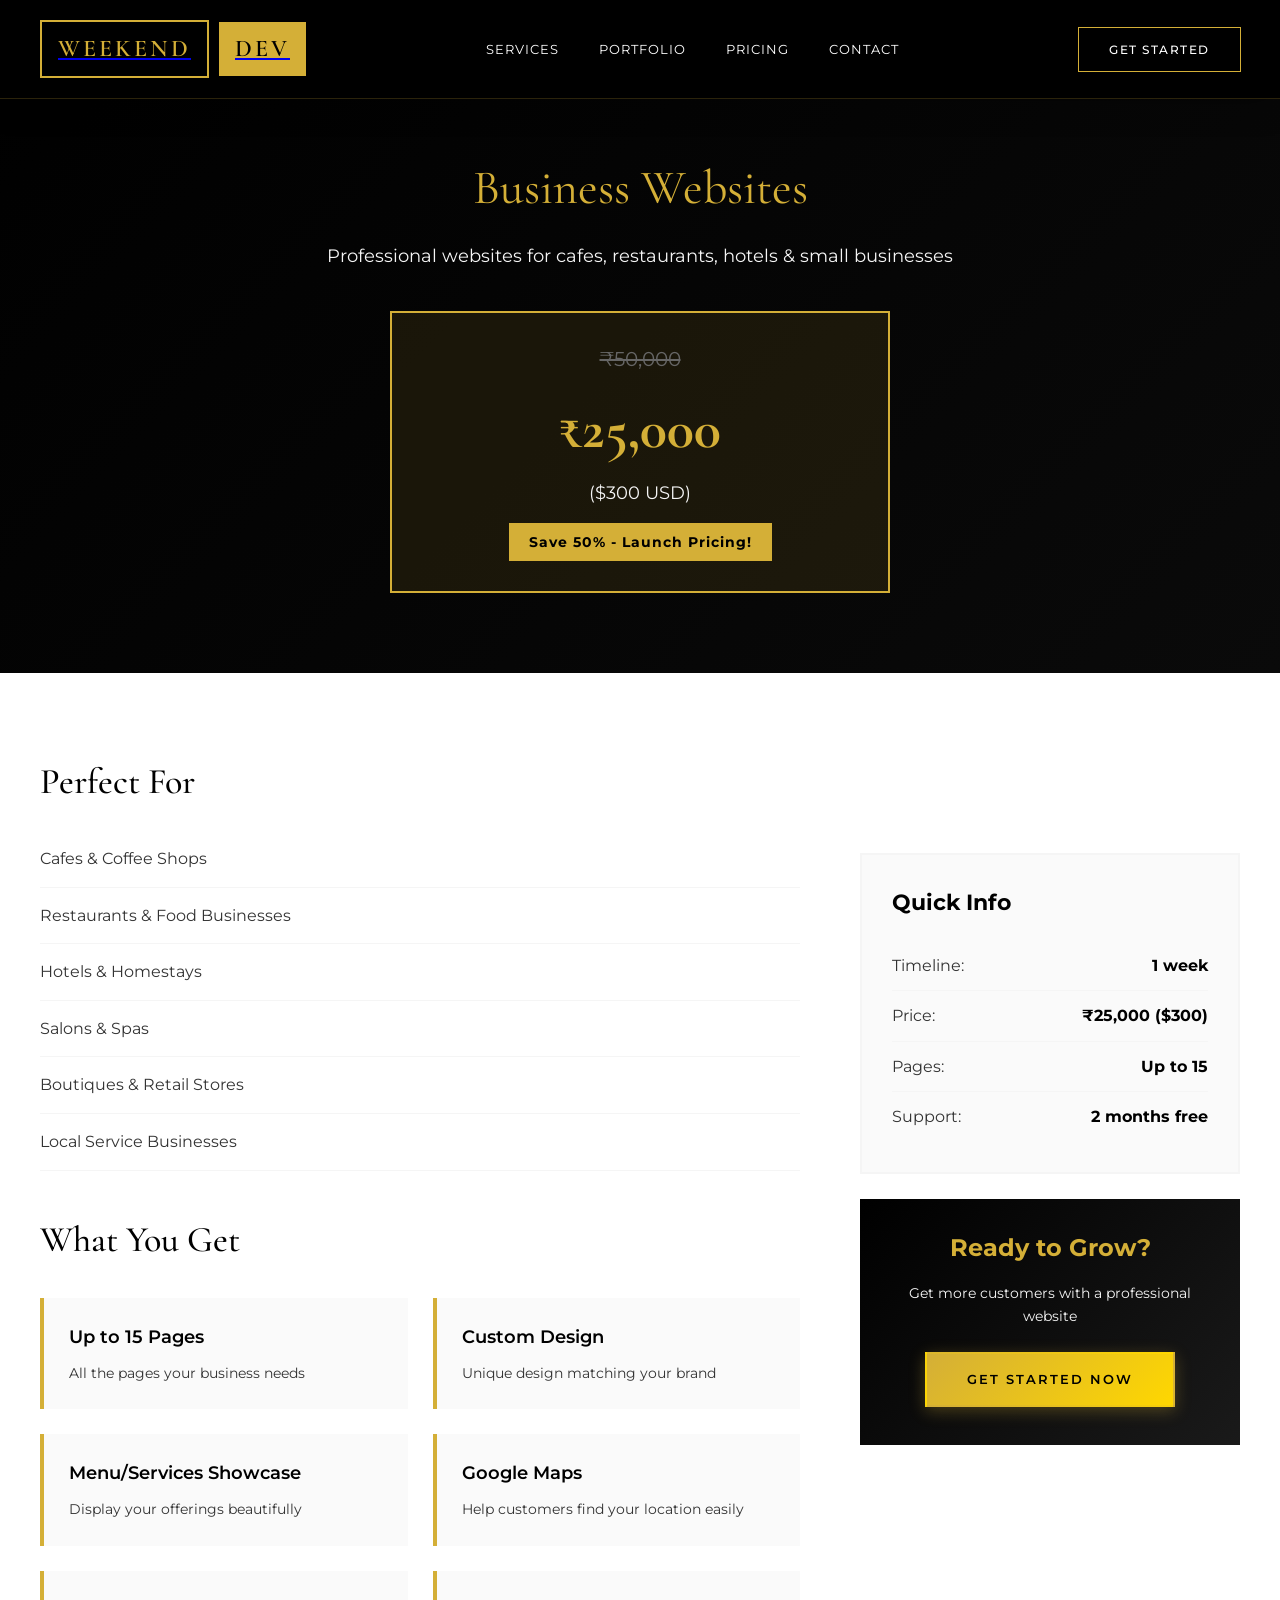
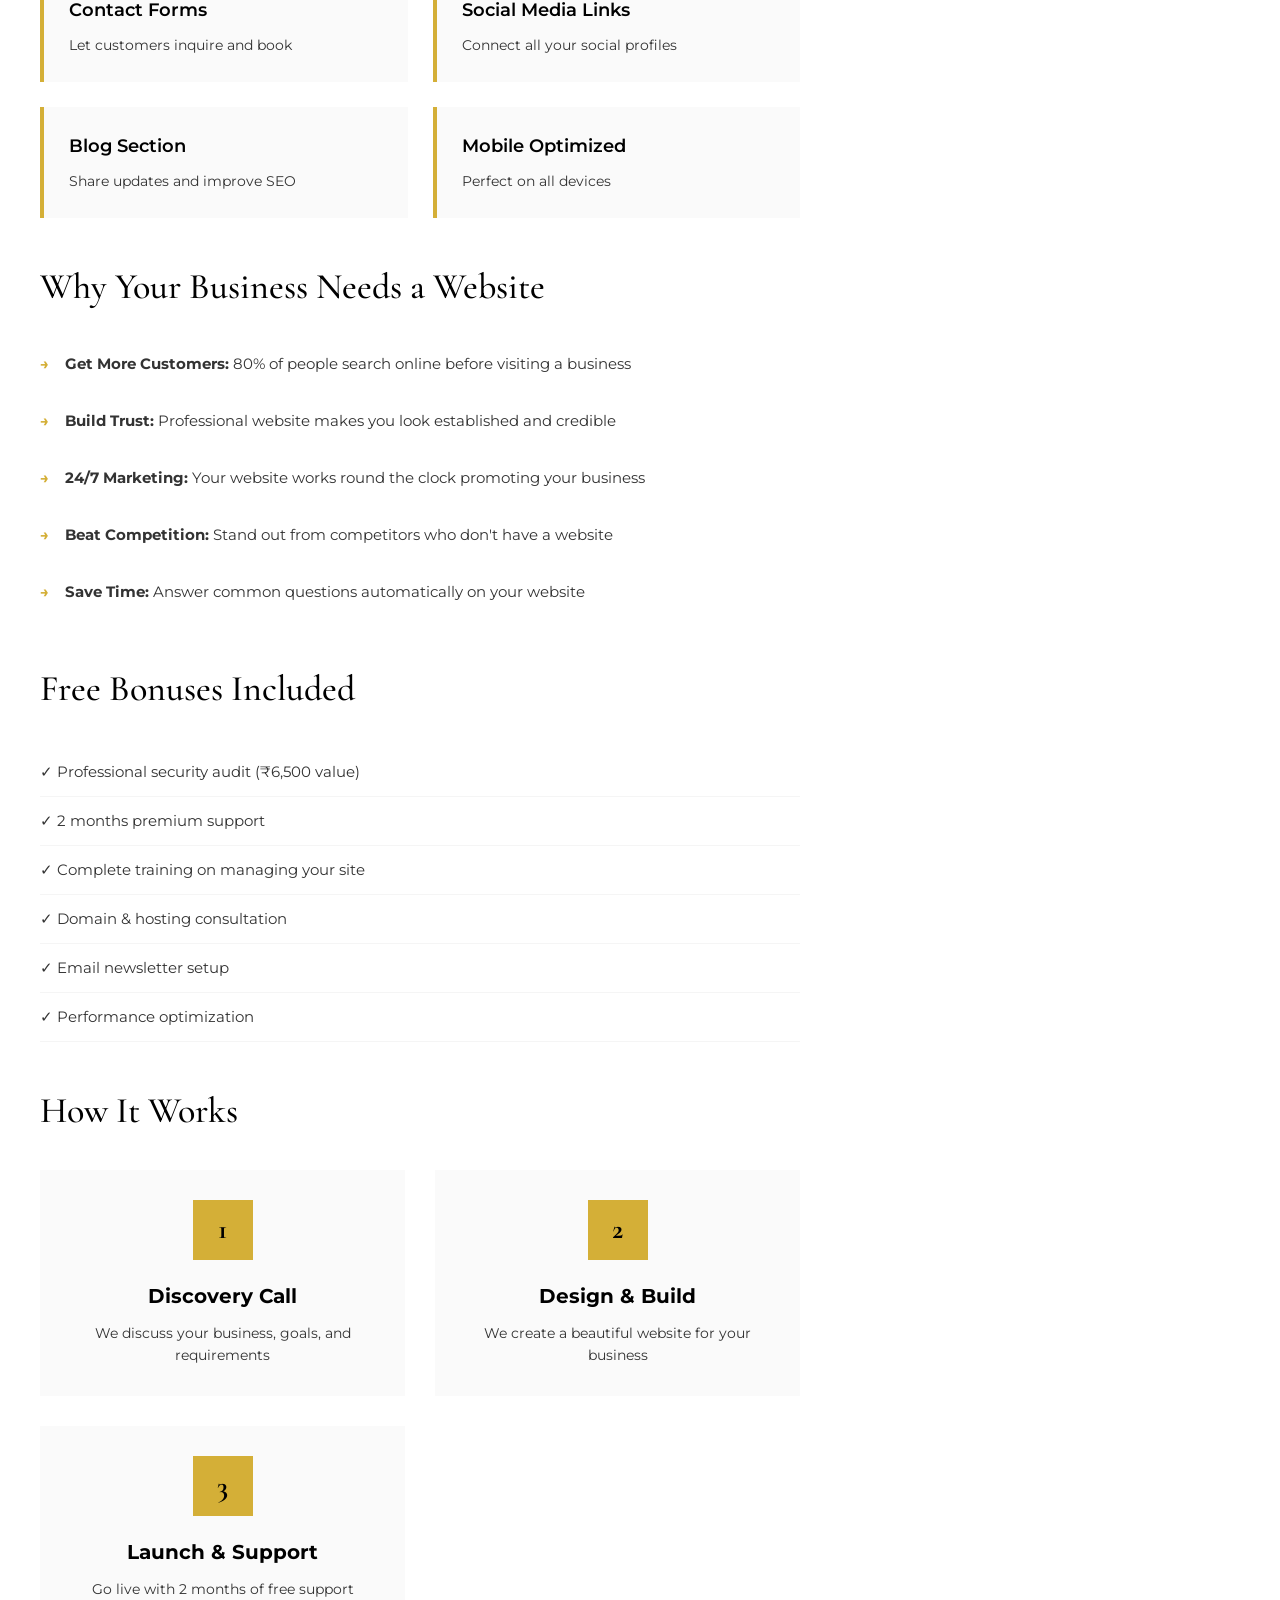
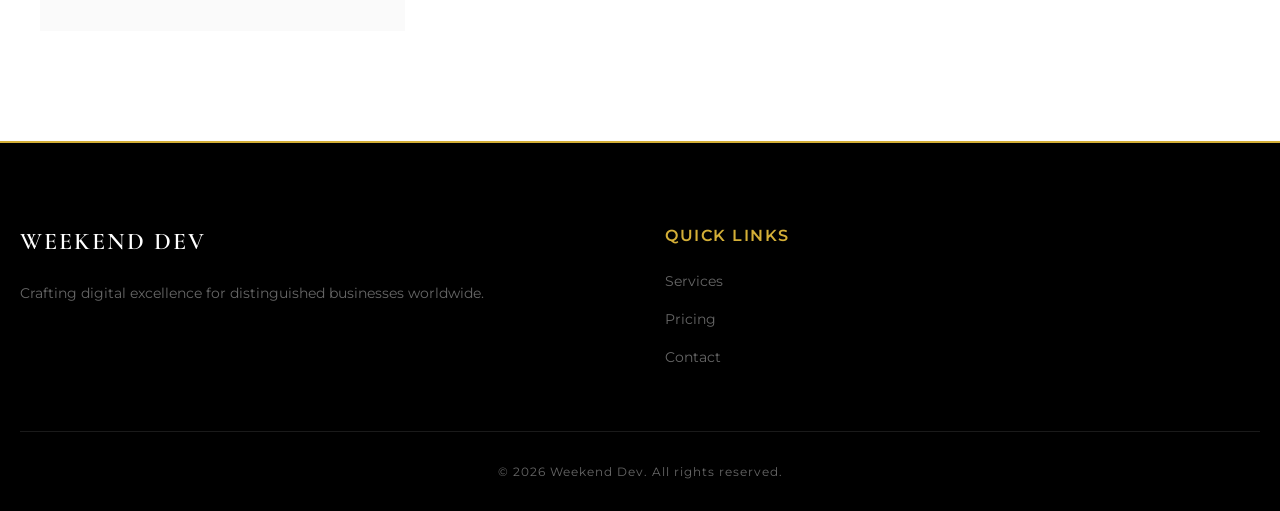
<file: service-business.html>
<!DOCTYPE html>
<html lang="en">
<head>
    <meta charset="UTF-8">
    <meta name="viewport" content="width=device-width, initial-scale=1.0">
    <title>Business Websites | Weekend Dev</title>
    <link rel="stylesheet" href="styles.css">
    <link rel="preconnect" href="https://fonts.googleapis.com">
    <link rel="preconnect" href="https://fonts.gstatic.com" crossorigin>
    <link href="https://fonts.googleapis.com/css2?family=Cormorant+Garamond:wght@300;400;600;700&family=Montserrat:wght@200;300;400;500;600&display=swap" rel="stylesheet">
</head>
<body>
    <!-- Navigation -->
    <nav class="navbar">
        <div class="nav-container">
            <a href="index.html" class="logo"><span class="logo-weekend">WEEKEND</span> <span class="logo-dev">DEV</span></a>
            <ul class="nav-menu">
                <li><a href="index.html#services">Services</a></li>
                <li><a href="index.html#portfolio">Portfolio</a></li>
                <li><a href="index.html#pricing">Pricing</a></li>
                <li><a href="index.html#contact">Contact</a></li>
            </ul>
            <div class="nav-cta">
                <a href="index.html#contact" class="btn-secondary">Get Started</a>
            </div>
        </div>
    </nav>

    <!-- Service Hero -->
    <section class="service-hero">
        <div class="container">
            <h1>Business Websites</h1>
            <p class="service-tagline">Professional websites for cafes, restaurants, hotels & small businesses</p>
            
            <div class="service-price-box">
                <div class="price-strike">₹50,000</div>
                <div class="price-main">₹25,000</div>
                <div class="price-sub">($300 USD)</div>
                <div class="price-save">Save 50% - Launch Pricing!</div>
            </div>
        </div>
    </section>

    <!-- Service Details -->
    <section class="service-content">
        <div class="container">
            <div class="content-layout">
                <div class="content-main">
                    <h2>Perfect For</h2>
                    <ul class="large-list">
                        <li>Cafes & Coffee Shops</li>
                        <li>Restaurants & Food Businesses</li>
                        <li>Hotels & Homestays</li>
                        <li>Salons & Spas</li>
                        <li>Boutiques & Retail Stores</li>
                        <li>Local Service Businesses</li>
                    </ul>

                    <h2>What You Get</h2>
                    <div class="features-grid">
                        <div class="feature-box">
                            <h3>Up to 15 Pages</h3>
                            <p>All the pages your business needs</p>
                        </div>
                        <div class="feature-box">
                            <h3>Custom Design</h3>
                            <p>Unique design matching your brand</p>
                        </div>
                        <div class="feature-box">
                            <h3>Menu/Services Showcase</h3>
                            <p>Display your offerings beautifully</p>
                        </div>
                        <div class="feature-box">
                            <h3>Google Maps</h3>
                            <p>Help customers find your location easily</p>
                        </div>
                        <div class="feature-box">
                            <h3>Contact Forms</h3>
                            <p>Let customers inquire and book</p>
                        </div>
                        <div class="feature-box">
                            <h3>Social Media Links</h3>
                            <p>Connect all your social profiles</p>
                        </div>
                        <div class="feature-box">
                            <h3>Blog Section</h3>
                            <p>Share updates and improve SEO</p>
                        </div>
                        <div class="feature-box">
                            <h3>Mobile Optimized</h3>
                            <p>Perfect on all devices</p>
                        </div>
                    </div>

                    <h2>Why Your Business Needs a Website</h2>
                    <ul class="benefit-list">
                        <li><strong>Get More Customers:</strong> 80% of people search online before visiting a business</li>
                        <li><strong>Build Trust:</strong> Professional website makes you look established and credible</li>
                        <li><strong>24/7 Marketing:</strong> Your website works round the clock promoting your business</li>
                        <li><strong>Beat Competition:</strong> Stand out from competitors who don't have a website</li>
                        <li><strong>Save Time:</strong> Answer common questions automatically on your website</li>
                    </ul>

                    <h2>Free Bonuses Included</h2>
                    <ul class="bonus-list">
                        <li>✓ Professional security audit (₹6,500 value)</li>
                        <li>✓ 2 months premium support</li>
                        <li>✓ Complete training on managing your site</li>
                        <li>✓ Domain & hosting consultation</li>
                        <li>✓ Email newsletter setup</li>
                        <li>✓ Performance optimization</li>
                    </ul>

                    <h2>How It Works</h2>
                    <div class="process-simple">
                        <div class="step-box">
                            <div class="step-num">1</div>
                            <h4>Discovery Call</h4>
                            <p>We discuss your business, goals, and requirements</p>
                        </div>
                        <div class="step-box">
                            <div class="step-num">2</div>
                            <h4>Design & Build</h4>
                            <p>We create a beautiful website for your business</p>
                        </div>
                        <div class="step-box">
                            <div class="step-num">3</div>
                            <h4>Launch & Support</h4>
                            <p>Go live with 2 months of free support</p>
                        </div>
                    </div>
                </div>

                <div class="content-sidebar">
                    <div class="sticky-box">
                        <div class="info-box">
                            <h3>Quick Info</h3>
                            <div class="info-row">
                                <span>Timeline:</span>
                                <strong>1 week</strong>
                            </div>
                            <div class="info-row">
                                <span>Price:</span>
                                <strong>₹25,000 ($300)</strong>
                            </div>
                            <div class="info-row">
                                <span>Pages:</span>
                                <strong>Up to 15</strong>
                            </div>
                            <div class="info-row">
                                <span>Support:</span>
                                <strong>2 months free</strong>
                            </div>
                        </div>

                        <div class="cta-box">
                            <h3>Ready to Grow?</h3>
                            <p>Get more customers with a professional website</p>
                            <a href="index.html#contact" class="btn-primary">Get Started Now</a>
                        </div>
                    </div>
                </div>
            </div>
        </div>
    </section>

    <!-- Footer -->
    <footer class="footer">
        <div class="container">
            <div class="footer-content">
                <div class="footer-section">
                    <h3>WEEKEND DEV</h3>
                    <p>Crafting digital excellence for distinguished businesses worldwide.</p>
                </div>
                <div class="footer-section">
                    <h4>Quick Links</h4>
                    <ul>
                        <li><a href="index.html#services">Services</a></li>
                        <li><a href="index.html#pricing">Pricing</a></li>
                        <li><a href="index.html#contact">Contact</a></li>
                    </ul>
                </div>
            </div>
            <div class="footer-bottom">
                <p>&copy; 2026 Weekend Dev. All rights reserved.</p>
            </div>
        </div>
    </footer>

    <script src="script.js"></script>
</body>
</html>
</file>
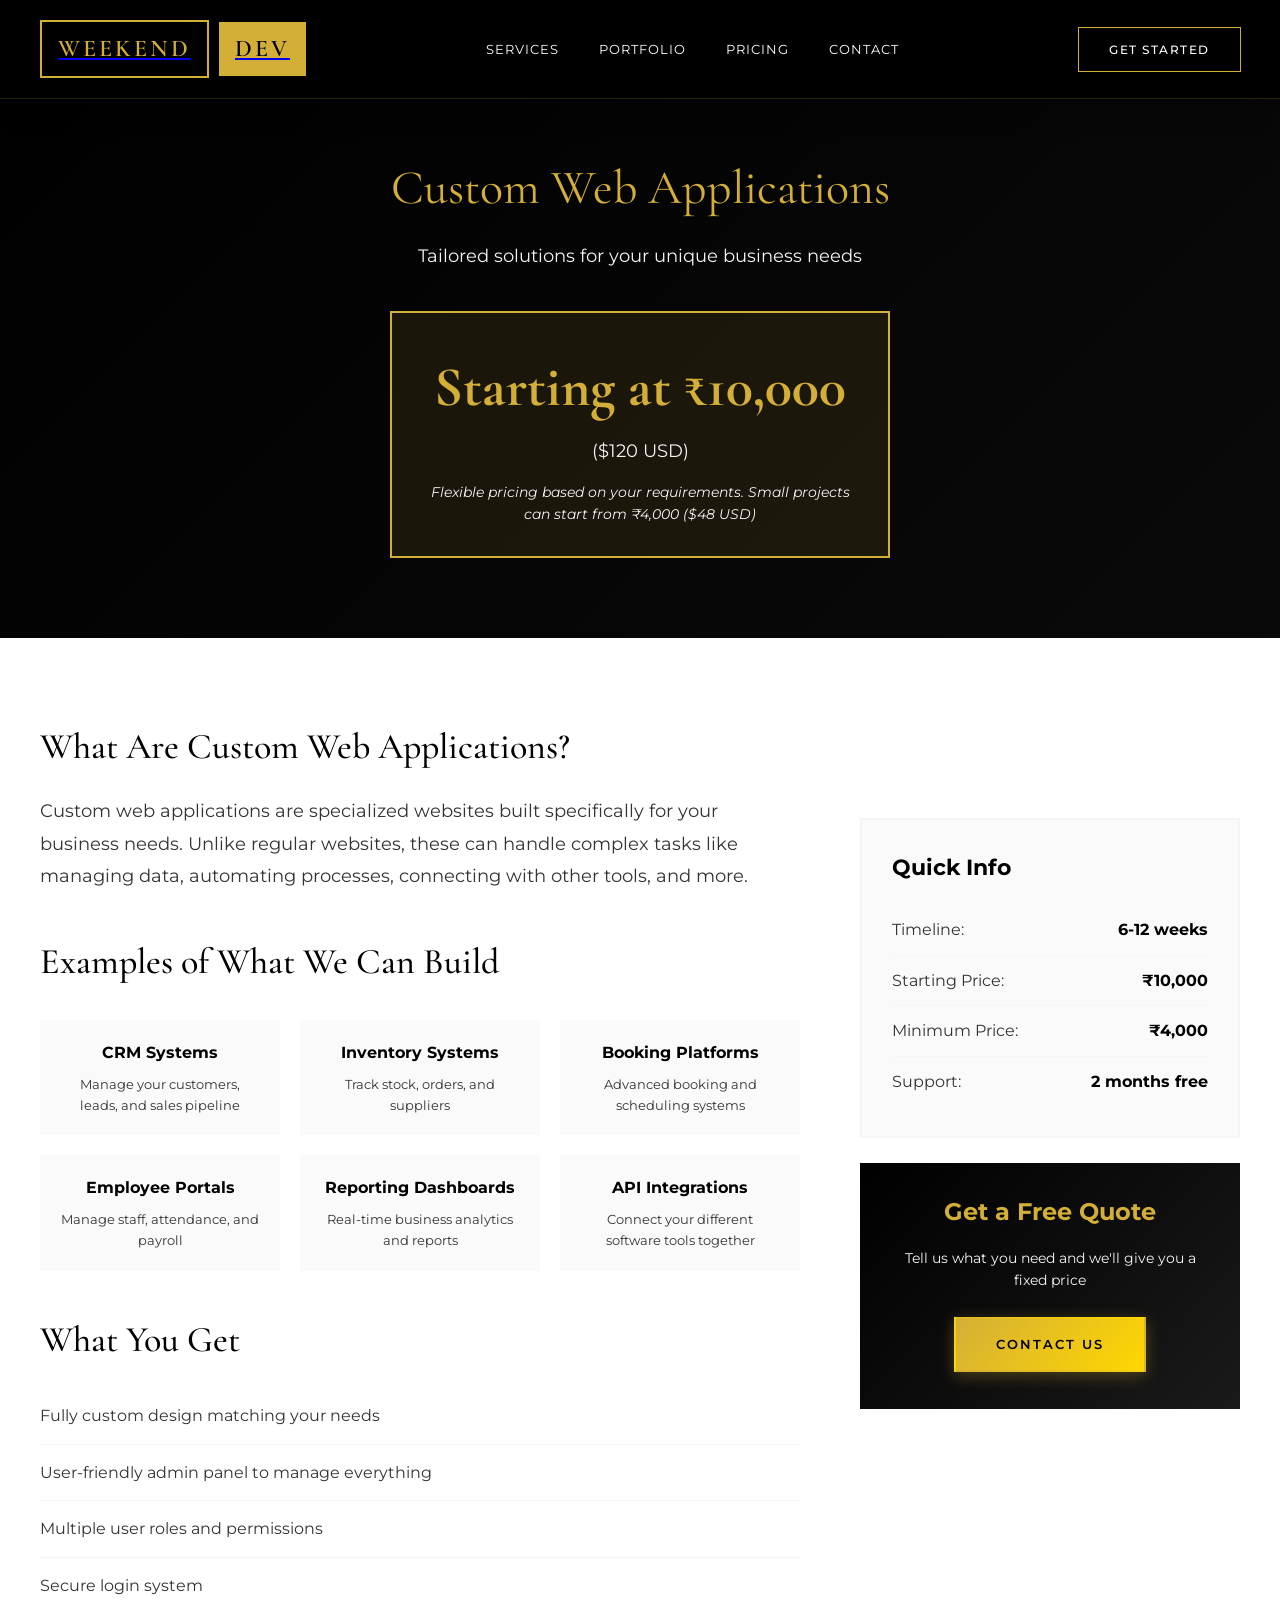
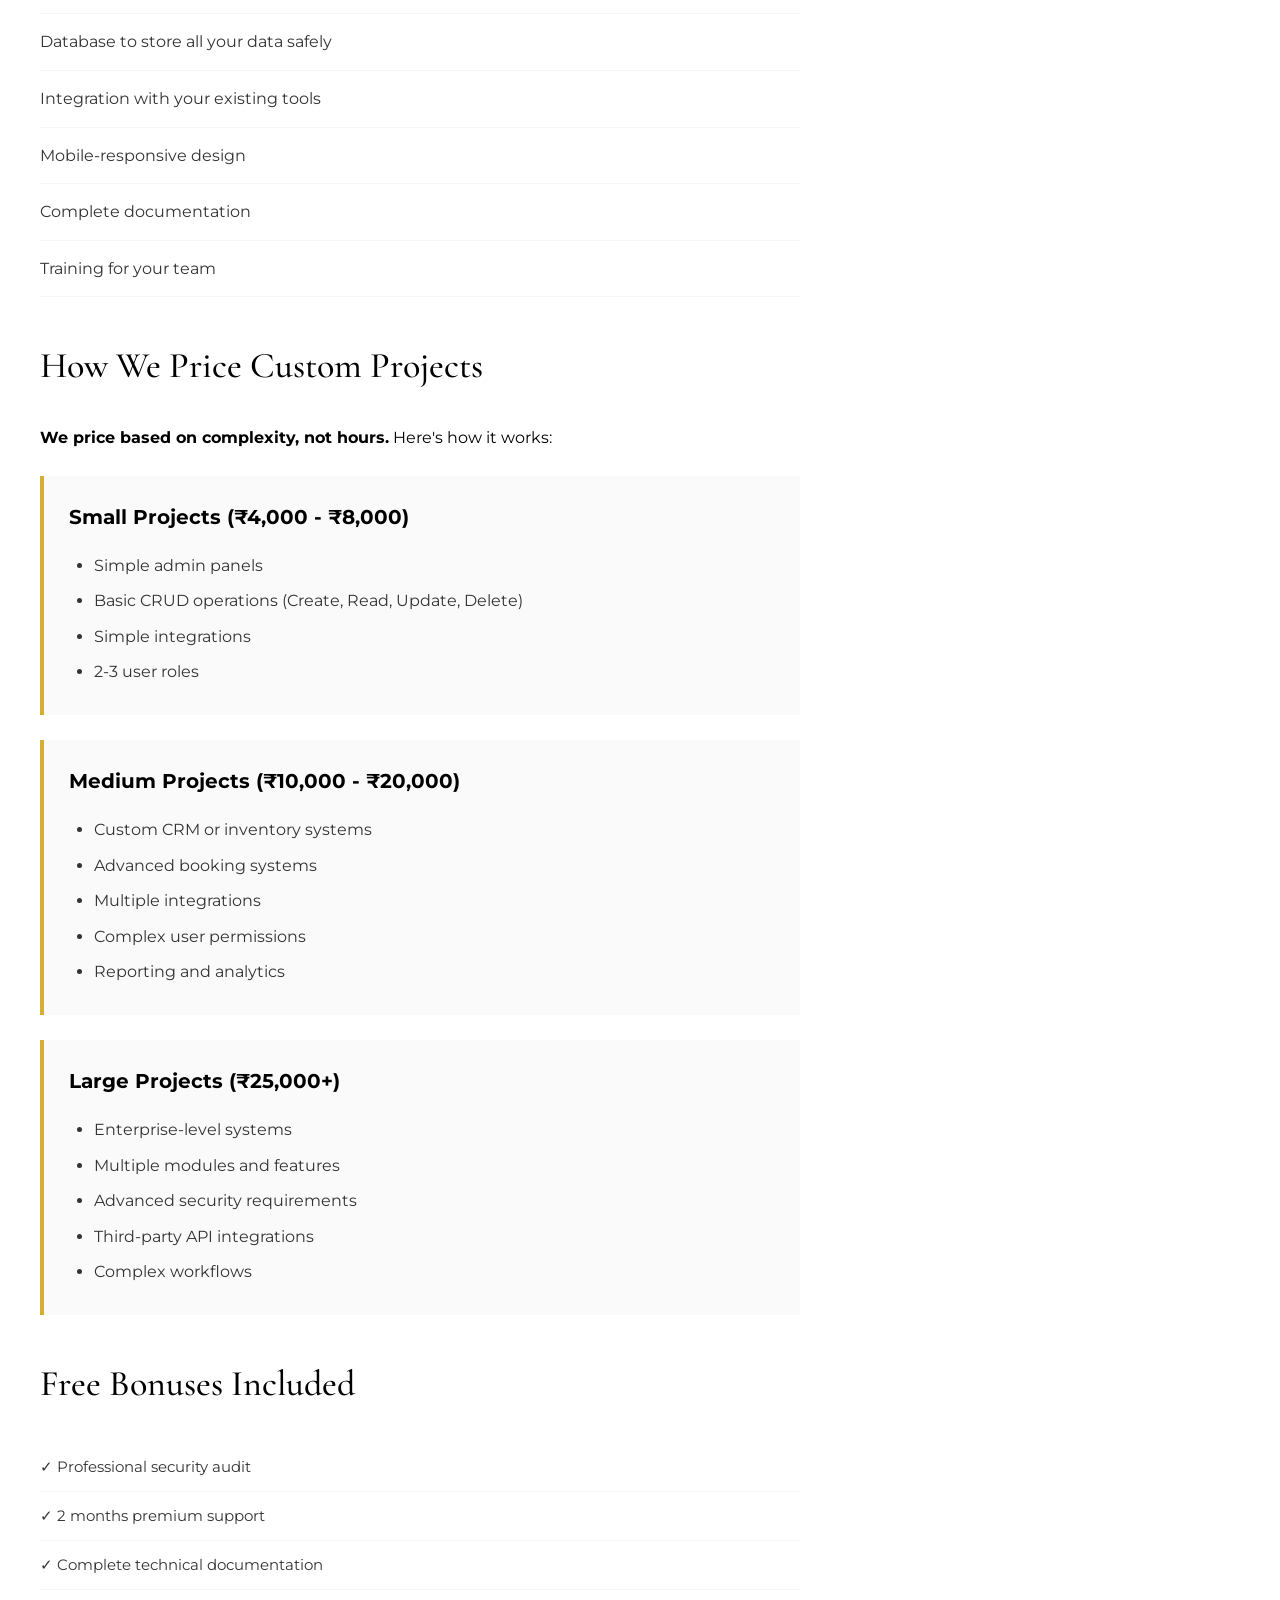
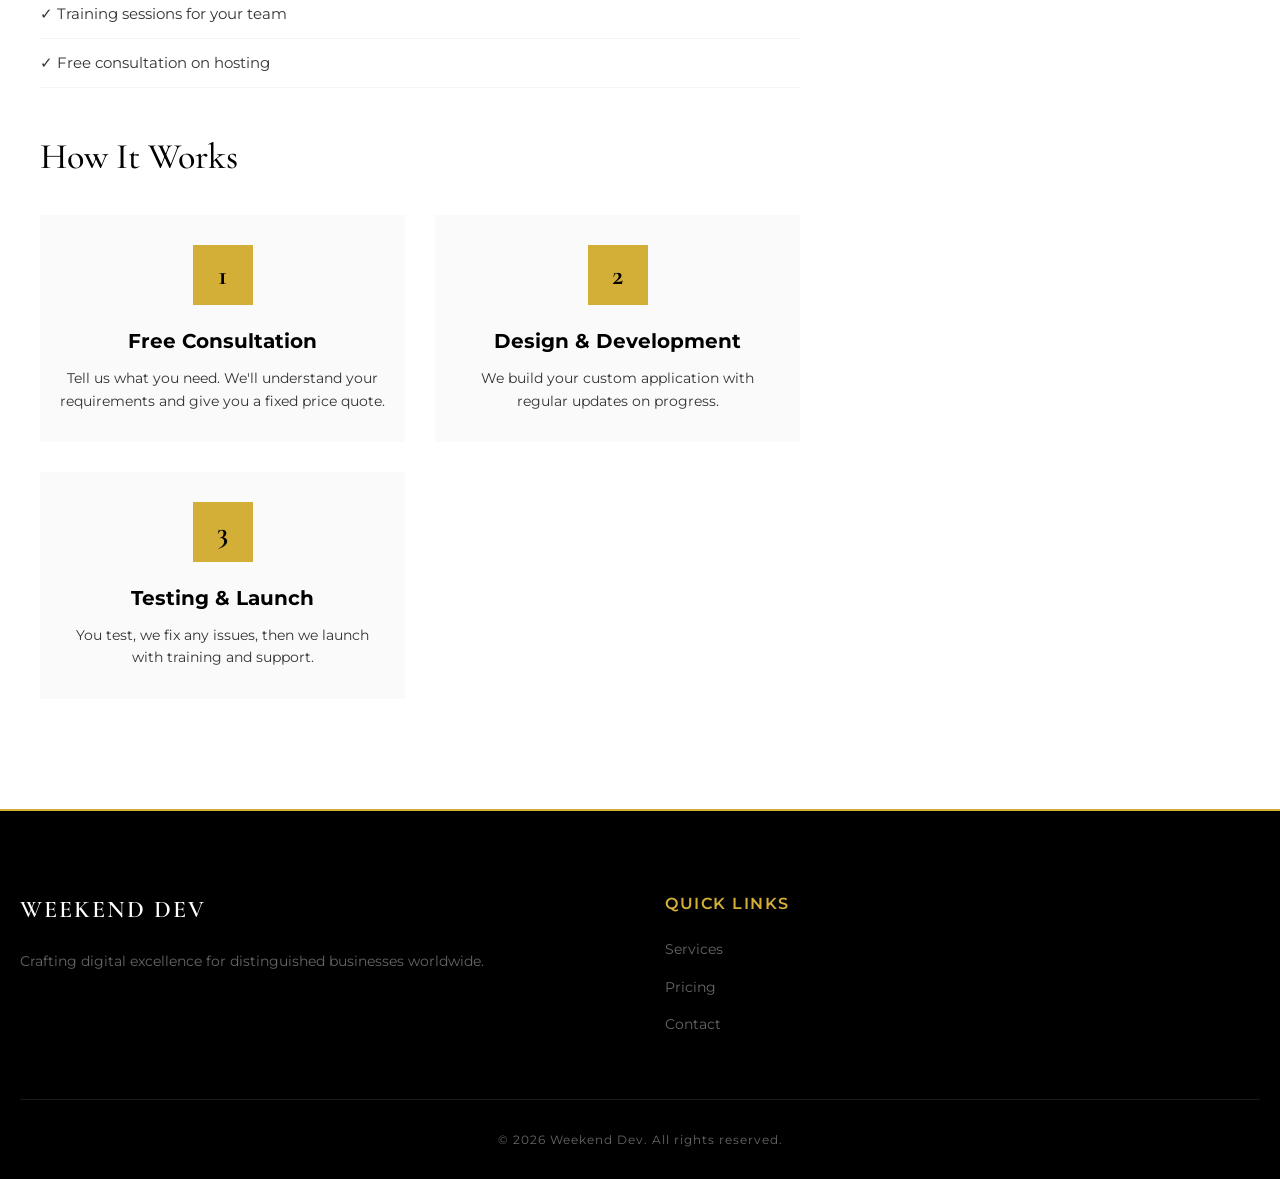
<file: service-custom.html>
<!DOCTYPE html>
<html lang="en">
<head>
    <meta charset="UTF-8">
    <meta name="viewport" content="width=device-width, initial-scale=1.0">
    <title>Custom Web Applications | Weekend Dev</title>
    <link rel="stylesheet" href="styles.css">
    <link rel="preconnect" href="https://fonts.googleapis.com">
    <link rel="preconnect" href="https://fonts.gstatic.com" crossorigin>
    <link href="https://fonts.googleapis.com/css2?family=Cormorant+Garamond:wght@300;400;600;700&family=Montserrat:wght@200;300;400;500;600&display=swap" rel="stylesheet">
</head>
<body>
    <!-- Navigation -->
    <nav class="navbar">
        <div class="nav-container">
            <a href="index.html" class="logo"><span class="logo-weekend">WEEKEND</span> <span class="logo-dev">DEV</span></a>
            <ul class="nav-menu">
                <li><a href="index.html#services">Services</a></li>
                <li><a href="index.html#portfolio">Portfolio</a></li>
                <li><a href="index.html#pricing">Pricing</a></li>
                <li><a href="index.html#contact">Contact</a></li>
            </ul>
            <div class="nav-cta">
                <a href="index.html#contact" class="btn-secondary">Get Started</a>
            </div>
        </div>
    </nav>

    <!-- Service Hero -->
    <section class="service-hero">
        <div class="container">
            <h1>Custom Web Applications</h1>
            <p class="service-tagline">Tailored solutions for your unique business needs</p>
            
            <div class="service-price-box">
                <div class="price-main">Starting at ₹10,000</div>
                <div class="price-sub">($120 USD)</div>
                <div class="price-note">Flexible pricing based on your requirements. Small projects can start from ₹4,000 ($48 USD)</div>
            </div>
        </div>
    </section>

    <!-- Service Details -->
    <section class="service-content">
        <div class="container">
            <div class="content-layout">
                <div class="content-main">
                    <h2>What Are Custom Web Applications?</h2>
                    <p class="intro-text">Custom web applications are specialized websites built specifically for your business needs. Unlike regular websites, these can handle complex tasks like managing data, automating processes, connecting with other tools, and more.</p>

                    <h2>Examples of What We Can Build</h2>
                    <div class="examples-grid">
                        <div class="example-box">
                            <h4>CRM Systems</h4>
                            <p>Manage your customers, leads, and sales pipeline</p>
                        </div>
                        <div class="example-box">
                            <h4>Inventory Systems</h4>
                            <p>Track stock, orders, and suppliers</p>
                        </div>
                        <div class="example-box">
                            <h4>Booking Platforms</h4>
                            <p>Advanced booking and scheduling systems</p>
                        </div>
                        <div class="example-box">
                            <h4>Employee Portals</h4>
                            <p>Manage staff, attendance, and payroll</p>
                        </div>
                        <div class="example-box">
                            <h4>Reporting Dashboards</h4>
                            <p>Real-time business analytics and reports</p>
                        </div>
                        <div class="example-box">
                            <h4>API Integrations</h4>
                            <p>Connect your different software tools together</p>
                        </div>
                    </div>

                    <h2>What You Get</h2>
                    <ul class="large-list">
                        <li>Fully custom design matching your needs</li>
                        <li>User-friendly admin panel to manage everything</li>
                        <li>Multiple user roles and permissions</li>
                        <li>Secure login system</li>
                        <li>Database to store all your data safely</li>
                        <li>Integration with your existing tools</li>
                        <li>Mobile-responsive design</li>
                        <li>Complete documentation</li>
                        <li>Training for your team</li>
                    </ul>

                    <h2>How We Price Custom Projects</h2>
                    <div class="pricing-info">
                        <p><strong>We price based on complexity, not hours.</strong> Here's how it works:</p>
                        
                        <div class="price-tier">
                            <h4>Small Projects (₹4,000 - ₹8,000)</h4>
                            <ul>
                                <li>Simple admin panels</li>
                                <li>Basic CRUD operations (Create, Read, Update, Delete)</li>
                                <li>Simple integrations</li>
                                <li>2-3 user roles</li>
                            </ul>
                        </div>

                        <div class="price-tier">
                            <h4>Medium Projects (₹10,000 - ₹20,000)</h4>
                            <ul>
                                <li>Custom CRM or inventory systems</li>
                                <li>Advanced booking systems</li>
                                <li>Multiple integrations</li>
                                <li>Complex user permissions</li>
                                <li>Reporting and analytics</li>
                            </ul>
                        </div>

                        <div class="price-tier">
                            <h4>Large Projects (₹25,000+)</h4>
                            <ul>
                                <li>Enterprise-level systems</li>
                                <li>Multiple modules and features</li>
                                <li>Advanced security requirements</li>
                                <li>Third-party API integrations</li>
                                <li>Complex workflows</li>
                            </ul>
                        </div>
                    </div>

                    <h2>Free Bonuses Included</h2>
                    <ul class="bonus-list">
                        <li>✓ Professional security audit</li>
                        <li>✓ 2 months premium support</li>
                        <li>✓ Complete technical documentation</li>
                        <li>✓ Training sessions for your team</li>
                        <li>✓ Free consultation on hosting</li>
                    </ul>

                    <h2>How It Works</h2>
                    <div class="process-simple">
                        <div class="step-box">
                            <div class="step-num">1</div>
                            <h4>Free Consultation</h4>
                            <p>Tell us what you need. We'll understand your requirements and give you a fixed price quote.</p>
                        </div>
                        <div class="step-box">
                            <div class="step-num">2</div>
                            <h4>Design & Development</h4>
                            <p>We build your custom application with regular updates on progress.</p>
                        </div>
                        <div class="step-box">
                            <div class="step-num">3</div>
                            <h4>Testing & Launch</h4>
                            <p>You test, we fix any issues, then we launch with training and support.</p>
                        </div>
                    </div>
                </div>

                <div class="content-sidebar">
                    <div class="sticky-box">
                        <div class="info-box">
                            <h3>Quick Info</h3>
                            <div class="info-row">
                                <span>Timeline:</span>
                                <strong>6-12 weeks</strong>
                            </div>
                            <div class="info-row">
                                <span>Starting Price:</span>
                                <strong>₹10,000</strong>
                            </div>
                            <div class="info-row">
                                <span>Minimum Price:</span>
                                <strong>₹4,000</strong>
                            </div>
                            <div class="info-row">
                                <span>Support:</span>
                                <strong>2 months free</strong>
                            </div>
                        </div>

                        <div class="cta-box">
                            <h3>Get a Free Quote</h3>
                            <p>Tell us what you need and we'll give you a fixed price</p>
                            <a href="index.html#contact" class="btn-primary">Contact Us</a>
                        </div>
                    </div>
                </div>
            </div>
        </div>
    </section>

    <!-- Footer -->
    <footer class="footer">
        <div class="container">
            <div class="footer-content">
                <div class="footer-section">
                    <h3>WEEKEND DEV</h3>
                    <p>Crafting digital excellence for distinguished businesses worldwide.</p>
                </div>
                <div class="footer-section">
                    <h4>Quick Links</h4>
                    <ul>
                        <li><a href="index.html#services">Services</a></li>
                        <li><a href="index.html#pricing">Pricing</a></li>
                        <li><a href="index.html#contact">Contact</a></li>
                    </ul>
                </div>
            </div>
            <div class="footer-bottom">
                <p>&copy; 2026 Weekend Dev. All rights reserved.</p>
            </div>
        </div>
    </footer>

    <script src="script.js"></script>
</body>
</html>
</file>
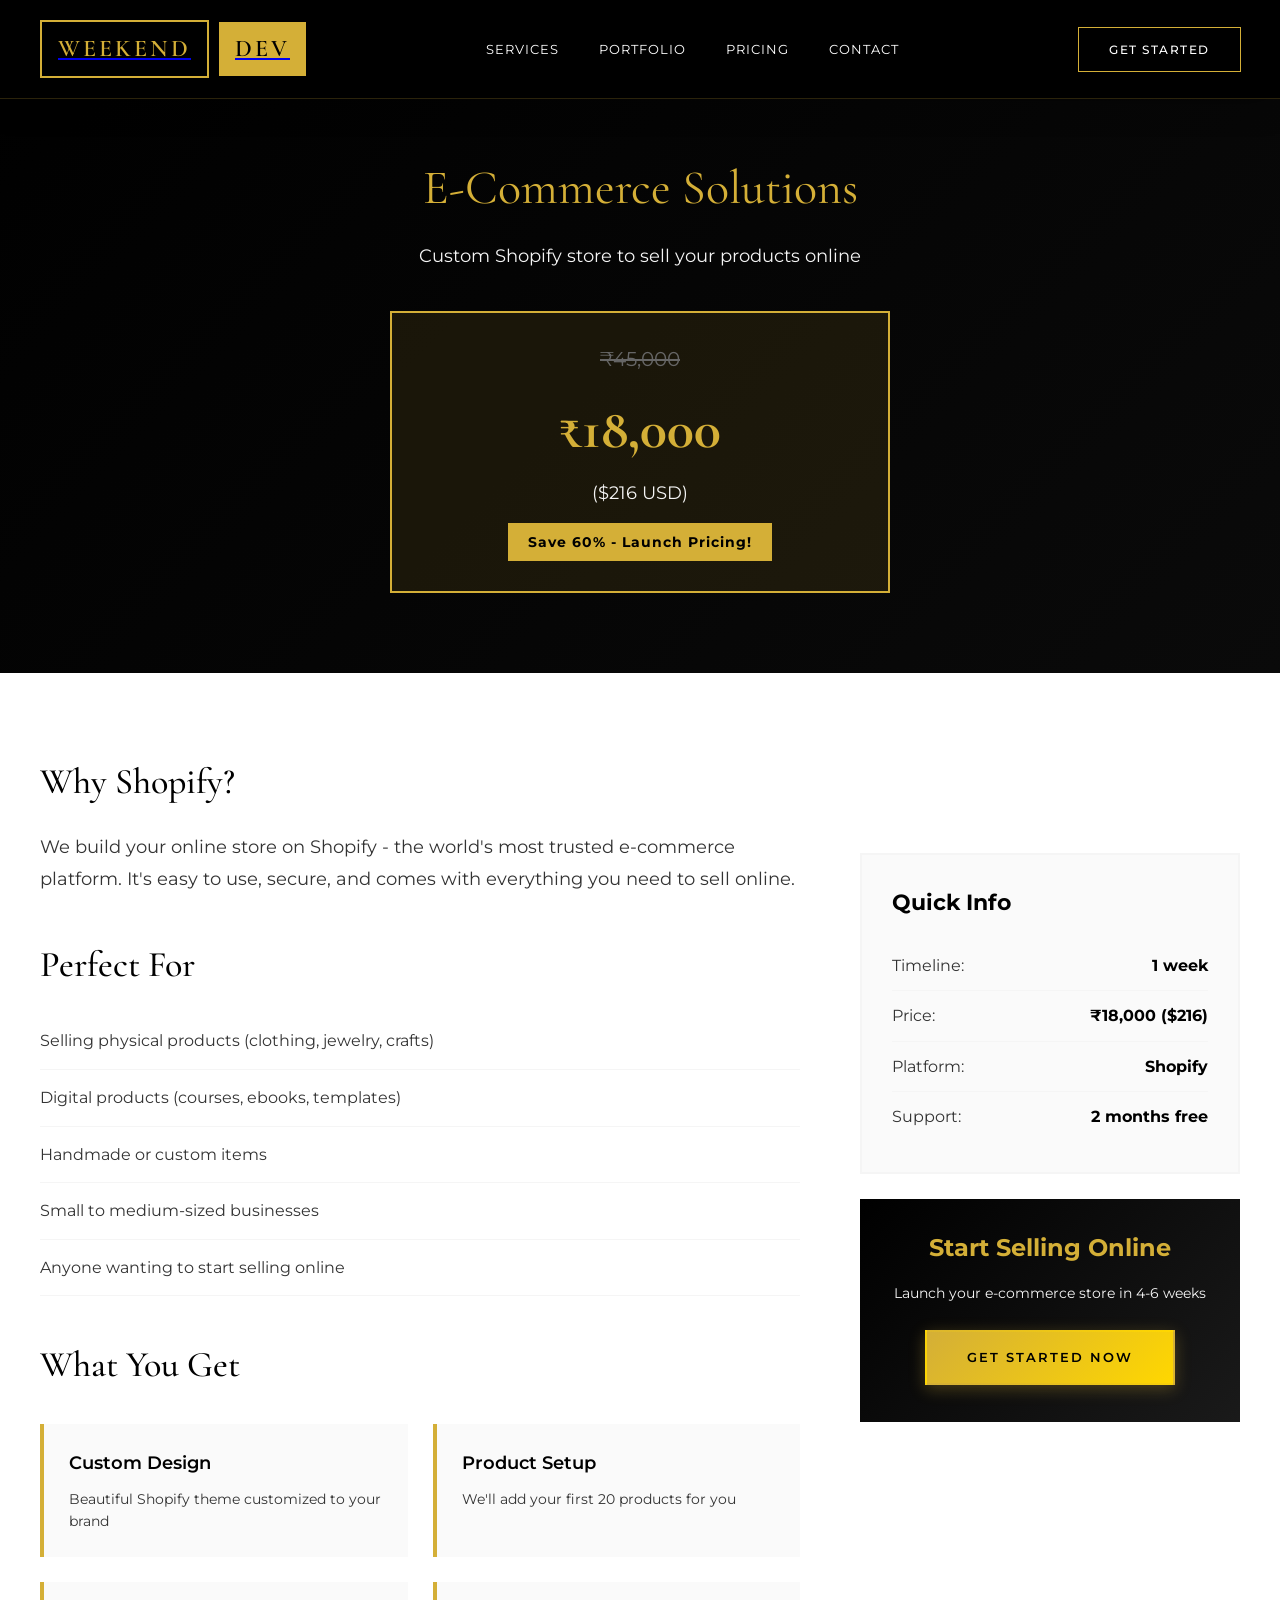
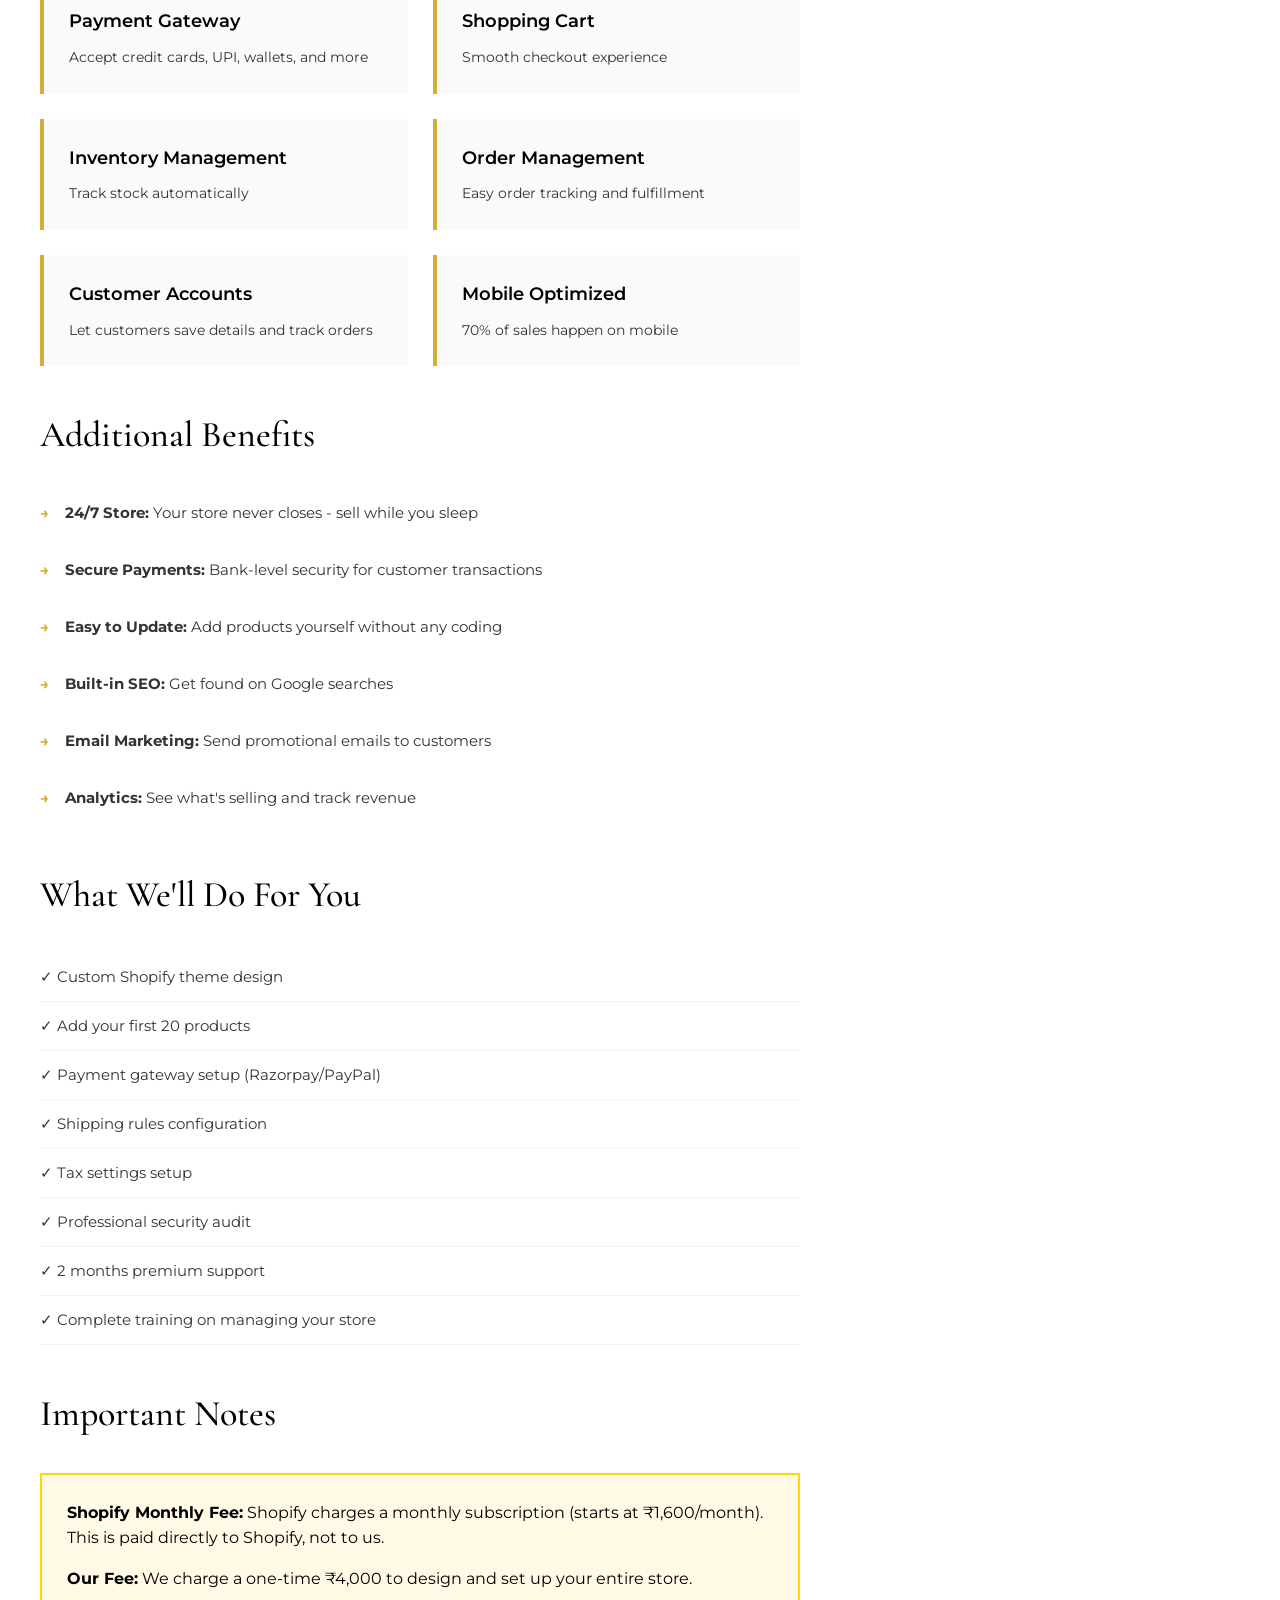
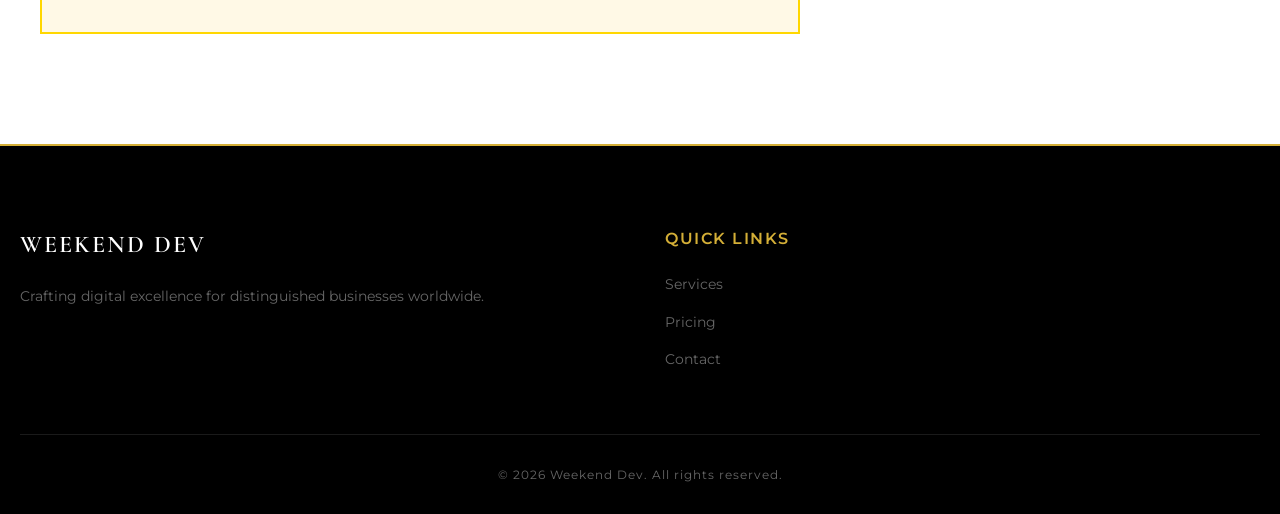
<file: service-ecommerce.html>
<!DOCTYPE html>
<html lang="en">
<head>
    <meta charset="UTF-8">
    <meta name="viewport" content="width=device-width, initial-scale=1.0">
    <title>E-Commerce Solutions (Shopify) | Weekend Dev</title>
    <link rel="stylesheet" href="styles.css">
    <link rel="preconnect" href="https://fonts.googleapis.com">
    <link rel="preconnect" href="https://fonts.gstatic.com" crossorigin>
    <link href="https://fonts.googleapis.com/css2?family=Cormorant+Garamond:wght@300;400;600;700&family=Montserrat:wght@200;300;400;500;600&display=swap" rel="stylesheet">
</head>
<body>
    <!-- Navigation -->
    <nav class="navbar">
        <div class="nav-container">
            <a href="index.html" class="logo"><span class="logo-weekend">WEEKEND</span> <span class="logo-dev">DEV</span></a>
            <ul class="nav-menu">
                <li><a href="index.html#services">Services</a></li>
                <li><a href="index.html#portfolio">Portfolio</a></li>
                <li><a href="index.html#pricing">Pricing</a></li>
                <li><a href="index.html#contact">Contact</a></li>
            </ul>
            <div class="nav-cta">
                <a href="index.html#contact" class="btn-secondary">Get Started</a>
            </div>
        </div>
    </nav>

    <!-- Service Hero -->
    <section class="service-hero">
        <div class="container">
            <h1>E-Commerce Solutions</h1>
            <p class="service-tagline">Custom Shopify store to sell your products online</p>
            
            <div class="service-price-box">
                <div class="price-strike">₹45,000</div>
                <div class="price-main">₹18,000</div>
                <div class="price-sub">($216 USD)</div>
                <div class="price-save">Save 60% - Launch Pricing!</div>
            </div>
        </div>
    </section>

    <!-- Service Details -->
    <section class="service-content">
        <div class="container">
            <div class="content-layout">
                <div class="content-main">
                    <h2>Why Shopify?</h2>
                    <p class="intro-text">We build your online store on Shopify - the world's most trusted e-commerce platform. It's easy to use, secure, and comes with everything you need to sell online.</p>

                    <h2>Perfect For</h2>
                    <ul class="large-list">
                        <li>Selling physical products (clothing, jewelry, crafts)</li>
                        <li>Digital products (courses, ebooks, templates)</li>
                        <li>Handmade or custom items</li>
                        <li>Small to medium-sized businesses</li>
                        <li>Anyone wanting to start selling online</li>
                    </ul>

                    <h2>What You Get</h2>
                    <div class="features-grid">
                        <div class="feature-box">
                            <h3>Custom Design</h3>
                            <p>Beautiful Shopify theme customized to your brand</p>
                        </div>
                        <div class="feature-box">
                            <h3>Product Setup</h3>
                            <p>We'll add your first 20 products for you</p>
                        </div>
                        <div class="feature-box">
                            <h3>Payment Gateway</h3>
                            <p>Accept credit cards, UPI, wallets, and more</p>
                        </div>
                        <div class="feature-box">
                            <h3>Shopping Cart</h3>
                            <p>Smooth checkout experience</p>
                        </div>
                        <div class="feature-box">
                            <h3>Inventory Management</h3>
                            <p>Track stock automatically</p>
                        </div>
                        <div class="feature-box">
                            <h3>Order Management</h3>
                            <p>Easy order tracking and fulfillment</p>
                        </div>
                        <div class="feature-box">
                            <h3>Customer Accounts</h3>
                            <p>Let customers save details and track orders</p>
                        </div>
                        <div class="feature-box">
                            <h3>Mobile Optimized</h3>
                            <p>70% of sales happen on mobile</p>
                        </div>
                    </div>

                    <h2>Additional Benefits</h2>
                    <ul class="benefit-list">
                        <li><strong>24/7 Store:</strong> Your store never closes - sell while you sleep</li>
                        <li><strong>Secure Payments:</strong> Bank-level security for customer transactions</li>
                        <li><strong>Easy to Update:</strong> Add products yourself without any coding</li>
                        <li><strong>Built-in SEO:</strong> Get found on Google searches</li>
                        <li><strong>Email Marketing:</strong> Send promotional emails to customers</li>
                        <li><strong>Analytics:</strong> See what's selling and track revenue</li>
                    </ul>

                    <h2>What We'll Do For You</h2>
                    <ul class="bonus-list">
                        <li>✓ Custom Shopify theme design</li>
                        <li>✓ Add your first 20 products</li>
                        <li>✓ Payment gateway setup (Razorpay/PayPal)</li>
                        <li>✓ Shipping rules configuration</li>
                        <li>✓ Tax settings setup</li>
                        <li>✓ Professional security audit</li>
                        <li>✓ 2 months premium support</li>
                        <li>✓ Complete training on managing your store</li>
                    </ul>

                    <h2>Important Notes</h2>
                    <div class="note-box">
                        <p><strong>Shopify Monthly Fee:</strong> Shopify charges a monthly subscription (starts at ₹1,600/month). This is paid directly to Shopify, not to us.</p>
                        <p><strong>Our Fee:</strong> We charge a one-time ₹4,000 to design and set up your entire store.</p>
                    </div>
                </div>

                <div class="content-sidebar">
                    <div class="sticky-box">
                        <div class="info-box">
                            <h3>Quick Info</h3>
                            <div class="info-row">
                                <span>Timeline:</span>
                                <strong>1 week</strong>
                            </div>
                            <div class="info-row">
                                <span>Price:</span>
                                <strong>₹18,000 ($216)</strong>
                            </div>
                            <div class="info-row">
                                <span>Platform:</span>
                                <strong>Shopify</strong>
                            </div>
                            <div class="info-row">
                                <span>Support:</span>
                                <strong>2 months free</strong>
                            </div>
                        </div>

                        <div class="cta-box">
                            <h3>Start Selling Online</h3>
                            <p>Launch your e-commerce store in 4-6 weeks</p>
                            <a href="index.html#contact" class="btn-primary">Get Started Now</a>
                        </div>
                    </div>
                </div>
            </div>
        </div>
    </section>

    <!-- Footer -->
    <footer class="footer">
        <div class="container">
            <div class="footer-content">
                <div class="footer-section">
                    <h3>WEEKEND DEV</h3>
                    <p>Crafting digital excellence for distinguished businesses worldwide.</p>
                </div>
                <div class="footer-section">
                    <h4>Quick Links</h4>
                    <ul>
                        <li><a href="index.html#services">Services</a></li>
                        <li><a href="index.html#pricing">Pricing</a></li>
                        <li><a href="index.html#contact">Contact</a></li>
                    </ul>
                </div>
            </div>
            <div class="footer-bottom">
                <p>&copy; 2026 Weekend Dev. All rights reserved.</p>
            </div>
        </div>
    </footer>

    <script src="script.js"></script>
</body>
</html>
</file>
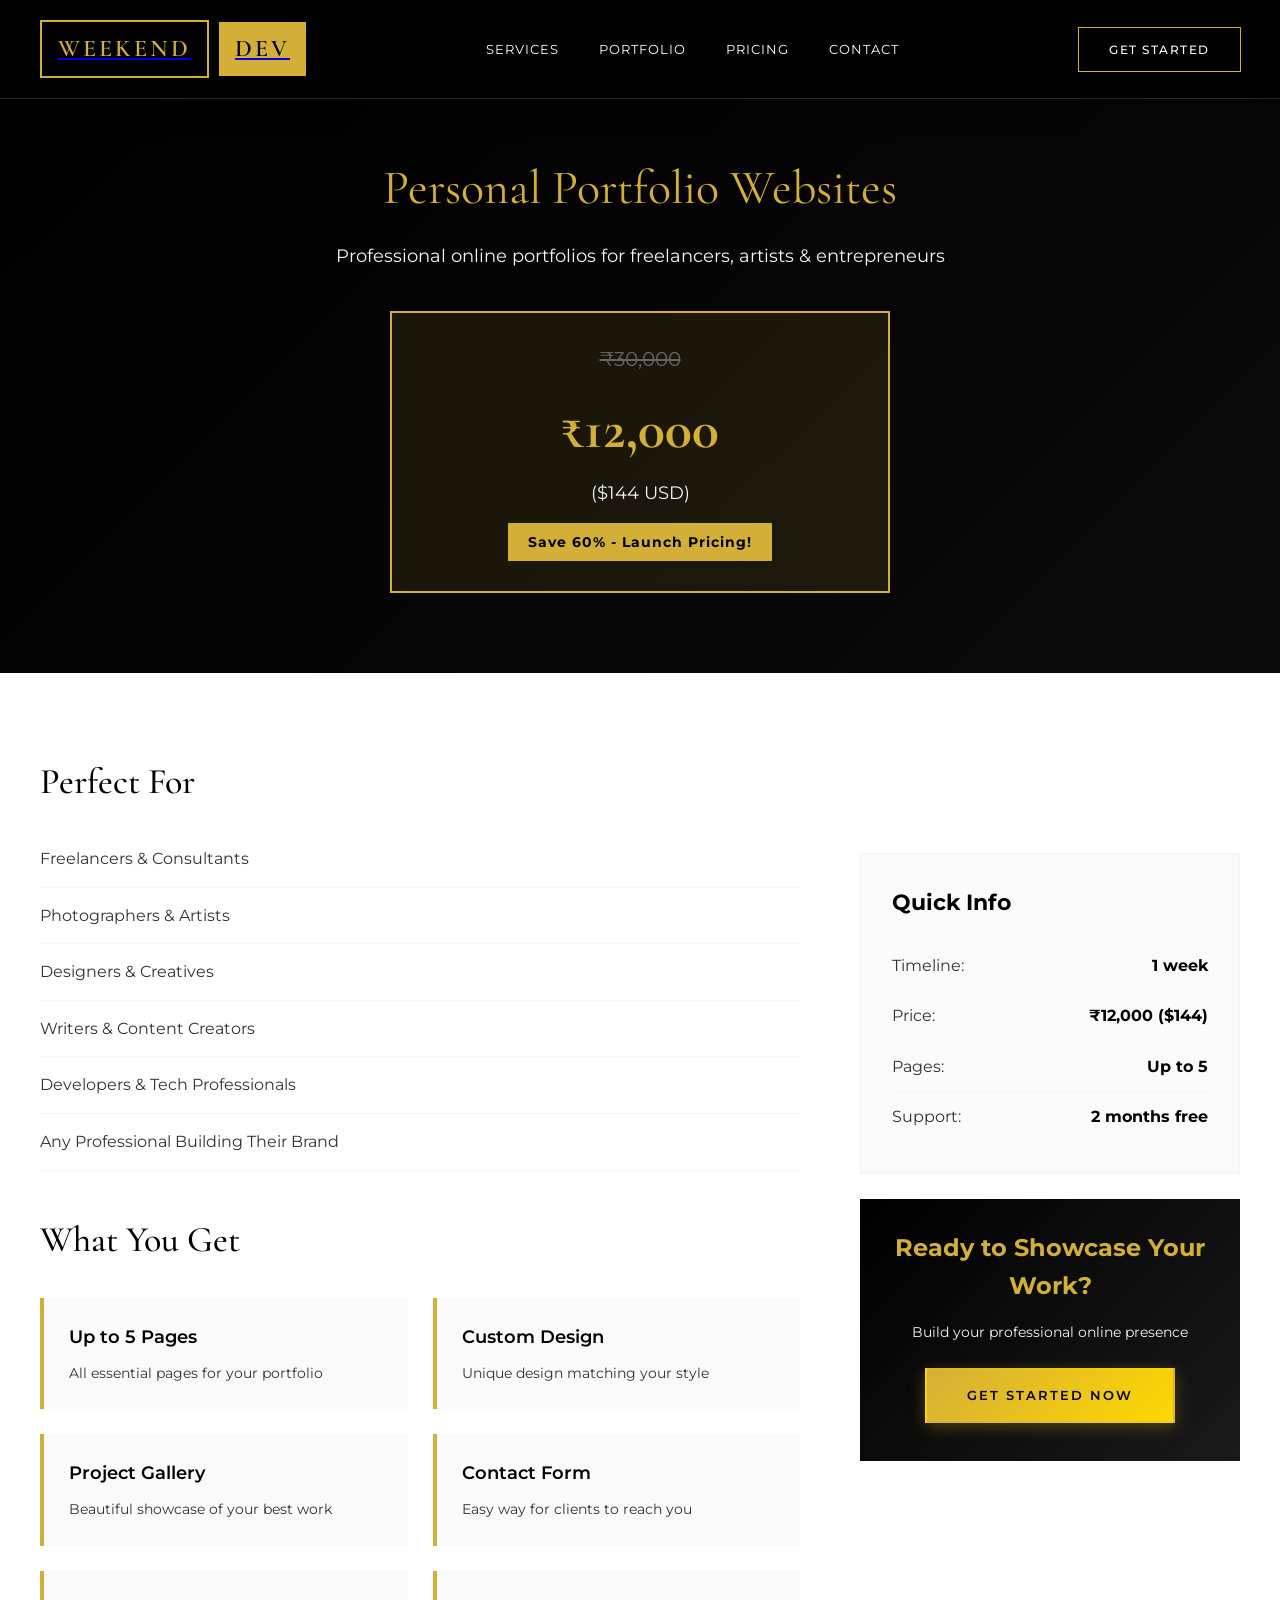
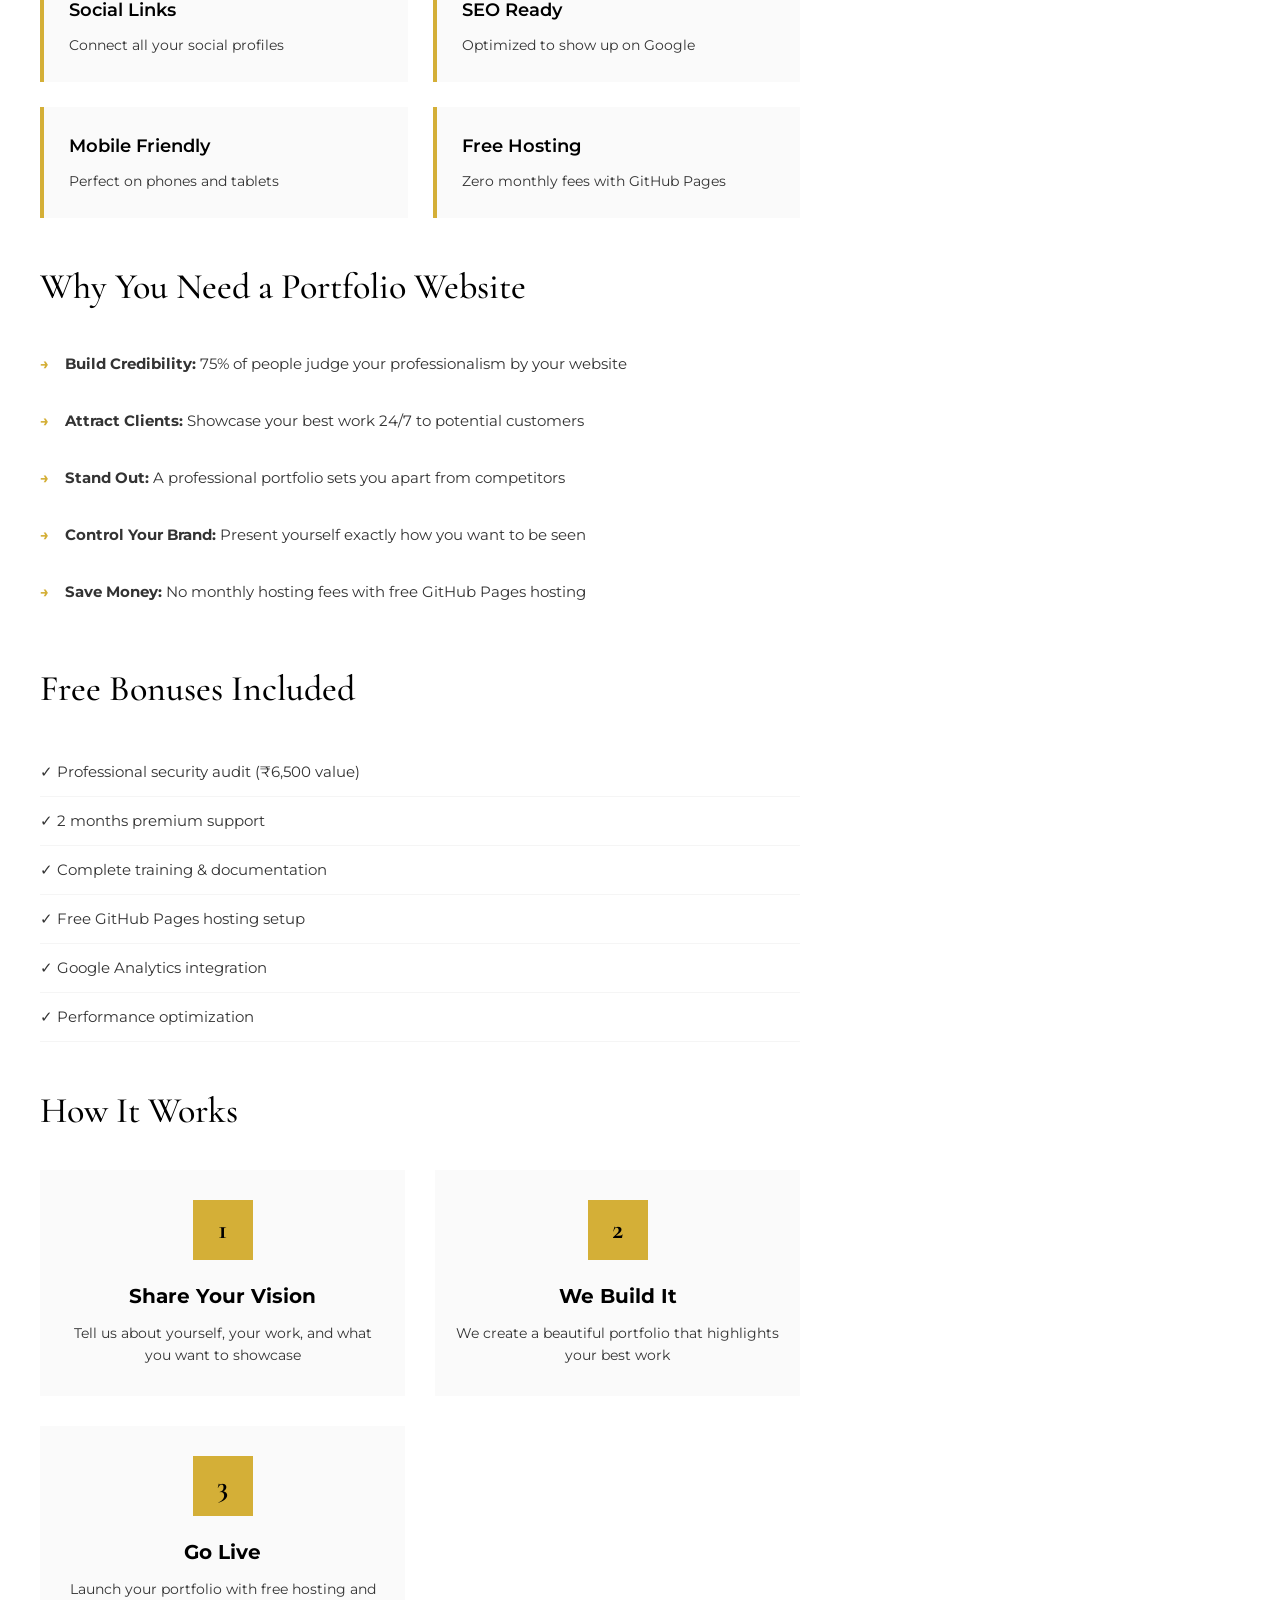
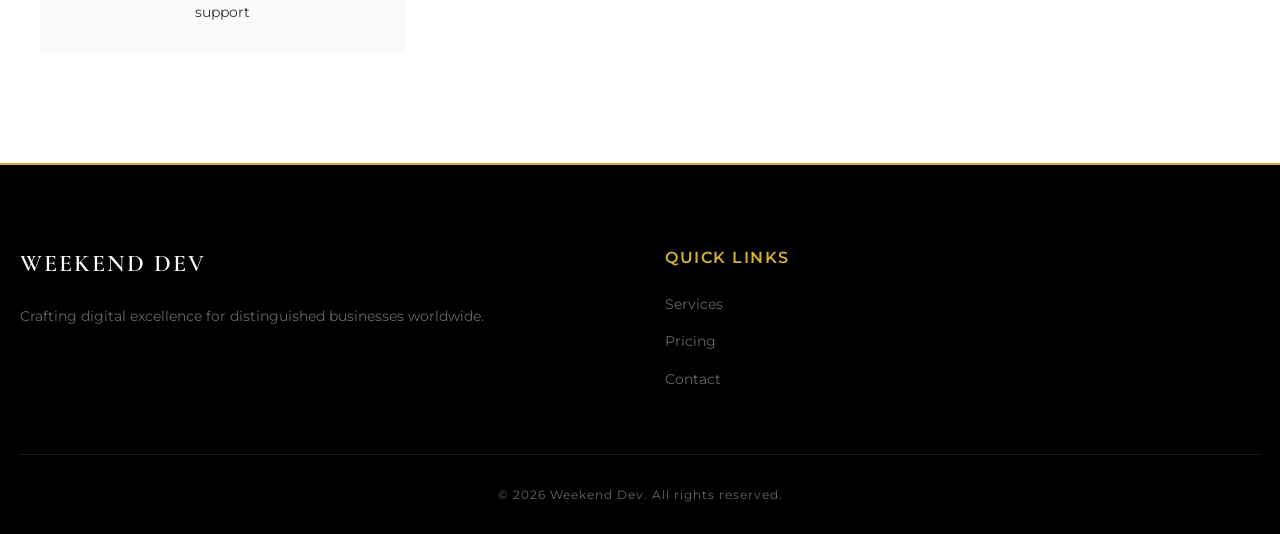
<file: service-portfolio.html>
<!DOCTYPE html>
<html lang="en">
<head>
    <meta charset="UTF-8">
    <meta name="viewport" content="width=device-width, initial-scale=1.0">
    <title>Personal Portfolio Websites | Weekend Dev</title>
    <link rel="stylesheet" href="styles.css">
    <link rel="preconnect" href="https://fonts.googleapis.com">
    <link rel="preconnect" href="https://fonts.gstatic.com" crossorigin>
    <link href="https://fonts.googleapis.com/css2?family=Cormorant+Garamond:wght@300;400;600;700&family=Montserrat:wght@200;300;400;500;600&display=swap" rel="stylesheet">
</head>
<body>
    <!-- Navigation -->
    <nav class="navbar">
        <div class="nav-container">
            <a href="index.html" class="logo"><span class="logo-weekend">WEEKEND</span> <span class="logo-dev">DEV</span></a>
            <ul class="nav-menu">
                <li><a href="index.html#services">Services</a></li>
                <li><a href="index.html#portfolio">Portfolio</a></li>
                <li><a href="index.html#pricing">Pricing</a></li>
                <li><a href="index.html#contact">Contact</a></li>
            </ul>
            <div class="nav-cta">
                <a href="index.html#contact" class="btn-secondary">Get Started</a>
            </div>
        </div>
    </nav>

    <!-- Service Hero -->
    <section class="service-hero">
        <div class="container">
            <h1>Personal Portfolio Websites</h1>
            <p class="service-tagline">Professional online portfolios for freelancers, artists & entrepreneurs</p>
            
            <div class="service-price-box">
                <div class="price-strike">₹30,000</div>
                <div class="price-main">₹12,000</div>
                <div class="price-sub">($144 USD)</div>
                <div class="price-save">Save 60% - Launch Pricing!</div>
            </div>
        </div>
    </section>

    <!-- Service Details -->
    <section class="service-content">
        <div class="container">
            <div class="content-layout">
                <div class="content-main">
                    <h2>Perfect For</h2>
                    <ul class="large-list">
                        <li>Freelancers & Consultants</li>
                        <li>Photographers & Artists</li>
                        <li>Designers & Creatives</li>
                        <li>Writers & Content Creators</li>
                        <li>Developers & Tech Professionals</li>
                        <li>Any Professional Building Their Brand</li>
                    </ul>

                    <h2>What You Get</h2>
                    <div class="features-grid">
                        <div class="feature-box">
                            <h3>Up to 5 Pages</h3>
                            <p>All essential pages for your portfolio</p>
                        </div>
                        <div class="feature-box">
                            <h3>Custom Design</h3>
                            <p>Unique design matching your style</p>
                        </div>
                        <div class="feature-box">
                            <h3>Project Gallery</h3>
                            <p>Beautiful showcase of your best work</p>
                        </div>
                        <div class="feature-box">
                            <h3>Contact Form</h3>
                            <p>Easy way for clients to reach you</p>
                        </div>
                        <div class="feature-box">
                            <h3>Social Links</h3>
                            <p>Connect all your social profiles</p>
                        </div>
                        <div class="feature-box">
                            <h3>SEO Ready</h3>
                            <p>Optimized to show up on Google</p>
                        </div>
                        <div class="feature-box">
                            <h3>Mobile Friendly</h3>
                            <p>Perfect on phones and tablets</p>
                        </div>
                        <div class="feature-box">
                            <h3>Free Hosting</h3>
                            <p>Zero monthly fees with GitHub Pages</p>
                        </div>
                    </div>

                    <h2>Why You Need a Portfolio Website</h2>
                    <ul class="benefit-list">
                        <li><strong>Build Credibility:</strong> 75% of people judge your professionalism by your website</li>
                        <li><strong>Attract Clients:</strong> Showcase your best work 24/7 to potential customers</li>
                        <li><strong>Stand Out:</strong> A professional portfolio sets you apart from competitors</li>
                        <li><strong>Control Your Brand:</strong> Present yourself exactly how you want to be seen</li>
                        <li><strong>Save Money:</strong> No monthly hosting fees with free GitHub Pages hosting</li>
                    </ul>

                    <h2>Free Bonuses Included</h2>
                    <ul class="bonus-list">
                        <li>✓ Professional security audit (₹6,500 value)</li>
                        <li>✓ 2 months premium support</li>
                        <li>✓ Complete training & documentation</li>
                        <li>✓ Free GitHub Pages hosting setup</li>
                        <li>✓ Google Analytics integration</li>
                        <li>✓ Performance optimization</li>
                    </ul>

                    <h2>How It Works</h2>
                    <div class="process-simple">
                        <div class="step-box">
                            <div class="step-num">1</div>
                            <h4>Share Your Vision</h4>
                            <p>Tell us about yourself, your work, and what you want to showcase</p>
                        </div>
                        <div class="step-box">
                            <div class="step-num">2</div>
                            <h4>We Build It</h4>
                            <p>We create a beautiful portfolio that highlights your best work</p>
                        </div>
                        <div class="step-box">
                            <div class="step-num">3</div>
                            <h4>Go Live</h4>
                            <p>Launch your portfolio with free hosting and support</p>
                        </div>
                    </div>
                </div>

                <div class="content-sidebar">
                    <div class="sticky-box">
                        <div class="info-box">
                            <h3>Quick Info</h3>
                            <div class="info-row">
                                <span>Timeline:</span>
                                <strong>1 week</strong>
                            </div>
                            <div class="info-row">
                                <span>Price:</span>
                                <strong>₹12,000 ($144)</strong>
                            </div>
                            <div class="info-row">
                                <span>Pages:</span>
                                <strong>Up to 5</strong>
                            </div>
                            <div class="info-row">
                                <span>Support:</span>
                                <strong>2 months free</strong>
                            </div>
                        </div>

                        <div class="cta-box">
                            <h3>Ready to Showcase Your Work?</h3>
                            <p>Build your professional online presence</p>
                            <a href="index.html#contact" class="btn-primary">Get Started Now</a>
                        </div>
                    </div>
                </div>
            </div>
        </div>
    </section>

    <!-- Footer -->
    <footer class="footer">
        <div class="container">
            <div class="footer-content">
                <div class="footer-section">
                    <h3>WEEKEND DEV</h3>
                    <p>Crafting digital excellence for distinguished businesses worldwide.</p>
                </div>
                <div class="footer-section">
                    <h4>Quick Links</h4>
                    <ul>
                        <li><a href="index.html#services">Services</a></li>
                        <li><a href="index.html#pricing">Pricing</a></li>
                        <li><a href="index.html#contact">Contact</a></li>
                    </ul>
                </div>
            </div>
            <div class="footer-bottom">
                <p>&copy; 2026 Weekend Dev. All rights reserved.</p>
            </div>
        </div>
    </footer>

    <script src="script.js"></script>
</body>
</html>
</file>
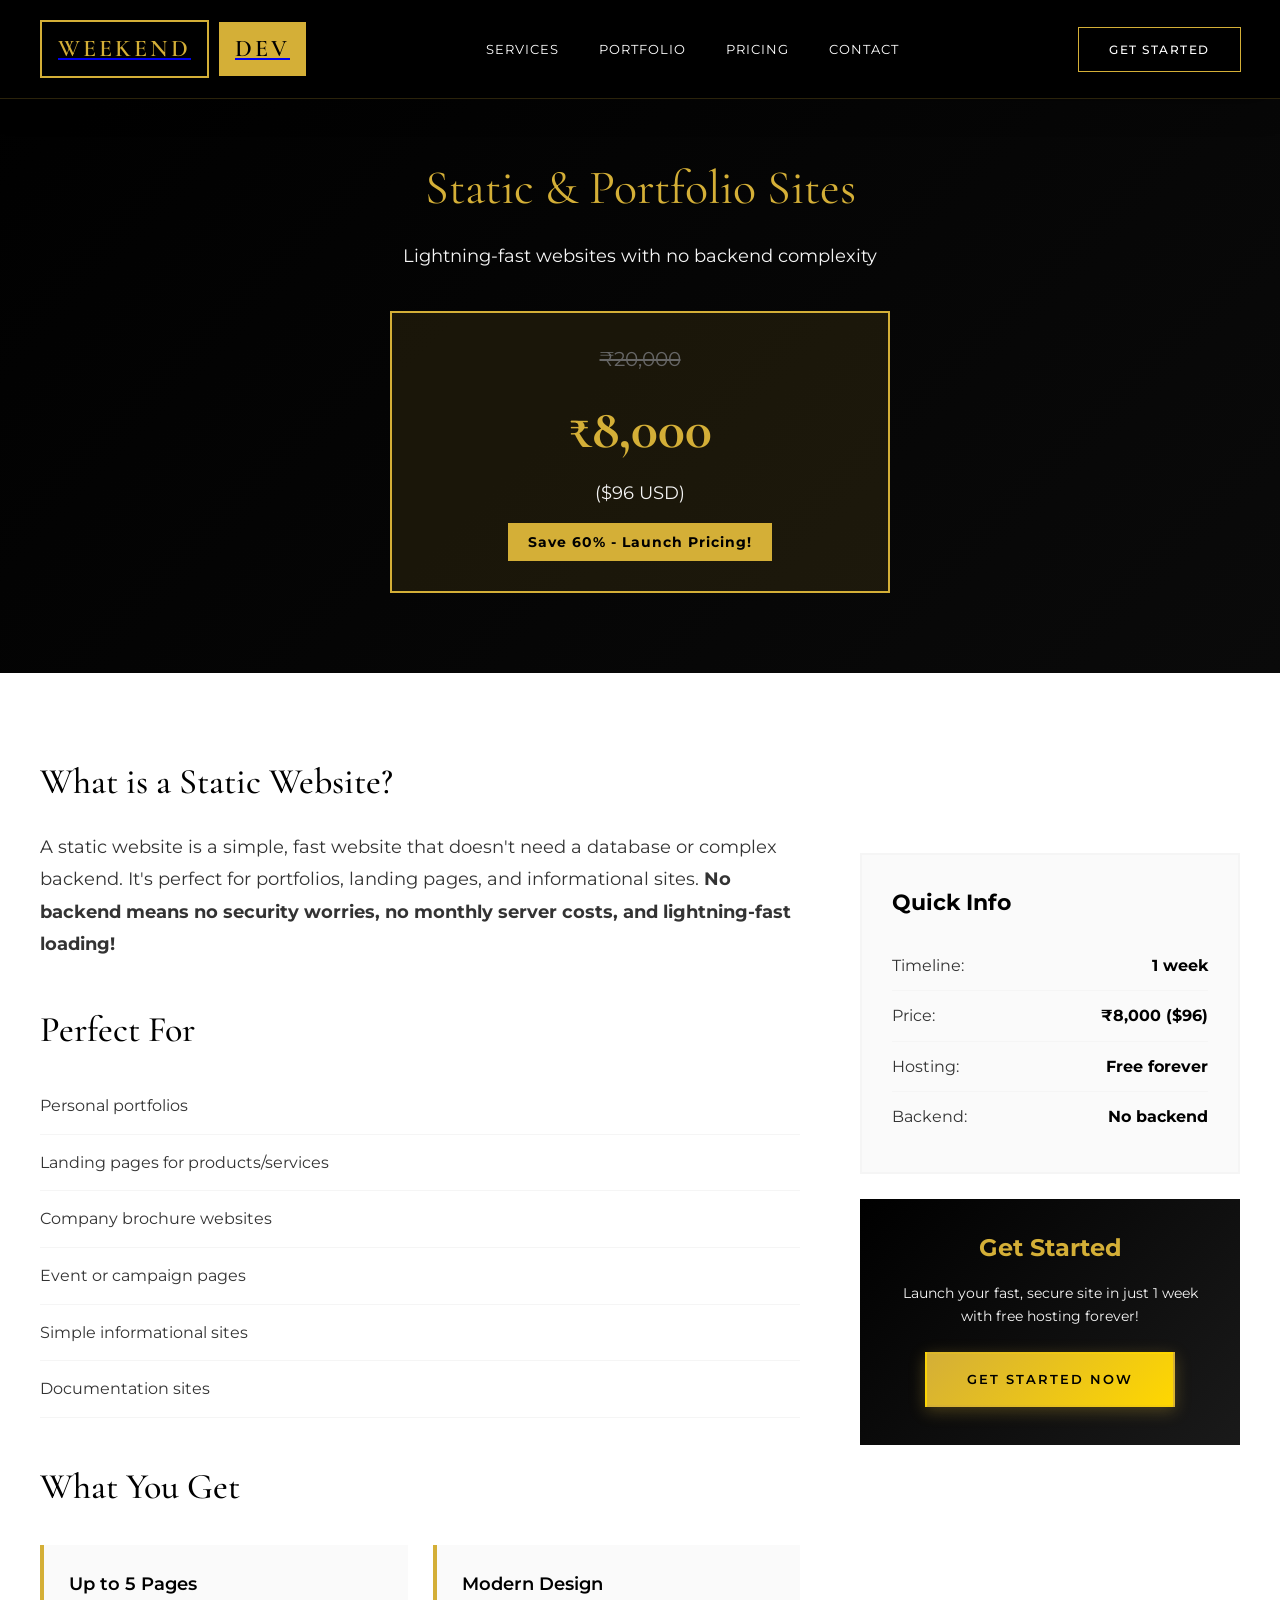
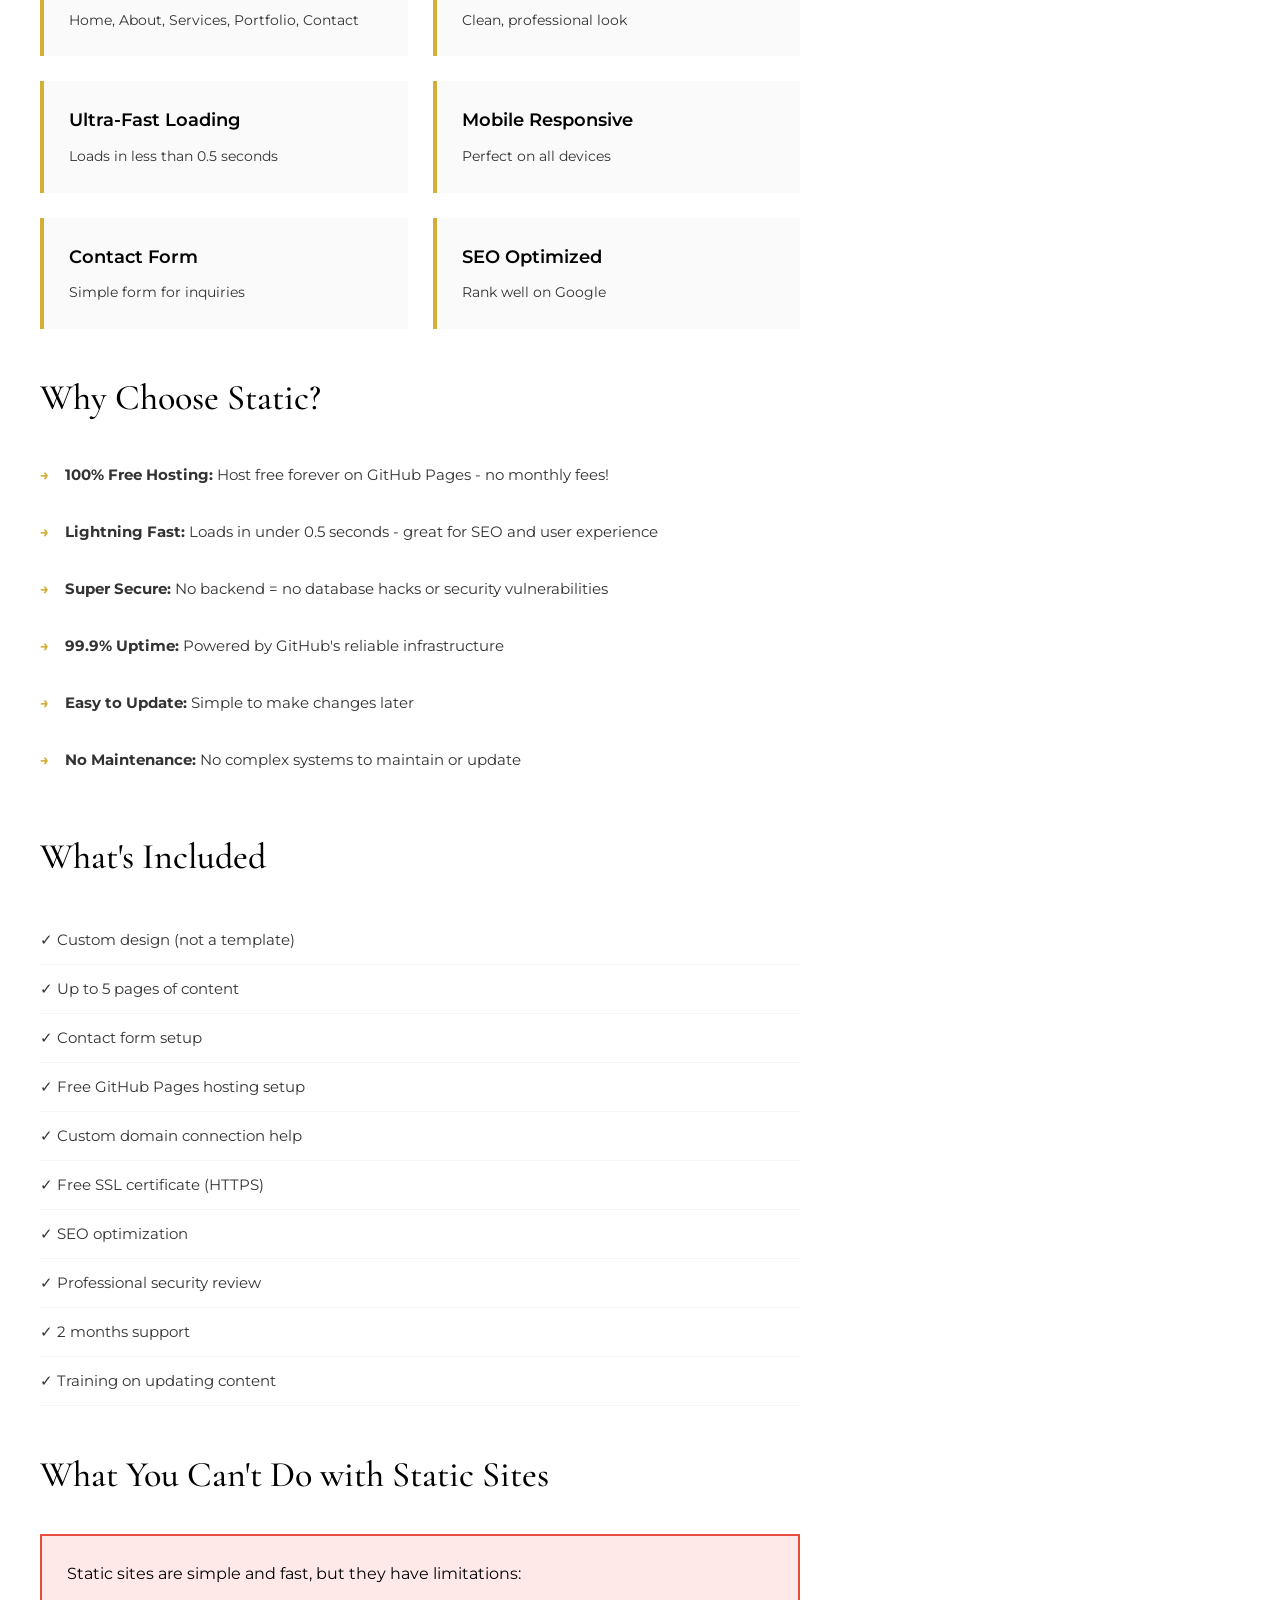
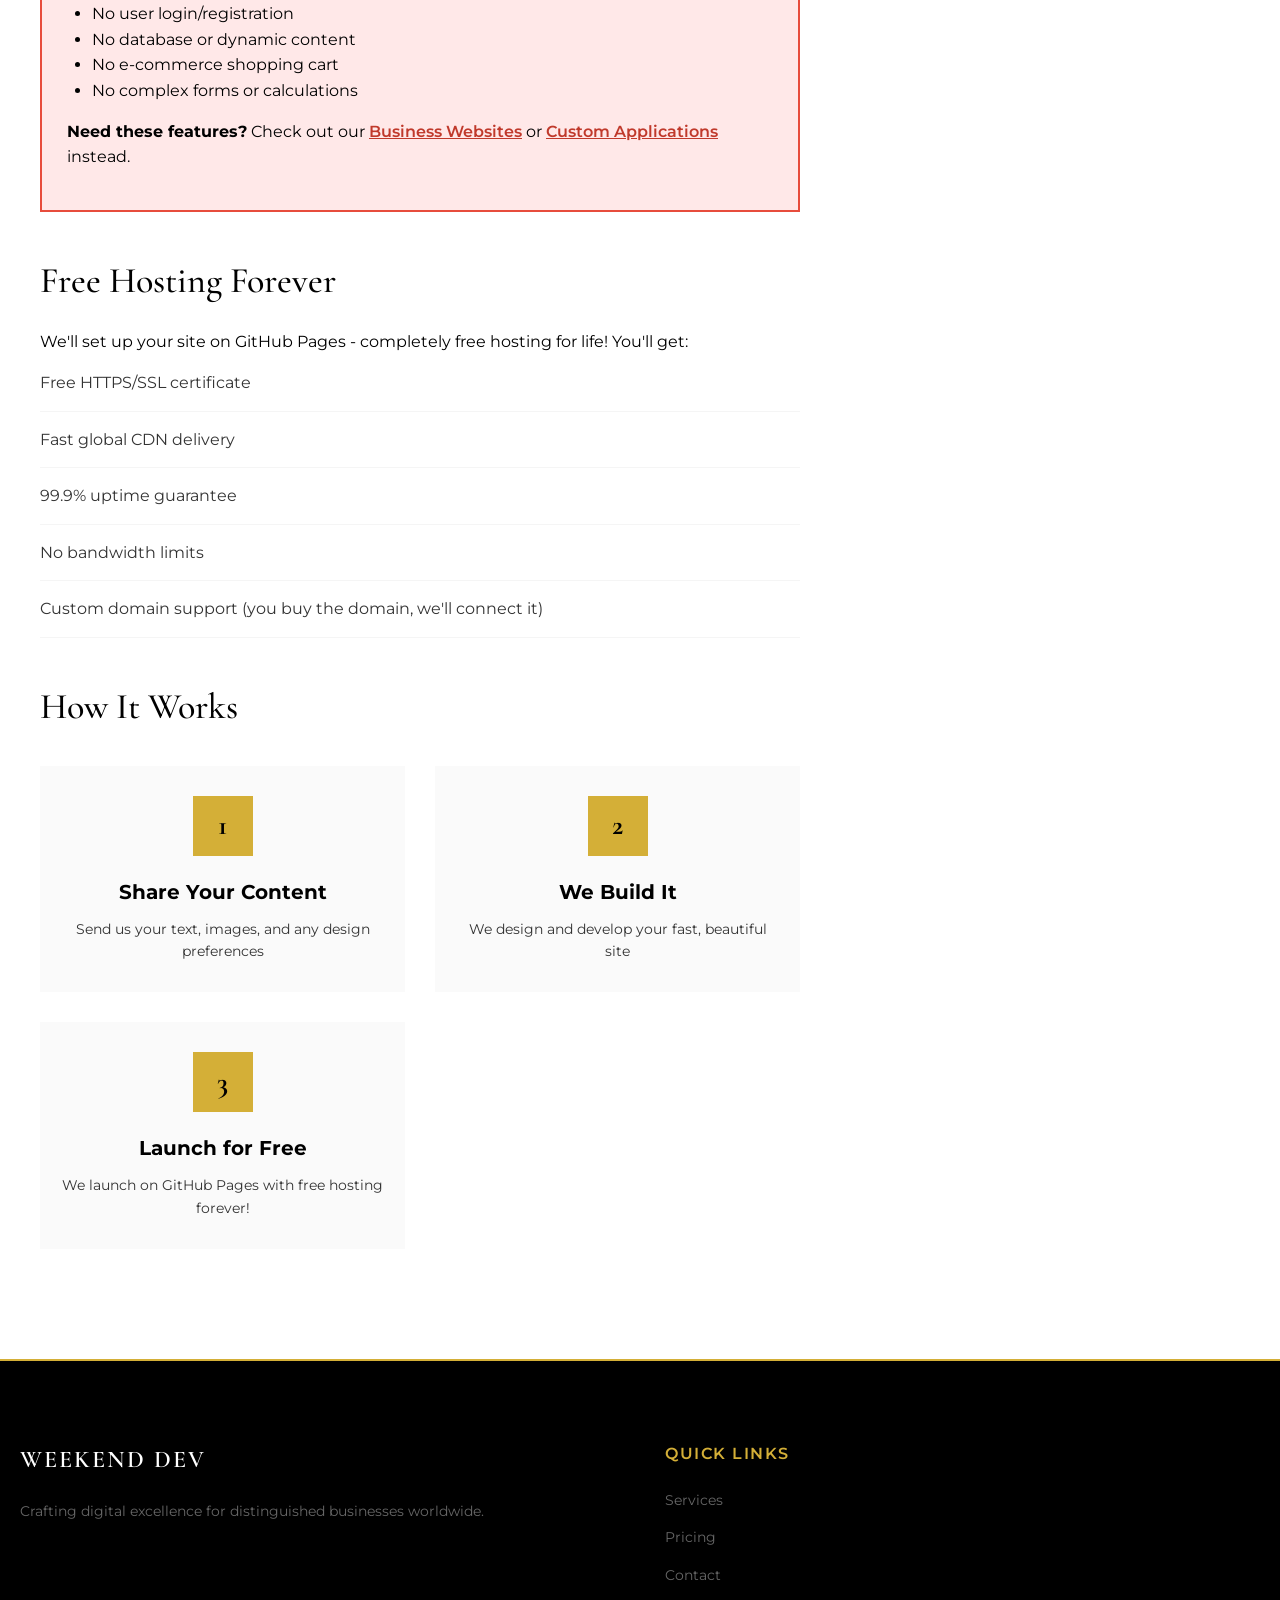
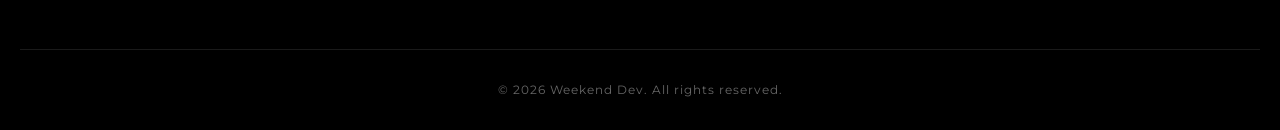
<file: service-static.html>
<!DOCTYPE html>
<html lang="en">
<head>
    <meta charset="UTF-8">
    <meta name="viewport" content="width=device-width, initial-scale=1.0">
    <title>Static & Portfolio Sites | Weekend Dev</title>
    <link rel="stylesheet" href="styles.css">
    <link rel="preconnect" href="https://fonts.googleapis.com">
    <link rel="preconnect" href="https://fonts.gstatic.com" crossorigin>
    <link href="https://fonts.googleapis.com/css2?family=Cormorant+Garamond:wght@300;400;600;700&family=Montserrat:wght@200;300;400;500;600&display=swap" rel="stylesheet">
</head>
<body>
    <!-- Navigation -->
    <nav class="navbar">
        <div class="nav-container">
            <a href="index.html" class="logo"><span class="logo-weekend">WEEKEND</span> <span class="logo-dev">DEV</span></a>
            <ul class="nav-menu">
                <li><a href="index.html#services">Services</a></li>
                <li><a href="index.html#portfolio">Portfolio</a></li>
                <li><a href="index.html#pricing">Pricing</a></li>
                <li><a href="index.html#contact">Contact</a></li>
            </ul>
            <div class="nav-cta">
                <a href="index.html#contact" class="btn-secondary">Get Started</a>
            </div>
        </div>
    </nav>

    <!-- Service Hero -->
    <section class="service-hero">
        <div class="container">
            <h1>Static & Portfolio Sites</h1>
            <p class="service-tagline">Lightning-fast websites with no backend complexity</p>
            
            <div class="service-price-box">
                <div class="price-strike">₹20,000</div>
                <div class="price-main">₹8,000</div>
                <div class="price-sub">($96 USD)</div>
                <div class="price-save">Save 60% - Launch Pricing!</div>
            </div>
        </div>
    </section>

    <!-- Service Details -->
    <section class="service-content">
        <div class="container">
            <div class="content-layout">
                <div class="content-main">
                    <h2>What is a Static Website?</h2>
                    <p class="intro-text">A static website is a simple, fast website that doesn't need a database or complex backend. It's perfect for portfolios, landing pages, and informational sites. <strong>No backend means no security worries, no monthly server costs, and lightning-fast loading!</strong></p>

                    <h2>Perfect For</h2>
                    <ul class="large-list">
                        <li>Personal portfolios</li>
                        <li>Landing pages for products/services</li>
                        <li>Company brochure websites</li>
                        <li>Event or campaign pages</li>
                        <li>Simple informational sites</li>
                        <li>Documentation sites</li>
                    </ul>

                    <h2>What You Get</h2>
                    <div class="features-grid">
                        <div class="feature-box">
                            <h3>Up to 5 Pages</h3>
                            <p>Home, About, Services, Portfolio, Contact</p>
                        </div>
                        <div class="feature-box">
                            <h3>Modern Design</h3>
                            <p>Clean, professional look</p>
                        </div>
                        <div class="feature-box">
                            <h3>Ultra-Fast Loading</h3>
                            <p>Loads in less than 0.5 seconds</p>
                        </div>
                        <div class="feature-box">
                            <h3>Mobile Responsive</h3>
                            <p>Perfect on all devices</p>
                        </div>
                        <div class="feature-box">
                            <h3>Contact Form</h3>
                            <p>Simple form for inquiries</p>
                        </div>
                        <div class="feature-box">
                            <h3>SEO Optimized</h3>
                            <p>Rank well on Google</p>
                        </div>
                    </div>

                    <h2>Why Choose Static?</h2>
                    <ul class="benefit-list">
                        <li><strong>100% Free Hosting:</strong> Host free forever on GitHub Pages - no monthly fees!</li>
                        <li><strong>Lightning Fast:</strong> Loads in under 0.5 seconds - great for SEO and user experience</li>
                        <li><strong>Super Secure:</strong> No backend = no database hacks or security vulnerabilities</li>
                        <li><strong>99.9% Uptime:</strong> Powered by GitHub's reliable infrastructure</li>
                        <li><strong>Easy to Update:</strong> Simple to make changes later</li>
                        <li><strong>No Maintenance:</strong> No complex systems to maintain or update</li>
                    </ul>

                    <h2>What's Included</h2>
                    <ul class="bonus-list">
                        <li>✓ Custom design (not a template)</li>
                        <li>✓ Up to 5 pages of content</li>
                        <li>✓ Contact form setup</li>
                        <li>✓ Free GitHub Pages hosting setup</li>
                        <li>✓ Custom domain connection help</li>
                        <li>✓ Free SSL certificate (HTTPS)</li>
                        <li>✓ SEO optimization</li>
                        <li>✓ Professional security review</li>
                        <li>✓ 2 months support</li>
                        <li>✓ Training on updating content</li>
                    </ul>

                    <h2>What You Can't Do with Static Sites</h2>
                    <div class="limitation-box">
                        <p>Static sites are simple and fast, but they have limitations:</p>
                        <ul>
                            <li>No user login/registration</li>
                            <li>No database or dynamic content</li>
                            <li>No e-commerce shopping cart</li>
                            <li>No complex forms or calculations</li>
                        </ul>
                        <p><strong>Need these features?</strong> Check out our <a href="service-business.html">Business Websites</a> or <a href="service-custom.html">Custom Applications</a> instead.</p>
                    </div>

                    <h2>Free Hosting Forever</h2>
                    <p>We'll set up your site on GitHub Pages - completely free hosting for life! You'll get:</p>
                    <ul class="large-list">
                        <li>Free HTTPS/SSL certificate</li>
                        <li>Fast global CDN delivery</li>
                        <li>99.9% uptime guarantee</li>
                        <li>No bandwidth limits</li>
                        <li>Custom domain support (you buy the domain, we'll connect it)</li>
                    </ul>

                    <h2>How It Works</h2>
                    <div class="process-simple">
                        <div class="step-box">
                            <div class="step-num">1</div>
                            <h4>Share Your Content</h4>
                            <p>Send us your text, images, and any design preferences</p>
                        </div>
                        <div class="step-box">
                            <div class="step-num">2</div>
                            <h4>We Build It</h4>
                            <p>We design and develop your fast, beautiful site</p>
                        </div>
                        <div class="step-box">
                            <div class="step-num">3</div>
                            <h4>Launch for Free</h4>
                            <p>We launch on GitHub Pages with free hosting forever!</p>
                        </div>
                    </div>
                </div>

                <div class="content-sidebar">
                    <div class="sticky-box">
                        <div class="info-box">
                            <h3>Quick Info</h3>
                            <div class="info-row">
                                <span>Timeline:</span>
                                <strong>1 week</strong>
                            </div>
                            <div class="info-row">
                                <span>Price:</span>
                                <strong>₹8,000 ($96)</strong>
                            </div>
                            <div class="info-row">
                                <span>Hosting:</span>
                                <strong>Free forever</strong>
                            </div>
                            <div class="info-row">
                                <span>Backend:</span>
                                <strong>No backend</strong>
                            </div>
                        </div>

                        <div class="cta-box">
                            <h3>Get Started</h3>
                            <p>Launch your fast, secure site in just 1 week with free hosting forever!</p>
                            <a href="index.html#contact" class="btn-primary">Get Started Now</a>
                        </div>
                    </div>
                </div>
            </div>
        </div>
    </section>

    <!-- Footer -->
    <footer class="footer">
        <div class="container">
            <div class="footer-content">
                <div class="footer-section">
                    <h3>WEEKEND DEV</h3>
                    <p>Crafting digital excellence for distinguished businesses worldwide.</p>
                </div>
                <div class="footer-section">
                    <h4>Quick Links</h4>
                    <ul>
                        <li><a href="index.html#services">Services</a></li>
                        <li><a href="index.html#pricing">Pricing</a></li>
                        <li><a href="index.html#contact">Contact</a></li>
                    </ul>
                </div>
            </div>
            <div class="footer-bottom">
                <p>&copy; 2026 Weekend Dev. All rights reserved.</p>
            </div>
        </div>
    </footer>

    <script src="script.js"></script>
</body>
</html>
</file>
<file: styles.css>
/* ===========================
   LUXURY ZARA-INSPIRED DESIGN
   Ultra-Premium Web Studio
   =========================== */

:root {
    /* Premium Luxury Palette - Black, White & Royal Gold */
    --primary-black: #000000;
    --secondary-black: #1A1A1A;
    --luxury-gold: #D4AF37;
    --bright-gold: #FFD700;
    --pure-white: #FFFFFF;
    --off-white: #FAFAFA;
    --light-gray: #F5F5F5;
    --medium-gray: #666666;
    --dark-gray: #333333;
    
    /* Typography */
    --font-heading: 'Cormorant Garamond', serif;
    --font-body: 'Montserrat', sans-serif;
    
    /* Spacing */
    --section-padding: 60px;
    --container-padding: 20px;
}

* {
    margin: 0;
    padding: 0;
    box-sizing: border-box;
}

html {
    scroll-behavior: smooth;
}

body {
    font-family: var(--font-body);
    color: var(--primary-black);
    background-color: var(--pure-white);
    line-height: 1.6;
    overflow-x: hidden;
}

.container {
    max-width: 1400px;
    margin: 0 auto;
    padding: 0 var(--container-padding);
}

/* ===========================
   NAVIGATION
   =========================== */

.navbar {
    position: fixed;
    top: 0;
    width: 100%;
    background: linear-gradient(180deg, rgba(0, 0, 0, 0.98) 0%, rgba(0, 0, 0, 0.95) 100%);
    backdrop-filter: blur(20px) saturate(180%);
    -webkit-backdrop-filter: blur(20px) saturate(180%);
    z-index: 1000;
    border-bottom: 1px solid rgba(212, 175, 55, 0.2);
    transition: all 0.4s cubic-bezier(0.4, 0, 0.2, 1);
    box-shadow: 0 4px 30px rgba(0, 0, 0, 0.3);
}

.navbar.scrolled {
    background: linear-gradient(180deg, rgba(0, 0, 0, 0.99) 0%, rgba(0, 0, 0, 0.97) 100%);
    box-shadow: 0 8px 40px rgba(0, 0, 0, 0.5);
    border-bottom: 1px solid rgba(212, 175, 55, 0.3);
}

.nav-container {
    max-width: 1400px;
    margin: 0 auto;
    padding: 20px 40px;
    display: flex;
    justify-content: space-between;
    align-items: center;
}

.logo {
    font-family: var(--font-heading);
    font-size: 24px;
    font-weight: 600;
    letter-spacing: 3px;
    position: relative;
    display: flex;
    gap: 8px;
    align-items: center;
    transition: all 0.3s ease;
}

.logo-weekend {
    background: var(--primary-black);
    color: var(--luxury-gold);
    padding: 8px 16px;
    border: 2px solid var(--luxury-gold);
    transition: all 0.3s ease;
}

.logo-dev {
    background: var(--luxury-gold);
    color: var(--primary-black);
    padding: 8px 16px;
    border: 2px solid var(--primary-black);
    transition: all 0.3s ease;
}

.logo:hover {
    letter-spacing: 4px;
}

.logo:hover .logo-weekend {
    background: var(--primary-black);
    color: var(--pure-white);
    border-color: var(--pure-white);
}

.logo:hover .logo-dev {
    background: var(--pure-white);
    color: var(--primary-black);
    border-color: var(--primary-black);
}

.nav-menu {
    display: flex;
    list-style: none;
    gap: 40px;
}

.nav-menu a {
    color: var(--pure-white);
    text-decoration: none;
    font-size: 13px;
    font-weight: 400;
    letter-spacing: 1px;
    text-transform: uppercase;
    transition: all 0.3s ease;
    position: relative;
    padding-bottom: 5px;
}

.nav-menu a::after {
    content: '';
    position: absolute;
    bottom: 0;
    left: 50%;
    width: 0;
    height: 2px;
    background: linear-gradient(90deg, var(--luxury-gold), var(--bright-gold));
    transition: all 0.4s cubic-bezier(0.4, 0, 0.2, 1);
    transform: translateX(-50%);
}

.nav-menu a:hover {
    color: var(--luxury-gold);
}

.nav-menu a:hover::after {
    width: 100%;
}

.nav-cta {
    display: flex;
    gap: 15px;
}

.mobile-menu-toggle {
    display: none;
    flex-direction: column;
    gap: 5px;
    cursor: pointer;
}

.mobile-menu-toggle span {
    width: 25px;
    height: 2px;
    background-color: var(--pure-white);
    transition: all 0.3s ease;
}

/* ===========================
   BUTTONS
   =========================== */

.btn-primary {
    display: inline-block;
    padding: 15px 40px;
    background: linear-gradient(135deg, var(--luxury-gold) 0%, var(--bright-gold) 100%);
    color: var(--primary-black);
    text-decoration: none;
    font-size: 13px;
    font-weight: 600;
    letter-spacing: 2px;
    text-transform: uppercase;
    border: 2px solid transparent;
    transition: all 0.4s cubic-bezier(0.4, 0, 0.2, 1);
    cursor: pointer;
    position: relative;
    overflow: hidden;
    box-shadow: 0 4px 15px rgba(212, 175, 55, 0.3);
}

.btn-primary::before {
    content: '';
    position: absolute;
    top: 0;
    left: -100%;
    width: 100%;
    height: 100%;
    background: linear-gradient(90deg, transparent, rgba(255, 255, 255, 0.3), transparent);
    transition: left 0.5s ease;
}

.btn-primary:hover::before {
    left: 100%;
}

.btn-primary:hover {
    background: linear-gradient(135deg, var(--bright-gold) 0%, #FFE55C 100%);
    transform: translateY(-2px);
    box-shadow: 0 8px 25px rgba(212, 175, 55, 0.5);
}

.btn-secondary {
    display: inline-block;
    padding: 12px 30px;
    background-color: transparent;
    color: var(--pure-white);
    text-decoration: none;
    font-size: 12px;
    font-weight: 500;
    letter-spacing: 1.5px;
    text-transform: uppercase;
    border: 1px solid var(--luxury-gold);
    transition: all 0.3s ease;
}

.btn-secondary:hover {
    background-color: var(--luxury-gold);
    color: var(--primary-black);
    border-color: var(--luxury-gold);
}

.btn-outline {
    display: inline-block;
    padding: 15px 40px;
    background-color: transparent;
    color: var(--pure-white);
    text-decoration: none;
    font-size: 13px;
    font-weight: 500;
    letter-spacing: 2px;
    text-transform: uppercase;
    border: 2px solid var(--luxury-gold);
    transition: all 0.3s ease;
}

.btn-outline:hover {
    background-color: var(--luxury-gold);
    color: var(--primary-black);
    border-color: var(--luxury-gold);
}

.btn-outline-white {
    display: inline-block;
    padding: 12px 30px;
    background-color: transparent;
    color: var(--pure-white);
    text-decoration: none;
    font-size: 12px;
    font-weight: 500;
    letter-spacing: 1.5px;
    text-transform: uppercase;
    border: 1px solid var(--pure-white);
    transition: all 0.4s cubic-bezier(0.4, 0, 0.2, 1);
    position: relative;
    overflow: hidden;
}

.btn-outline-white::before {
    content: '';
    position: absolute;
    top: 50%;
    left: 50%;
    width: 0;
    height: 0;
    border-radius: 50%;
    background: var(--pure-white);
    transform: translate(-50%, -50%);
    transition: width 0.6s ease, height 0.6s ease;
    z-index: -1;
}

.btn-outline-white:hover::before {
    width: 300px;
    height: 300px;
}

.btn-outline-white:hover {
    background-color: transparent;
    color: var(--primary-black);
}

/* ===========================
   HERO SECTION
   =========================== */

.hero {
    min-height: 100vh;
    display: flex;
    flex-direction: column;
    align-items: center;
    justify-content: center;
    background: linear-gradient(135deg, var(--primary-black) 0%, #0a0a0a 50%, var(--primary-black) 100%);
    position: relative;
    padding: 120px 20px 60px;
    text-align: center;
    overflow: hidden;
}

.hero::before {
    content: '';
    position: absolute;
    top: 0;
    left: 0;
    right: 0;
    bottom: 0;
    background-image: 
        radial-gradient(circle at 20% 30%, rgba(212, 175, 55, 0.08) 0%, transparent 40%),
        radial-gradient(circle at 80% 70%, rgba(212, 175, 55, 0.06) 0%, transparent 40%),
        radial-gradient(circle at 50% 50%, rgba(212, 175, 55, 0.03) 0%, transparent 60%);
    pointer-events: none;
    animation: premiumGlow 15s ease-in-out infinite alternate;
}

.hero::after {
    content: '';
    position: absolute;
    top: 0;
    left: 0;
    right: 0;
    bottom: 0;
    background: 
        repeating-linear-gradient(
            0deg,
            transparent,
            transparent 2px,
            rgba(212, 175, 55, 0.02) 2px,
            rgba(212, 175, 55, 0.02) 4px
        );
    pointer-events: none;
    opacity: 0.3;
}

@keyframes premiumGlow {
    0% { opacity: 0.8; transform: scale(1); }
    100% { opacity: 1; transform: scale(1.05); }
}

.hero-content {
    max-width: 900px;
    z-index: 2;
    position: relative;
}

.hero-title {
    font-family: var(--font-heading);
    font-size: 72px;
    font-weight: 300;
    letter-spacing: 2px;
    margin-bottom: 20px;
    color: var(--pure-white);
    line-height: 1.2;
    text-shadow: 0 2px 20px rgba(212, 175, 55, 0.3);
    position: relative;
    z-index: 1;
    background: linear-gradient(
        90deg,
        var(--pure-white) 0%,
        var(--luxury-gold) 30%,
        var(--bright-gold) 50%,
        var(--luxury-gold) 70%,
        var(--pure-white) 100%
    );
    background-size: 200% auto;
    -webkit-background-clip: text;
    -webkit-text-fill-color: transparent;
    background-clip: text;
    animation: premiumShimmer 8s ease-in-out infinite;
}

@keyframes premiumShimmer {
    0%, 100% { background-position: 0% center; }
    50% { background-position: 100% center; }
}

.hero-subtitle {
    font-size: 18px;
    font-weight: 300;
    letter-spacing: 3px;
    text-transform: uppercase;
    color: var(--luxury-gold);
    margin-bottom: 40px;
    position: relative;
    z-index: 1;
}

.hero-features {
    display: grid;
    grid-template-columns: repeat(2, 1fr);
    max-width: 800px;
    margin: 0 auto 40px auto;
    gap: 20px;
    position: relative;
    z-index: 2;
}

.hero-feature-item {
    position: relative;
    padding: 18px 35px;
    background: rgba(0, 0, 0, 0.6);
    border: 2px solid var(--luxury-gold);
    transition: all 0.5s cubic-bezier(0.4, 0, 0.2, 1);
    text-align: center;
    backdrop-filter: blur(10px);
    box-shadow: 0 4px 20px rgba(0, 0, 0, 0.5);
    overflow: hidden;
}

.hero-feature-item::before {
    content: '';
    position: absolute;
    top: 50%;
    left: 50%;
    width: 0;
    height: 0;
    border-radius: 50%;
    background: radial-gradient(circle, var(--bright-gold) 0%, var(--luxury-gold) 100%);
    transform: translate(-50%, -50%);
    transition: width 0.5s ease, height 0.5s ease;
    z-index: 0;
}

.hero-feature-item:hover::before {
    width: 500px;
    height: 500px;
}

.hero-feature-item:hover {
    background: transparent;
    transform: translateY(-5px) scale(1.02);
    box-shadow: 0 10px 40px rgba(212, 175, 55, 0.6), 0 0 30px rgba(255, 215, 0, 0.4);
    border-color: var(--bright-gold);
}

.hero-feature-item:hover .feature-label {
    color: var(--primary-black);
    position: relative;
    z-index: 1;
}

.feature-label {
    font-size: 11px;
    font-weight: 600;
    letter-spacing: 1.5px;
    text-transform: uppercase;
    color: var(--luxury-gold);
    display: block;
    transition: color 0.3s ease;
    position: relative;
    z-index: 1;
}

.hero-cta {
    display: flex;
    gap: 20px;
    justify-content: center;
    flex-wrap: wrap;
    position: relative;
    z-index: 2;
}

.hero-discount {
    position: absolute;
    top: 120px;
    right: 40px;
    z-index: 3;
}

.discount-badge {
    display: inline-block;
    padding: 15px 30px;
    background: linear-gradient(135deg, var(--luxury-gold) 0%, var(--bright-gold) 50%, var(--luxury-gold) 100%);
    background-size: 200% auto;
    color: var(--primary-black);
    font-size: 12px;
    font-weight: 700;
    letter-spacing: 2px;
    text-transform: uppercase;
    transform: rotate(5deg);
    box-shadow: 0 8px 30px rgba(212, 175, 55, 0.6), 0 0 60px rgba(255, 215, 0, 0.4);
    border: 2px solid rgba(255, 255, 255, 0.3);
    animation: discountPulse 2s ease-in-out infinite, discountGlow 3s ease-in-out infinite;
}

@keyframes discountPulse {
    0%, 100% { transform: rotate(5deg) scale(1); }
    50% { transform: rotate(5deg) scale(1.05); }
}

@keyframes discountGlow {
    0%, 100% {
        box-shadow: 0 8px 30px rgba(212, 175, 55, 0.6), 0 0 60px rgba(255, 215, 0, 0.4);
    }
    50% {
        box-shadow: 0 12px 40px rgba(212, 175, 55, 0.8), 0 0 80px rgba(255, 215, 0, 0.6);
    }
}

/* ===========================
   SECTION TITLES
   =========================== */

.section-title {
    font-family: var(--font-heading);
    font-size: 52px;
    font-weight: 400;
    text-align: center;
    margin-bottom: 15px;
    letter-spacing: 1px;
    color: var(--primary-black);
    position: relative;
    display: inline-block;
    width: 100%;
}

.section-title::after {
    content: '';
    position: absolute;
    bottom: -10px;
    left: 50%;
    transform: translateX(-50%);
    width: 80px;
    height: 3px;
    background: linear-gradient(90deg, transparent, var(--luxury-gold), transparent);
}

.section-subtitle {
    text-align: center;
    font-size: 16px;
    font-weight: 300;
    letter-spacing: 2px;
    color: var(--medium-gray);
    margin-bottom: 60px;
    text-transform: uppercase;
}

/* ===========================
   SERVICES SECTION
   =========================== */

.services {
    padding: var(--section-padding) 0;
    background-color: var(--primary-black);
}

.services .section-title {
    color: var(--pure-white);
}

.services .section-subtitle {
    color: var(--luxury-gold);
}

.services-grid {
    display: grid;
    grid-template-columns: repeat(auto-fit, minmax(350px, 1fr));
    gap: 40px;
    margin-top: 60px;
}

.service-card {
    padding: 50px 40px;
    background: linear-gradient(145deg, var(--secondary-black) 0%, #0a0a0a 100%);
    border: 1px solid var(--dark-gray);
    transition: all 0.5s cubic-bezier(0.4, 0, 0.2, 1);
    position: relative;
    overflow: hidden;
}

.service-card::before {
    content: '';
    position: absolute;
    top: -50%;
    left: -50%;
    width: 200%;
    height: 200%;
    background: radial-gradient(circle, rgba(212, 175, 55, 0.1) 0%, transparent 70%);
    opacity: 0;
    transition: opacity 0.5s ease;
    pointer-events: none;
}

.service-card:hover::before {
    opacity: 1;
}

.service-card:hover {
    border-color: var(--luxury-gold);
    transform: translateY(-8px) scale(1.02);
    box-shadow: 0 20px 60px rgba(212, 175, 55, 0.4), 0 0 40px rgba(212, 175, 55, 0.2);
    background: linear-gradient(145deg, #1a1a1a 0%, var(--secondary-black) 100%);
}

/* Service Ribbons */
.service-ribbons {
    position: absolute;
    top: 15px;
    right: 15px;
    display: flex;
    flex-direction: column;
    gap: 8px;
    z-index: 10;
}

.ribbon {
    padding: 6px 15px;
    font-size: 10px;
    font-weight: 700;
    letter-spacing: 1px;
    text-transform: uppercase;
    border-radius: 3px;
    box-shadow: 0 2px 8px rgba(0,0,0,0.15);
    animation: ribbonPulse 2s ease-in-out infinite;
}

.ribbon-offer {
    background: linear-gradient(135deg, #E74C3C 0%, #C0392B 100%);
    color: white;
}

.ribbon-security {
    background: linear-gradient(135deg, #27AE60 0%, #229954 100%);
    color: white;
}

.ribbon-hosting {
    background: linear-gradient(135deg, #3498DB 0%, #2980B9 100%);
    color: white;
}

@keyframes ribbonPulse {
    0%, 100% { transform: scale(1); }
    50% { transform: scale(1.05); }
}

.service-icon {
    font-family: var(--font-heading);
    font-size: 48px;
    font-weight: 300;
    color: var(--luxury-gold);
    margin-bottom: 25px;
}

.service-card h3 {
    font-family: var(--font-heading);
    font-size: 28px;
    font-weight: 500;
    margin-bottom: 15px;
    color: var(--pure-white);
}

.service-card > p {
    font-size: 14px;
    line-height: 1.8;
    color: var(--light-gray);
    margin-bottom: 25px;
}

/* Service Details */
.service-details {
    margin: 25px 0;
    padding: 20px;
    background-color: rgba(0, 0, 0, 0.4);
    border-left: 4px solid var(--luxury-gold);
}

.service-details h4 {
    font-family: var(--font-heading);
    font-size: 18px;
    font-weight: 600;
    color: var(--luxury-gold);
    margin-bottom: 12px;
    margin-top: 20px;
}

.service-details h4:first-child {
    margin-top: 0;
}

.service-details ul {
    list-style: none;
    padding: 0;
}

.service-details li {
    font-size: 13px;
    line-height: 1.9;
    color: var(--light-gray);
    margin-bottom: 8px;
    padding-left: 5px;
}

.service-timeline {
    font-size: 12px;
    font-weight: 600;
    letter-spacing: 1px;
    color: var(--luxury-gold);
    text-transform: uppercase;
    margin: 20px 0 15px 0;
}

/* Service Pricing */
.service-pricing {
    margin: 25px 0;
    padding: 20px;
    background: linear-gradient(135deg, rgba(212, 175, 55, 0.1) 0%, rgba(255, 215, 0, 0.05) 100%);
    border: 2px solid var(--luxury-gold);
    text-align: center;
}

.service-pricing .price-original {
    font-size: 16px;
    color: var(--medium-gray);
    text-decoration: line-through;
    margin-bottom: 5px;
}

.service-pricing .price-current {
    font-family: var(--font-heading);
    font-size: 36px;
    font-weight: 700;
    color: var(--luxury-gold);
    margin-bottom: 5px;
}

.service-pricing .price-usd {
    font-size: 16px;
    font-weight: 400;
    color: var(--light-gray);
    display: block;
    margin-top: 5px;
}

.service-pricing .price-note {
    font-family: var(--font-heading);
    font-size: 24px;
    font-weight: 600;
    color: var(--luxury-gold);
    margin-bottom: 10px;
}

.service-pricing .price-flexible {
    font-size: 13px;
    color: var(--light-gray);
    line-height: 1.6;
    font-style: italic;
}

.service-card .btn-secondary {
    margin-top: 15px;
    display: inline-block;
}

/* ===========================
   WHY CHOOSE US SECTION
   =========================== */

.why-choose-us {
    padding: var(--section-padding) 0;
    background-color: #0a0a0a;
}

.why-choose-us .section-title {
    color: var(--pure-white);
}

.why-choose-us .section-subtitle {
    color: var(--luxury-gold);
}

.benefits-grid {
    display: grid;
    grid-template-columns: repeat(auto-fit, minmax(280px, 1fr));
    gap: 30px;
    margin-top: 60px;
}

.benefit-item {
    padding: 35px 30px;
    background-color: var(--secondary-black);
    border: 1px solid var(--dark-gray);
    border-left: 4px solid var(--luxury-gold);
    transition: all 0.3s ease;
    text-align: center;
}

.benefit-item:hover {
    transform: translateY(-5px);
    box-shadow: 0 10px 30px rgba(212, 175, 55, 0.2);
    border-left-width: 6px;
    background-color: #1a1a1a;
}

.benefit-item h3 {
    font-family: var(--font-heading);
    font-size: 22px;
    font-weight: 600;
    color: var(--pure-white);
    margin-bottom: 10px;
}

.benefit-item p {
    font-size: 14px;
    color: var(--luxury-gold);
    line-height: 1.6;
}

/* ===========================
   TECHNOLOGY STACK
   =========================== */

.tech-stack {
    padding: var(--section-padding) 0;
    background-color: var(--primary-black);
    color: var(--pure-white);
}

.tech-stack .section-title {
    color: var(--pure-white);
}

.tech-stack .section-subtitle {
    color: var(--medium-gray);
}

.tech-categories {
    display: grid;
    grid-template-columns: repeat(auto-fit, minmax(300px, 1fr));
    gap: 60px;
    margin-top: 60px;
}

.tech-category h3 {
    font-family: var(--font-heading);
    font-size: 28px;
    font-weight: 400;
    margin-bottom: 25px;
    color: var(--luxury-gold);
}

.tech-list {
    display: flex;
    flex-wrap: wrap;
    gap: 15px;
}

.tech-tag {
    display: inline-block;
    padding: 10px 20px;
    background-color: var(--secondary-black);
    border: 1px solid var(--dark-gray);
    font-size: 13px;
    letter-spacing: 1px;
    transition: all 0.3s ease;
}

.tech-tag:hover {
    background-color: var(--luxury-gold);
    border-color: var(--luxury-gold);
    color: var(--primary-black);
    transform: translateY(-2px);
}

/* ===========================
   PRICING SECTION
   =========================== */

.pricing {
    padding: var(--section-padding) 0;
    background-color: var(--primary-black);
}

.pricing .section-title {
    color: var(--pure-white);
}

.pricing .section-subtitle {
    color: var(--luxury-gold);
}

.pricing-tagline {
    text-align: center;
    font-size: 20px;
    font-weight: 500;
    letter-spacing: 1px;
    color: var(--luxury-gold);
    margin-bottom: 50px;
    text-transform: uppercase;
}

.pricing-grid {
    display: grid;
    grid-template-columns: repeat(auto-fit, minmax(320px, 1fr));
    gap: 30px;
    margin-top: 60px;
}

.pricing-card {
    background: linear-gradient(145deg, var(--secondary-black) 0%, #0d0d0d 100%);
    padding: 50px 40px;
    border: 2px solid var(--dark-gray);
    transition: all 0.5s cubic-bezier(0.4, 0, 0.2, 1);
    position: relative;
    overflow: hidden;
}

.pricing-card::before {
    content: '';
    position: absolute;
    top: 0;
    left: -100%;
    width: 100%;
    height: 100%;
    background: linear-gradient(90deg, transparent, rgba(212, 175, 55, 0.1), transparent);
    transition: left 0.6s ease;
}

.pricing-card:hover::before {
    left: 100%;
}

.pricing-card.featured {
    border-color: var(--luxury-gold);
    transform: scale(1.05);
    box-shadow: 0 15px 60px rgba(212, 175, 55, 0.3), 0 0 80px rgba(212, 175, 55, 0.1);
    background: linear-gradient(145deg, #1a1a1a 0%, var(--secondary-black) 100%);
}

.pricing-card:hover {
    border-color: var(--luxury-gold);
    transform: translateY(-10px);
    box-shadow: 0 20px 60px rgba(212, 175, 55, 0.4), 0 0 60px rgba(212, 175, 55, 0.2);
}

.priline-height: 1.8;
    color: var(--dark-gray);
    padding-left: 0;
    margin-bottom: 10px;
}

.pricing-note li strong {
    color: var(--primary-black);
}

.bonus-total {
    margin-top: 30px;
    padding: 25px;
    background: linear-gradient(135deg, var(--luxury-gold) 0%, var(--bright-gold) 100%);
    text-align: center;
    font-size: 20px;
    font-weight: 700;
    color: var(--primary-black);
    border-radius: 0;
    box-shadow: 0 4px 20px rgba(212, 175, 55, 0.25);
    letter-spacing: 1px;
}
    top: -15px;
    left: 50%;
    transform: translateX(-50%);
    background-color: var(--luxury-gold);
    color: var(--primary-black);
    padding: 8px 20px;
    font-size: 11px;
    font-weight: 600;
    letter-spacing: 1.5px;
    text-transform: uppercase;
}

.pricing-card h3 {
    font-family: var(--font-heading);
    font-size: 32px;
    font-weight: 500;
    margin-bottom: 10px;
    color: var(--pure-white);
}

.pricing-card .price {
    font-family: var(--font-heading);
    font-size: 48px;
    font-weight: 600;
    color: var(--luxury-gold);
    margin: 20px 0 5px 0;
}

.pricing-card .price-original {
    font-size: 18px;
    color: var(--medium-gray);
    text-decoration: line-through;
    margin-bottom: 10px;
}

.pricing-card .price-usd {
    font-size: 16px;
    font-weight: 400;
    color: var(--light-gray);
    margin-bottom: 10px;
}

.pricing-card .price-note {
    font-size: 13px;
    color: var(--light-gray);
    margin-top: 15px;
    font-style: italic;
    line-height: 1.6;
}

.pricing-card .price-label {
    font-size: 14px;
    color: var(--light-gray);
    margin-bottom: 30px;
}

.pricing-card p {
    font-size: 14px;
    line-height: 1.8;
    color: var(--light-gray);
    margin-bottom: 30px;
}

.pricing-features {
    list-style: none;
    margin-bottom: 30px;
}

.pricing-features li {
    padding: 12px 0;
    font-size: 14px;
    color: var(--light-gray);
    border-bottom: 1px solid var(--dark-gray);
}

.pricing-features li:last-child {
    border-bottom: none;
}

.pricing-note {
    margin-top: 60px;
    padding: 40px;
    background-color: var(--pure-white);
    border-left: 4px solid var(--luxury-gold);
}

.bonuses-title {
    font-family: var(--font-heading);
    font-size: 28px;
    font-weight: 600;
    margin-bottom: 30px;
    color: var(--primary-black);
    text-align: center;
}

.pricing-note p {
    font-size: 16px;
    font-weight: 600;
    margin-bottom: 20px;
    color: var(--primary-black);
}

.pricing-note ul {
    list-style: none;
    display: grid;
    grid-template-columns: repeat(auto-fit, minmax(300px, 1fr));
    gap: 15px;
}

.pricing-note li {
    font-size: 14px;
    color: var(--dark-gray);
    padding-left: 0;
}

/* ===========================
   HOSTING OPTIONS
   =========================== */

.hosting {
    padding: var(--section-padding) 0;
    background-color: #0a0a0a;
}

.hosting .section-title {
    color: var(--pure-white);
}

.hosting-options {
    display: grid;
    grid-template-columns: repeat(auto-fit, minmax(320px, 1fr));
    gap: 30px;
    margin-top: 60px;
}

.hosting-card {
    padding: 50px 40px;
    background-color: var(--secondary-black);
    border: 2px solid var(--dark-gray);
    transition: all 0.4s ease;
    position: relative;
}

.hosting-card.featured {
    background-color: var(--primary-black);
    color: var(--pure-white);
    border-color: var(--luxury-gold);
    box-shadow: 0 8px 30px rgba(212, 175, 55, 0.2);
}

.hosting-card:hover {
    border-color: var(--luxury-gold);
    transform: translateY(-5px);
    background-color: #1a1a1a;
}

.featured-badge {
    position: absolute;
    top: 20px;
    right: 20px;
    background-color: var(--luxury-gold);
    color: var(--primary-black);
    padding: 6px 15px;
    font-size: 10px;
    font-weight: 600;
    letter-spacing: 1px;
    text-transform: uppercase;
}

.hosting-card h3 {
    font-family: var(--font-heading);
    font-size: 32px;
    font-weight: 500;
    margin-bottom: 20px;
    color: var(--pure-white);
}

.hosting-card.featured h3 {
    color: var(--luxury-gold);
}

.hosting-card p {
    font-size: 14px;
    line-height: 1.8;
    margin-bottom: 25px;
    color: var(--light-gray);
}

.hosting-card.featured p {
    color: var(--light-gray);
}

.hosting-price {
    font-family: var(--font-heading);
    font-size: 28px;
    font-weight: 600;
    color: var(--luxury-gold);
    margin: 25px 0;
}

.hosting-features {
    list-style: none;
    margin-top: 25px;
}

.hosting-features li {
    padding: 10px 0;
    font-size: 14px;
    color: var(--light-gray);
    border-bottom: 1px solid rgba(255,255,255,0.1);
}

.hosting-features li:last-child {
    border-bottom: none;
}

/* ===========================
   PROCESS SECTION
   =========================== */

.process {
    padding: var(--section-padding) 0;
    background-color: var(--primary-black);
}

.process .section-title {
    color: var(--pure-white);
}

.process .section-subtitle {
    color: var(--luxury-gold);
}

.process-timeline {
    display: grid;
    grid-template-columns: repeat(auto-fit, minmax(250px, 1fr));
    gap: 40px;
    margin-top: 60px;
}

.process-step {
    text-align: center;
    padding: 40px 30px;
    background-color: var(--secondary-black);
    border: 1px solid var(--dark-gray);
    transition: all 0.3s ease;
}

.process-step:hover {
    transform: translateY(-10px);
    box-shadow: 0 10px 30px rgba(212, 175, 55, 0.2);
    border-color: var(--luxury-gold);
    background-color: #1a1a1a;
}

.step-number {
    font-family: var(--font-heading);
    font-size: 56px;
    font-weight: 300;
    color: var(--luxury-gold);
    margin-bottom: 20px;
}

.process-step h3 {
    font-family: var(--font-heading);
    font-size: 24px;
    font-weight: 500;
    margin-bottom: 15px;
    color: var(--pure-white);
}

.process-step p {
    font-size: 14px;
    line-height: 1.8;
    color: var(--light-gray);
}

/* ===========================
   PORTFOLIO SECTION
   =========================== */

.portfolio {
    padding: var(--section-padding) 0;
    background-color: var(--primary-black);
    color: var(--pure-white);
}

.portfolio .section-title {
    color: var(--pure-white);
}

.portfolio .section-subtitle {
    color: var(--medium-gray);
}

.portfolio-demo {
    display: grid;
    grid-template-columns: repeat(auto-fit, minmax(250px, 1fr));
    gap: 40px;
    margin-top: 60px;
}

.demo-feature {
    text-align: center;
    padding: 50px 30px;
    background-color: rgba(255,255,255,0.05);
    border: 1px solid rgba(255,255,255,0.1);
    transition: all 0.3s ease;
}

.demo-feature:hover {
    background-color: rgba(201, 169, 110, 0.1);
    border-color: var(--luxury-gold);
}

.demo-feature h3 {
    font-family: var(--font-heading);
    font-size: 28px;
    font-weight: 500;
    margin-bottom: 15px;
    color: var(--luxury-gold);
}

.demo-feature p {
    font-size: 14px;
    color: var(--light-gray);
}

/* ===========================
   CONTACT SECTION
   =========================== */

.contact {
    padding: var(--section-padding) 0;
    background-color: #0a0a0a;
}

.contact .section-title {
    color: var(--pure-white);
}

.contact .section-subtitle {
    color: var(--luxury-gold);
}

.contact-content {
    display: grid;
    grid-template-columns: 1.5fr 1fr;
    gap: 60px;
    margin-top: 60px;
}

.contact-form {
    display: flex;
    flex-direction: column;
    gap: 25px;
}

.form-row {
    display: grid;
    grid-template-columns: 1fr 1fr;
    gap: 25px;
}

.contact-form input,
.contact-form select,
.contact-form textarea {
    padding: 18px 25px;
    background-color: var(--secondary-black);
    border: 1px solid var(--dark-gray);
    font-family: var(--font-body);
    font-size: 14px;
    color: var(--pure-white);
    transition: all 0.3s ease;
}

.contact-form input:focus,
.contact-form select:focus,
.contact-form textarea:focus {
    outline: none;
    border-color: var(--luxury-gold);
    background-color: #1a1a1a;
}

.contact-form textarea {
    resize: vertical;
}

.scheduling-options {
    display: flex;
    gap: 30px;
    padding: 20px 0;
}

.scheduling-label {
    display: flex;
    align-items: center;
    gap: 10px;
    cursor: pointer;
    color: var(--light-gray);
    font-size: 14px;
    transition: all 0.3s ease;
}

.scheduling-label:hover {
    color: var(--luxury-gold);
}

.scheduling-label input[type="radio"] {
    width: 20px;
    height: 20px;
    cursor: pointer;
    accent-color: var(--luxury-gold);
}

.schedule-fields {
    transition: all 0.3s ease;
}

.schedule-fields.hidden {
    display: none;
}

.form-note {
    text-align: center;
    color: var(--medium-gray);
    font-size: 12px;
    margin-top: -10px;
    font-style: italic;
}

.info-card {
    padding: 50px 40px;
    background-color: var(--secondary-black);
    border-left: 4px solid var(--luxury-gold);
}

.info-card h3 {
    font-family: var(--font-heading);
    font-size: 32px;
    font-weight: 500;
    margin-bottom: 25px;
    color: var(--pure-white);
}

.info-card p {
    color: var(--light-gray);
}

.info-card strong {
    color: var(--luxury-gold);
}

.info-card ul {
    list-style: none;
}

.info-card li {
    padding: 12px 0;
    font-size: 14px;
    color: var(--light-gray);
    border-bottom: 1px solid var(--dark-gray);
}

.info-card li:last-child {
    border-bottom: none;
}

/* ===========================
   FOOTER
   =========================== */

.footer {
    padding: 80px 0 30px;
    background-color: var(--primary-black);
    color: var(--pure-white);
    border-top: 2px solid var(--luxury-gold);
}

.footer-content {
    display: grid;
    grid-template-columns: repeat(auto-fit, minmax(250px, 1fr));
    gap: 50px;
    margin-bottom: 50px;
}

.footer-section h3 {
    font-family: var(--font-heading);
    font-size: 24px;
    font-weight: 600;
    letter-spacing: 2px;
    margin-bottom: 20px;
}

.footer-section h4 {
    font-size: 16px;
    font-weight: 600;
    letter-spacing: 1.5px;
    text-transform: uppercase;
    margin-bottom: 20px;
    color: var(--luxury-gold);
}

.footer-section p {
    font-size: 14px;
    line-height: 1.8;
    color: var(--medium-gray);
    margin-bottom: 20px;
}

.footer-section ul {
    list-style: none;
}

.footer-section li {
    margin-bottom: 12px;
}

.footer-section a {
    color: var(--medium-gray);
    text-decoration: none;
    font-size: 14px;
    transition: color 0.3s ease;
}

.footer-section a:hover {
    color: var(--luxury-gold);
}

.footer-bottom {
    text-align: center;
    padding-top: 30px;
    border-top: 1px solid rgba(255,255,255,0.1);
}

.footer-bottom p {
    font-size: 12px;
    color: var(--medium-gray);
    letter-spacing: 1px;
}

/* ===========================
   RESPONSIVE DESIGN
   =========================== */

@media (max-width: 1024px) {
    :root {
        --section-padding: 50px;
    }
    
    .hero-title {
        font-size: 56px;
    }
    
    .section-title {
        font-size: 42px;
    }
}

@media (max-width: 768px) {
    :root {
        --section-padding: 40px;
    }
    
    .nav-menu {
        display: none;
    }
    
    .nav-cta {
        display: none;
    }
    
    .mobile-menu-toggle {
        display: flex;
    }
    
    .hero-title {
        font-size: 42px;
    }
    
    .hero-subtitle {
        font-size: 14px;
    }
    
    .hero-features {
        grid-template-columns: 1fr;
        gap: 15px;
    }
    
    .hero-discount {
        position: static;
        margin-top: 30px;
    }
    
    .section-title {
        font-size: 36px;
    }
    
    .services-grid,
    .pricing-grid,
    .hosting-options {
        grid-template-columns: 1fr;
    }
    
    .contact-content {
        grid-template-columns: 1fr;
    }
    
    .form-row {
        grid-template-columns: 1fr;
    }
}

@media (max-width: 480px) {
    .hero-title {
        font-size: 32px;
    }
    
    .section-title {
        font-size: 28px;
    }
    
    .nav-container {
        padding: 15px 15px;
    }
    
    .logo {
        font-size: 14px;
        gap: 5px;
    }
    
    .logo-weekend,
    .logo-dev {
        padding: 6px 10px;
    }
    
    .service-hero {
        padding: 120px 15px 60px;
    }
    
    .service-hero h1 {
        font-size: 28px;
    }
    
    .price-main {
        font-size: 36px;
    }
    
    .content-main h2 {
        font-size: 28px;
    }
}

/* ===========================
   COMPARISON TABLE
   =========================== */

.comparison-section {
    padding: var(--section-padding) 20px;
    background: var(--pure-white);
}

.comparison-table-wrapper {
    overflow-x: auto;
    margin: 30px 0;
    padding-top: 25px;
}

.comparison-table {
    width: 100%;
    max-width: 1000px;
    margin: 0 auto;
    border-collapse: collapse;
    background: var(--pure-white);
    box-shadow: 0 10px 40px rgba(0,0,0,0.1);
}

.comparison-table thead {
    background: linear-gradient(135deg, var(--primary-black) 0%, #1a1a1a 100%);
    color: var(--pure-white);
}

.comparison-table th {
    padding: 25px 20px;
    font-family: var(--font-heading);
    font-size: 20px;
    font-weight: 600;
    text-align: center;
}

.comparison-table th.highlight-col {
    background: linear-gradient(135deg, var(--luxury-gold) 0%, var(--bright-gold) 100%);
    color: var(--primary-black);
    position: relative;
}

.comparison-table th.highlight-col::before {
    content: '⭐ BEST VALUE ⭐';
    position: absolute;
    top: -20px;
    left: 50%;
    transform: translateX(-50%);
    background: var(--primary-black);
    color: var(--luxury-gold);
    padding: 5px 15px;
    font-size: 11px;
    font-weight: 700;
    letter-spacing: 1px;
    border-radius: 3px;
    z-index: 10;
    white-space: nowrap;
}

.comparison-table td {
    padding: 20px;
    text-align: center;
    border-bottom: 1px solid #e0e0e0;
    color: var(--dark-gray);
}

.comparison-table td:first-child {
    text-align: left;
    font-weight: 600;
    color: var(--primary-black);
}

.comparison-table td.highlight-col {
    background: rgba(212, 175, 55, 0.08);
    font-weight: 700;
    color: var(--primary-black);
    font-size: 18px;
}

.comparison-table tr.total-row {
    background: #f9f9f9;
    font-weight: 700;
}

.comparison-table tr.total-row td.highlight-col {
    background: rgba(212, 175, 55, 0.15);
    color: var(--luxury-gold);
    font-size: 20px;
}

.guarantee-badge {
    background: linear-gradient(135deg, var(--luxury-gold) 0%, var(--bright-gold) 100%);
    padding: 30px;
    text-align: center;
    margin-top: 30px;
    border-radius: 10px;
    box-shadow: 0 10px 30px rgba(212, 175, 55, 0.3);
}

.guarantee-badge h3 {
    font-family: var(--font-heading);
    font-size: 32px;
    color: var(--primary-black);
    margin-bottom: 10px;
}

.guarantee-badge p {
    font-size: 18px;
    color: var(--primary-black);
    font-weight: 600;
}

/* ===========================
   AI ADD-ONS SECTION
   =========================== */

.ai-addons {
    padding: var(--section-padding) 20px;
    background: linear-gradient(135deg, #0a0a0a 0%, var(--primary-black) 100%);
    color: var(--pure-white);
}

.ai-addons .section-title {
    color: var(--pure-white);
}

.ai-addons .section-subtitle {
    color: var(--luxury-gold);
}

.ai-grid {
    display: grid;
    grid-template-columns: repeat(auto-fit, minmax(300px, 1fr));
    gap: 30px;
    margin: 30px 0;
}

.ai-card {
    background: rgba(255, 255, 255, 0.05);
    border: 2px solid rgba(212, 175, 55, 0.3);
    padding: 35px;
    border-radius: 10px;
    transition: all 0.4s ease;
    position: relative;
}

.ai-card:hover {
    transform: translateY(-10px);
    border-color: var(--luxury-gold);
    box-shadow: 0 20px 50px rgba(212, 175, 55, 0.3);
}

.ai-card.featured {
    border-color: var(--luxury-gold);
    background: rgba(212, 175, 55, 0.1);
}

.popular-badge {
    position: absolute;
    top: -12px;
    right: 20px;
    background: var(--luxury-gold);
    color: var(--primary-black);
    padding: 5px 15px;
    font-size: 12px;
    font-weight: 700;
    letter-spacing: 1px;
    border-radius: 20px;
}

.ai-icon {
    font-size: 48px;
    margin-bottom: 20px;
}

.ai-card h3 {
    font-family: var(--font-heading);
    font-size: 24px;
    color: var(--luxury-gold);
    margin-bottom: 15px;
}

.ai-card p {
    color: var(--light-gray);
    line-height: 1.7;
    margin-bottom: 20px;
}

.ai-price {
    font-family: var(--font-heading);
    font-size: 32px;
    font-weight: 700;
    color: var(--pure-white);
    margin: 20px 0;
}

.ai-price span {
    font-size: 16px;
    color: var(--medium-gray);
    font-weight: 400;
}

.ai-features {
    list-style: none;
    padding: 0;
    margin-top: 20px;
}

.ai-features li {
    padding: 10px 0;
    color: var(--light-gray);
    border-bottom: 1px solid rgba(255, 255, 255, 0.1);
}

.ai-features li:last-child {
    border-bottom: none;
}

.ai-bundle {
    background: linear-gradient(135deg, var(--luxury-gold) 0%, var(--bright-gold) 100%);
    padding: 40px;
    text-align: center;
    border-radius: 10px;
    margin: 50px 0 30px;
}

.ai-bundle h3 {
    font-family: var(--font-heading);
    font-size: 36px;
    color: var(--primary-black);
    margin-bottom: 15px;
}

.ai-bundle p {
    font-size: 20px;
    color: var(--primary-black);
    margin-bottom: 25px;
}

.ai-note {
    background: rgba(255, 255, 255, 0.05);
    border: 1px solid rgba(212, 175, 55, 0.3);
    padding: 25px;
    border-radius: 8px;
    margin-top: 30px;
}

.ai-note p {
    color: var(--light-gray);
    margin-bottom: 15px;
}

.ai-note strong {
    color: var(--luxury-gold);
}

.ai-note ul {
    list-style: none;
    padding-left: 20px;
    margin: 15px 0;
}

.ai-note li {
    color: var(--light-gray);
    padding: 8px 0;
}

/* Responsive for comparison and AI sections */
@media (max-width: 768px) {
    .comparison-table {
        font-size: 14px;
    }
    
    .comparison-table th,
    .comparison-table td {
        padding: 12px 8px;
    }
    
    .comparison-table th.highlight-col::before {
        font-size: 9px;
        padding: 3px 8px;
    }
    
    .guarantee-badge h3 {
        font-size: 24px;
    }
    
    .ai-grid {
        grid-template-columns: 1fr;
    }
    
    .ai-bundle h3 {
        font-size: 24px;
    }
}

/* ===========================
   SERVICE DETAIL PAGES
   =========================== */

.service-detail-hero {
    padding: 150px 20px 80px;
    background: radial-gradient(ellipse at center, var(--pure-white) 0%, var(--off-white) 100%);
    text-align: center;
    position: relative;
}

.ribbons-large {
    display: flex;
    justify-content: center;
    gap: 15px;
    margin-bottom: 30px;
    flex-wrap: wrap;
}

.ribbon-large {
    padding: 10px 25px;
    font-size: 12px;
    font-weight: 700;
    letter-spacing: 1.5px;
    text-transform: uppercase;
    border-radius: 5px;
    box-shadow: 0 4px 15px rgba(0,0,0,0.15);
}

.service-detail-hero h1 {
    font-family: var(--font-heading);
    font-size: 56px;
    font-weight: 400;
    margin-bottom: 15px;
    color: var(--primary-black);
}

.service-detail-hero .subtitle {
    font-size: 18px;
    font-weight: 300;
    letter-spacing: 2px;
    color: var(--medium-gray);
    margin-bottom: 50px;
}

.hero-stats {
    display: flex;
    justify-content: center;
    gap: 60px;
    margin-top: 40px;
    flex-wrap: wrap;
}

.stat {
    text-align: center;
}

.stat strong {
    display: block;
    font-family: var(--font-heading);
    font-size: 36px;
    color: var(--luxury-gold);
    margin-bottom: 5px;
}

.stat span {
    font-size: 13px;
    color: var(--medium-gray);
    text-transform: uppercase;
    letter-spacing: 1px;
}

.service-content {
    padding: 80px 0;
}

.content-grid {
    display: grid;
    grid-template-columns: 2fr 1fr;
    gap: 60px;
}

.content-main h2 {
    font-family: var(--font-heading);
    font-size: 38px;
    font-weight: 500;
    margin-bottom: 20px;
    color: var(--primary-black);
}

.benefit-card, .feature-item, .bonus-item {
    padding: 30px;
    background-color: var(--pure-white);
    border: 1px solid var(--light-gray);
    border-left: 4px solid var(--luxury-gold);
    margin-bottom: 25px;
}

.benefit-card h3, .feature-item h4, .bonus-item h4 {
    font-family: var(--font-heading);
    font-size: 24px;
    font-weight: 600;
    margin-bottom: 12px;
    color: var(--primary-black);
}

.featured-bonus {
    background: linear-gradient(135deg, rgba(184,149,106,0.1) 0%, rgba(196,166,97,0.1) 100%);
    border-left-width: 6px;
}

.hosting-options-detail {
    display: grid;
    grid-template-columns: repeat(auto-fit, minmax(280px, 1fr));
    gap: 30px;
    margin-top: 30px;
}

.hosting-option-card {
    padding: 35px;
    background-color: var(--off-white);
    border: 2px solid var(--light-gray);
    position: relative;
}

.featured-hosting {
    border-color: var(--luxury-gold);
    background-color: var(--pure-white);
}

.hosting-badge {
    position: absolute;
    top: 15px;
    right: 15px;
    background-color: var(--luxury-gold);
    color: white;
    padding: 5px 12px;
    font-size: 10px;
    font-weight: 700;
    letter-spacing: 1px;
    text-transform: uppercase;
}

.hosting-option-card h3 {
    font-family: var(--font-heading);
    font-size: 26px;
    margin-bottom: 15px;
}

.hosting-price {
    font-family: var(--font-heading);
    font-size: 32px;
    font-weight: 600;
    color: var(--luxury-gold);
    margin: 15px 0 20px 0;
}

.timeline {
    margin-top: 30px;
}

.timeline-item {
    padding: 25px;
    background-color: var(--off-white);
    margin-bottom: 20px;
    border-left: 4px solid var(--luxury-gold);
}

.timeline-number {
    display: inline-block;
    background-color: var(--luxury-gold);
    color: white;
    padding: 5px 15px;
    font-size: 11px;
    font-weight: 700;
    letter-spacing: 1px;
    margin-bottom: 10px;
}

.timeline-item h4 {
    font-family: var(--font-heading);
    font-size: 22px;
    margin-bottom: 10px;
}

.cta-section {
    text-align: center;
    padding: 60px 40px;
    background: linear-gradient(135deg, var(--primary-black) 0%, var(--secondary-black) 100%);
    color: white;
    margin-top: 60px;
}

.cta-section h2 {
    color: white;
    margin-bottom: 15px;
}

.cta-section p {
    font-size: 16px;
    margin-bottom: 30px;
}

.cta-note {
    font-size: 13px;
    color: var(--medium-gray);
    margin-top: 20px;
}

.content-sidebar {
    position: sticky;
    top: 100px;
    height: fit-content;
}

.price-card, .support-card, .security-card {
    padding: 30px;
    background-color: var(--off-white);
    border: 2px solid var(--light-gray);
    margin-bottom: 25px;
}

.price-card {
    text-align: center;
    border-color: var(--luxury-gold);
}

.price-highlight {
    background-color: #E74C3C;
    color: white;
    padding: 8px 20px;
    font-size: 14px;
    font-weight: 700;
    letter-spacing: 1.5px;
    margin-bottom: 15px;
    display: inline-block;
}

.price-original {
    font-size: 20px;
    text-decoration: line-through;
    color: var(--medium-gray);
    margin-bottom: 5px;
}

.price-current {
    font-family: var(--font-heading);
    font-size: 52px;
    font-weight: 700;
    color: var(--luxury-gold);
    margin-bottom: 10px;
}

.price-label {
    font-size: 13px;
    color: var(--medium-gray);
    margin-bottom: 25px;
}

.price-features {
    margin-top: 25px;
    text-align: left;
    padding-top: 20px;
    border-top: 1px solid var(--light-gray);
}

.price-features p {
    font-size: 13px;
    margin-bottom: 8px;
    color: var(--dark-gray);
}

.support-card h3, .security-card h3 {
    font-family: var(--font-heading);
    font-size: 22px;
    margin-bottom: 15px;
}

.support-card ul, .security-card ul {
    list-style: none;
    padding: 0;
}

.support-card li, .security-card li {
    font-size: 13px;
    padding: 8px 0;
    border-bottom: 1px solid var(--light-gray);
}

.support-card li:last-child, .security-card li:last-child {
    border-bottom: none;
}

/* ===========================
   ANIMATIONS
   =========================== */

@keyframes fadeInUp {
    from {
        opacity: 0;
        transform: translateY(30px);
    }
    to {
        opacity: 1;
        transform: translateY(0);
    }
}

.service-card,
.pricing-card,
.process-step {
    animation: fadeInUp 0.6s ease-out;
}

/* ===========================
   LOADING OPTIMIZATION
   =========================== */

img {
    max-width: 100%;
    height: auto;
    display: block;
}

/* Ensure fast loading with lazy loading */
img[loading="lazy"] {
    opacity: 0;
    transition: opacity 0.3s;
}

img[loading="lazy"].loaded {
    opacity: 1;
}



/* ===========================
   PREMIUM SCROLLBAR
   =========================== */

::-webkit-scrollbar {
    width: 12px;
    background-color: var(--primary-black);
}

::-webkit-scrollbar-track {
    background: var(--primary-black);
    border-left: 1px solid var(--dark-gray);
}

::-webkit-scrollbar-thumb {
    background: linear-gradient(180deg, var(--luxury-gold) 0%, var(--bright-gold) 100%);
    border-radius: 6px;
    border: 2px solid var(--primary-black);
    transition: background 0.3s ease;
}

::-webkit-scrollbar-thumb:hover {
    background: linear-gradient(180deg, var(--bright-gold) 0%, var(--luxury-gold) 100%);
}

/* Firefox */
* {
    scrollbar-width: thin;
    scrollbar-color: var(--luxury-gold) var(--primary-black);
}

/* ===========================
   PREMIUM SELECTION
   =========================== */

::selection {
    background: var(--luxury-gold);
    color: var(--primary-black);
}

::-moz-selection {
    background: var(--luxury-gold);
    color: var(--primary-black);
}

/* ===========================
   PREMIUM FOCUS STATES
   =========================== */

a:focus-visible,
button:focus-visible,
input:focus-visible,
textarea:focus-visible {
    outline: 2px solid var(--luxury-gold);
    outline-offset: 3px;
}

/* ===========================
   ENHANCED ANIMATIONS
   =========================== */

@keyframes fadeIn {
    from {
        opacity: 0;
    }
    to {
        opacity: 1;
    }
}

.fade-in {
    animation: fadeIn 0.8s ease-out forwards;
}

.fade-in-up {
    animation: fadeInUp 0.8s ease-out forwards;
}

/* Stagger animation for grid items */
.service-card:nth-child(1) { animation-delay: 0.1s; }
.service-card:nth-child(2) { animation-delay: 0.2s; }
.service-card:nth-child(3) { animation-delay: 0.3s; }
.service-card:nth-child(4) { animation-delay: 0.4s; }
.service-card:nth-child(5) { animation-delay: 0.5s; }
.service-card:nth-child(6) { animation-delay: 0.6s; }

/* ===========================
   PREMIUM LOADING STATE
   =========================== */

.page-loader {
    position: fixed;
    top: 0;
    left: 0;
    width: 100%;
    height: 100%;
    background: var(--primary-black);
    display: flex;
    align-items: center;
    justify-content: center;
    z-index: 99999;
    transition: opacity 0.5s ease, visibility 0.5s ease;
}

.page-loader.hidden {
    opacity: 0;
    visibility: hidden;
}

.loader-spinner {
    width: 60px;
    height: 60px;
    border: 3px solid var(--dark-gray);
    border-top-color: var(--luxury-gold);
    border-radius: 50%;
    animation: spin 1s linear infinite;
}

@keyframes spin {
    to { transform: rotate(360deg); }
}

/* ===========================
   PREMIUM MICRO-INTERACTIONS
   =========================== */

.btn-primary,
.btn-secondary,
.btn-outline {
    transform-origin: center;
    will-change: transform;
}

.btn-primary:active,
.btn-secondary:active,
.btn-outline:active {
    transform: scale(0.98);
}

/* Add subtle hover lift to cards */
.service-card,
.pricing-card,
.benefit-item {
    will-change: transform, box-shadow;
}

/* Premium text gradient for special headings */
.premium-gradient-text {
    background: linear-gradient(
        135deg,
        var(--pure-white) 0%,
        var(--luxury-gold) 50%,
        var(--bright-gold) 100%
    );
    -webkit-background-clip: text;
    -webkit-text-fill-color: transparent;
    background-clip: text;
}

/* Smooth scroll behavior */
html {
    scroll-behavior: smooth;
}

/* Premium page reveal */
body {
    opacity: 0;
    animation: fadeIn 0.6s ease-out 0.1s forwards;
}

/* Enhanced service icon with glow */
.service-icon {
    text-shadow: 0 0 20px rgba(212, 175, 55, 0.5);
    transition: text-shadow 0.3s ease;
}

.service-card:hover .service-icon {
    text-shadow: 0 0 30px rgba(212, 175, 55, 0.8), 0 0 60px rgba(255, 215, 0, 0.4);
}

/* ===========================
   SERVICE DETAIL PAGES
   =========================== */

.service-hero {
    padding: 150px 20px 80px;
    background: linear-gradient(135deg, var(--primary-black) 0%, #0a0a0a 100%);
    text-align: center;
    color: var(--pure-white);
}

.service-hero h1 {
    font-family: var(--font-heading);
    font-size: 48px;
    font-weight: 400;
    margin-bottom: 15px;
    color: var(--luxury-gold);
}

.service-tagline {
    font-size: 18px;
    color: var(--light-gray);
    margin-bottom: 40px;
}

.service-price-box {
    background: rgba(212, 175, 55, 0.1);
    border: 2px solid var(--luxury-gold);
    padding: 30px;
    max-width: 500px;
    margin: 0 auto;
}

.price-strike {
    font-size: 20px;
    text-decoration: line-through;
    color: var(--medium-gray);
    margin-bottom: 10px;
}

.price-main {
    font-family: var(--font-heading);
    font-size: 56px;
    font-weight: 700;
    color: var(--luxury-gold);
    margin-bottom: 5px;
}

.price-sub {
    font-size: 18px;
    color: var(--light-gray);
    margin-bottom: 15px;
}

.price-save {
    background: var(--luxury-gold);
    color: var(--primary-black);
    padding: 8px 20px;
    font-size: 14px;
    font-weight: 700;
    letter-spacing: 1px;
    display: inline-block;
}

.price-note {
    font-size: 14px;
    color: var(--light-gray);
    margin-top: 15px;
    font-style: italic;
}

.service-content {
    padding: 80px 20px;
    background: var(--pure-white);
}

.content-layout {
    display: grid;
    grid-template-columns: 2fr 1fr;
    gap: 60px;
    max-width: 1400px;
    margin: 0 auto;
}

.content-main h2 {
    font-family: var(--font-heading);
    font-size: 36px;
    font-weight: 500;
    margin: 40px 0 20px 0;
    color: var(--primary-black);
}

.content-main h2:first-child {
    margin-top: 0;
}

.intro-text {
    font-size: 18px;
    line-height: 1.8;
    color: var(--dark-gray);
    margin-bottom: 30px;
}

.large-list {
    list-style: none;
    padding: 0;
}

.large-list li {
    padding: 15px 0;
    font-size: 16px;
    border-bottom: 1px solid var(--light-gray);
    color: var(--dark-gray);
}

.features-grid {
    display: grid;
    grid-template-columns: repeat(auto-fit, minmax(250px, 1fr));
    gap: 25px;
    margin: 30px 0;
}

.feature-box {
    padding: 25px;
    background: var(--off-white);
    border-left: 4px solid var(--luxury-gold);
}

.feature-box h3 {
    font-size: 18px;
    font-weight: 600;
    margin-bottom: 10px;
    color: var(--primary-black);
}

.feature-box p {
    font-size: 14px;
    color: var(--dark-gray);
    line-height: 1.6;
}

.benefit-list {
    list-style: none;
    padding: 0;
}

.benefit-list li {
    padding: 15px 0 15px 25px;
    font-size: 15px;
    line-height: 1.8;
    color: var(--dark-gray);
    position: relative;
}

.benefit-list li::before {
    content: '→';
    position: absolute;
    left: 0;
    color: var(--luxury-gold);
    font-weight: 700;
}

.bonus-list {
    list-style: none;
    padding: 0;
    margin: 30px 0;
}

.bonus-list li {
    padding: 12px 0;
    font-size: 15px;
    color: var(--dark-gray);
    border-bottom: 1px solid var(--light-gray);
}

.process-simple {
    display: grid;
    grid-template-columns: repeat(auto-fit, minmax(250px, 1fr));
    gap: 30px;
    margin: 30px 0;
}

.step-box {
    text-align: center;
    padding: 30px 20px;
    background: var(--off-white);
}

.step-num {
    width: 60px;
    height: 60px;
    background: var(--luxury-gold);
    color: var(--primary-black);
    font-family: var(--font-heading);
    font-size: 28px;
    font-weight: 700;
    display: flex;
    align-items: center;
    justify-content: center;
    margin: 0 auto 20px;
}

.step-box h4 {
    font-size: 20px;
    margin-bottom: 10px;
    color: var(--primary-black);
}

.step-box p {
    font-size: 14px;
    color: var(--dark-gray);
    line-height: 1.6;
}

.content-sidebar {
    position: relative;
}

.sticky-box {
    position: sticky;
    top: 120px;
}

.info-box {
    background: var(--off-white);
    padding: 30px;
    margin-bottom: 25px;
    border: 2px solid var(--light-gray);
}

.info-box h3 {
    font-size: 22px;
    margin-bottom: 20px;
    color: var(--primary-black);
}

.info-row {
    display: flex;
    justify-content: space-between;
    padding: 12px 0;
    border-bottom: 1px solid var(--light-gray);
}

.info-row:last-child {
    border-bottom: none;
}

.info-row span {
    color: var(--dark-gray);
}

.info-row strong {
    color: var(--primary-black);
}

.cta-box {
    background: linear-gradient(135deg, var(--primary-black) 0%, var(--secondary-black) 100%);
    padding: 30px;
    text-align: center;
    color: var(--pure-white);
}

.cta-box h3 {
    font-size: 24px;
    margin-bottom: 15px;
    color: var(--luxury-gold);
}

.cta-box p {
    font-size: 14px;
    margin-bottom: 25px;
    color: var(--light-gray);
}

.examples-grid {
    display: grid;
    grid-template-columns: repeat(auto-fit, minmax(200px, 1fr));
    gap: 20px;
    margin: 30px 0;
}

.example-box {
    padding: 20px;
    background: var(--off-white);
    text-align: center;
}

.example-box h4 {
    font-size: 16px;
    margin-bottom: 8px;
    color: var(--primary-black);
}

.example-box p {
    font-size: 13px;
    color: var(--dark-gray);
}

.pricing-info {
    margin: 30px 0;
}

.price-tier {
    margin: 25px 0;
    padding: 25px;
    background: var(--off-white);
    border-left: 4px solid var(--luxury-gold);
}

.price-tier h4 {
    font-size: 20px;
    margin-bottom: 15px;
    color: var(--primary-black);
}

.price-tier ul {
    list-style: disc;
    padding-left: 25px;
}

.price-tier li {
    padding: 5px 0;
    color: var(--dark-gray);
}

.note-box {
    background: #FFF9E6;
    border: 2px solid #FFD700;
    padding: 25px;
    margin: 30px 0;
}

.note-box p {
    margin-bottom: 15px;
    color: var(--primary-black);
}

.note-box ul {
    list-style: disc;
    padding-left: 25px;
    margin-bottom: 15px;
}

.note-box a {
    color: var(--luxury-gold);
    font-weight: 600;
}

.limitation-box {
    background: #FFE8E8;
    border: 2px solid #E74C3C;
    padding: 25px;
    margin: 30px 0;
}

.limitation-box p {
    margin-bottom: 15px;
    color: var(--primary-black);
}

.limitation-box ul {
    list-style: disc;
    padding-left: 25px;
    margin-bottom: 15px;
}

.limitation-box a {
    color: #C0392B;
    font-weight: 600;
}

/* Responsive */
@media (max-width: 768px) {
    .content-layout {
        grid-template-columns: 1fr;
    }
    
    .sticky-box {
        position: relative;
        top: 0;
    }
    
    .service-hero h1 {
        font-size: 32px;
    }
    
    .price-main {
        font-size: 40px;
    }
    
    .price-save {
        display: none;
    }
    
    .service-price-box {
        padding: 20px;
    }
    
    .features-grid {
        grid-template-columns: 1fr;
    }
}

/* ===========================
   WHATSAPP FLOATING BUTTON
   =========================== */

.whatsapp-float {
    position: fixed;
    bottom: 30px;
    right: 30px;
    width: 160px;
    height: 45px;
    background: #25D366;
    color: white;
    border-radius: 25px;
    text-align: center;
    box-shadow: 2px 2px 15px rgba(0,0,0,0.3);
    z-index: 9999;
    display: flex;
    align-items: center;
    justify-content: center;
    gap: 8px;
    transition: all 0.3s ease;
    text-decoration: none;
    overflow: hidden;
    padding: 0 15px;
}

.whatsapp-float:hover {
    background: #128C7E;
    transform: translateY(-2px);
    box-shadow: 2px 4px 20px rgba(0,0,0,0.4);
}

.whatsapp-icon {
    font-size: 20px;
    font-weight: 700;
    color: white;
    line-height: 1;
    display: inline-block;
}

.whatsapp-text {
    font-size: 13px;
    font-weight: 600;
    white-space: nowrap;
    display: inline-block;
}

.call-float {
    position: fixed;
    bottom: 90px;
    right: 30px;
    width: 130px;
    height: 45px;
    background: linear-gradient(135deg, var(--luxury-gold) 0%, var(--bright-gold) 100%);
    color: var(--primary-black);
    border-radius: 25px;
    text-align: center;
    box-shadow: 2px 2px 15px rgba(212, 175, 55, 0.4);
    z-index: 9999;
    display: flex;
    align-items: center;
    justify-content: center;
    gap: 8px;
    transition: all 0.3s ease;
    text-decoration: none;
    overflow: hidden;
    padding: 0 15px;
}

.call-float:hover {
    background: linear-gradient(135deg, var(--bright-gold) 0%, var(--luxury-gold) 100%);
    transform: translateY(-2px);
    box-shadow: 2px 4px 20px rgba(212, 175, 55, 0.6);
}

.call-icon {
    font-size: 18px;
    color: #000000;
    line-height: 1;
    display: inline-block;
}

.call-text {
    font-size: 13px;
    font-weight: 600;
    white-space: nowrap;
    display: inline-block;
}

@media (max-width: 768px) {
    .whatsapp-float {
        width: 140px;
        height: 40px;
        bottom: 20px;
        right: 20px;
    }
    
    .call-float {
        width: 110px;
        height: 40px;
        bottom: 70px;
        right: 20px;
    }
    
    .whatsapp-text,
    .call-text {
        font-size: 12px;
    }
}

/* ===========================
   TESTIMONIALS SECTION
   =========================== */

.testimonials {
    padding: var(--section-padding) 20px;
    background: linear-gradient(135deg, #f8f9fa 0%, #ffffff 100%);
}

.testimonials-grid {
    display: grid;
    grid-template-columns: repeat(auto-fit, minmax(300px, 1fr));
    gap: 30px;
    margin: 30px 0;
}

.testimonial-card {
    background: var(--pure-white);
    padding: 35px;
    border-radius: 10px;
    box-shadow: 0 10px 30px rgba(0,0,0,0.1);
    transition: all 0.3s ease;
    position: relative;
    border-left: 4px solid var(--luxury-gold);
}

.testimonial-card:hover {
    transform: translateY(-10px);
    box-shadow: 0 15px 40px rgba(0,0,0,0.15);
}

.testimonial-card.featured {
    border-left-color: var(--luxury-gold);
    border-width: 4px;
    background: linear-gradient(135deg, rgba(212, 175, 55, 0.05) 0%, var(--pure-white) 100%);
}

.testimonial-stars {
    color: var(--bright-gold);
    font-size: 20px;
    margin-bottom: 20px;
}

.testimonial-text {
    font-size: 16px;
    line-height: 1.8;
    color: var(--dark-gray);
    margin-bottom: 25px;
    font-style: italic;
}

.testimonial-author {
    display: flex;
    align-items: center;
    gap: 15px;
    margin-bottom: 15px;
}

.author-avatar {
    width: 50px;
    height: 50px;
    border-radius: 50%;
    background: linear-gradient(135deg, var(--luxury-gold) 0%, var(--bright-gold) 100%);
    display: flex;
    align-items: center;
    justify-content: center;
    font-weight: 700;
    color: var(--primary-black);
    font-size: 18px;
}

.testimonial-author h4 {
    margin: 0;
    font-size: 18px;
    color: var(--primary-black);
}

.testimonial-author p {
    margin: 5px 0;
    font-size: 14px;
    color: var(--medium-gray);
}

.testimonial-badge {
    display: inline-block;
    background: rgba(212, 175, 55, 0.15);
    color: var(--luxury-gold);
    padding: 4px 12px;
    border-radius: 20px;
    font-size: 12px;
    font-weight: 600;
}

.testimonial-stat {
    background: linear-gradient(135deg, var(--luxury-gold) 0%, var(--bright-gold) 100%);
    color: var(--primary-black);
    padding: 12px 20px;
    border-radius: 5px;
    font-size: 14px;
    text-align: center;
    margin-top: 20px;
}

.testimonial-cta {
    text-align: center;
    margin-top: 50px;
}

.testimonial-cta h3 {
    font-family: var(--font-heading);
    font-size: 32px;
    color: var(--primary-black);
    margin-bottom: 25px;
}

/* ===========================
   PAYMENT PROCESS SECTION
   =========================== */

.payment-process {
    padding: var(--section-padding) 20px;
    background: linear-gradient(135deg, var(--primary-black) 0%, #1a1a1a 100%);
    color: var(--pure-white);
}

.payment-process .section-title {
    color: var(--pure-white);
}

.payment-process .section-subtitle {
    color: var(--luxury-gold);
}

.payment-steps {
    display: grid;
    grid-template-columns: repeat(3, 1fr);
    gap: 30px;
    margin: 30px 0;
}

.payment-step {
    background: rgba(255, 255, 255, 0.05);
    padding: 35px;
    border-radius: 10px;
    border: 2px solid rgba(212, 175, 55, 0.3);
    text-align: center;
    transition: all 0.3s ease;
}

.payment-step:hover {
    border-color: var(--luxury-gold);
    transform: translateY(-5px);
}

.step-number {
    width: 60px;
    height: 60px;
    background: linear-gradient(135deg, var(--luxury-gold) 0%, var(--bright-gold) 100%);
    color: var(--primary-black);
    border-radius: 50%;
    display: flex;
    align-items: center;
    justify-content: center;
    font-size: 32px;
    font-weight: 700;
    margin: 0 auto 20px;
}

.payment-step h3 {
    font-family: var(--font-heading);
    font-size: 24px;
    color: var(--luxury-gold);
    margin-bottom: 15px;
}

.payment-step p {
    color: var(--light-gray);
    margin-bottom: 20px;
}

.payment-example {
    background: rgba(212, 175, 55, 0.1);
    padding: 15px;
    border-radius: 5px;
    font-size: 14px;
    color: var(--light-gray);
}

.payment-example strong {
    color: var(--luxury-gold);
    display: block;
    margin-top: 5px;
}

.payment-methods {
    text-align: center;
    margin: 50px 0;
    padding: 40px;
    background: rgba(255, 255, 255, 0.03);
    border-radius: 10px;
}

.payment-methods h3 {
    font-family: var(--font-heading);
    font-size: 28px;
    color: var(--pure-white);
    margin-bottom: 30px;
}

.payment-icons {
    display: grid;
    grid-template-columns: repeat(4, 1fr);
    gap: 30px;
    max-width: 800px;
    margin: 0 auto;
}

.payment-icon {
    text-align: center;
}

.payment-emoji {
    font-size: 48px;
    display: block;
    margin-bottom: 10px;
}

.payment-icon p {
    font-size: 14px;
    color: var(--light-gray);
}

.payment-guarantee {
    text-align: center;
    background: linear-gradient(135deg, var(--luxury-gold) 0%, var(--bright-gold) 100%);
    padding: 30px;
    border-radius: 10px;
    margin-top: 40px;
}

.payment-guarantee h3 {
    font-family: var(--font-heading);
    font-size: 32px;
    color: var(--primary-black);
    margin-bottom: 10px;
}

.payment-guarantee p {
    font-size: 18px;
    color: var(--primary-black);
    font-weight: 500;
}

/* ===========================
   MAINTENANCE PLANS
   =========================== */

.maintenance-plans {
    padding: var(--section-padding) 20px;
    background: var(--pure-white);
}

.maintenance-plans .btn-secondary {
    color: var(--primary-black);
    border-color: var(--luxury-gold);
}

.maintenance-plans .btn-secondary:hover {
    background-color: var(--luxury-gold);
    color: var(--pure-white);
}

.plans-grid {
    display: grid;
    grid-template-columns: repeat(2, 1fr);
    gap: 40px;
    max-width: 1000px;
    margin: 30px auto;
}

.plan-card {
    background: var(--pure-white);
    border: 2px solid rgba(212, 175, 55, 0.3);
    padding: 40px;
    border-radius: 10px;
    text-align: center;
    transition: all 0.3s ease;
    position: relative;
}

.plan-card:hover {
    transform: translateY(-10px);
    border-color: var(--luxury-gold);
    box-shadow: 0 20px 50px rgba(0,0,0,0.15);
}

.plan-card.featured {
    border-color: var(--luxury-gold);
    border-width: 3px;
    background: linear-gradient(135deg, rgba(212, 175, 55, 0.05) 0%, var(--pure-white) 100%);
}

.plan-card h3 {
    font-family: var(--font-heading);
    font-size: 28px;
    color: var(--primary-black);
    margin-bottom: 20px;
}

.plan-price {
    margin: 20px 0;
}

.price-amount {
    font-family: var(--font-heading);
    font-size: 48px;
    font-weight: 700;
    color: var(--luxury-gold);
}

.price-period {
    font-size: 18px;
    color: var(--medium-gray);
}

.plan-tagline {
    font-size: 16px;
    color: var(--medium-gray);
    margin-bottom: 30px;
}

.plan-features {
    list-style: none;
    padding: 0;
    margin: 30px 0;
    text-align: left;
}

.plan-features li {
    padding: 12px 0;
    color: var(--dark-gray);
    border-bottom: 1px solid #f0f0f0;
}

.maintenance-note {
    max-width: 800px;
    margin: 40px auto 0;
    text-align: center;
    padding: 25px;
    background: #f8f9fa;
    border-radius: 8px;
}

.maintenance-note p {
    color: var(--dark-gray);
    margin: 10px 0;
}

/* ===========================
   FAQ SECTION
   =========================== */

.faq-section {
    padding: var(--section-padding) 20px;
    background: linear-gradient(135deg, #f8f9fa 0%, #ffffff 100%);
}

.faq-grid {
    display: grid;
    grid-template-columns: repeat(2, 1fr);
    gap: 30px;
    margin: 30px 0;
}

.faq-item {
    background: var(--pure-white);
    padding: 30px;
    border-radius: 10px;
    box-shadow: 0 5px 20px rgba(0,0,0,0.08);
    border-left: 4px solid var(--luxury-gold);
}

.faq-item h3 {
    font-family: var(--font-heading);
    font-size: 20px;
    color: var(--primary-black);
    margin-bottom: 15px;
}

.faq-item p {
    color: var(--dark-gray);
    line-height: 1.7;
    margin-bottom: 10px;
}

.faq-item ul {
    list-style: none;
    padding-left: 20px;
    margin-top: 10px;
}

.faq-item li {
    color: var(--dark-gray);
    padding: 5px 0;
    position: relative;
}

.faq-item li::before {
    content: '✓';
    color: var(--luxury-gold);
    font-weight: 700;
    position: absolute;
    left: -20px;
}

/* ===========================
   ABOUT PAGE
   =========================== */

.about-content {
    padding: var(--section-padding) 20px;
    background: var(--pure-white);
}

.about-section {
    max-width: 900px;
    margin: 0 auto 60px;
}

.about-section h2 {
    font-family: var(--font-heading);
    font-size: 36px;
    color: var(--primary-black);
    margin-bottom: 25px;
}

.about-section p {
    font-size: 18px;
    line-height: 1.8;
    color: var(--dark-gray);
    margin-bottom: 20px;
}

.about-section ul {
    list-style: none;
    padding-left: 25px;
    margin: 20px 0;
}

.about-section li {
    padding: 10px 0;
    color: var(--dark-gray);
    position: relative;
}

.about-section li::before {
    content: '✓';
    color: var(--luxury-gold);
    font-weight: 700;
    position: absolute;
    left: -25px;
}

.mission-box {
    background: linear-gradient(135deg, var(--luxury-gold) 0%, var(--bright-gold) 100%);
    padding: 30px;
    border-radius: 10px;
    text-align: center;
    margin: 30px 0;
}

.mission-box p {
    font-size: 24px;
    color: var(--primary-black);
    margin: 0;
}

.difference-grid {
    display: grid;
    grid-template-columns: repeat(3, 1fr);
    gap: 25px;
    margin: 30px 0;
}

.difference-card {
    background: rgba(212, 175, 55, 0.05);
    padding: 25px;
    border-radius: 8px;
    border: 2px solid rgba(212, 175, 55, 0.2);
    text-align: center;
}

.difference-card h3 {
    font-size: 20px;
    color: var(--luxury-gold);
    margin-bottom: 10px;
}

.difference-card p {
    font-size: 14px;
    color: var(--dark-gray);
    margin: 0;
}

.expertise-list {
    display: grid;
    grid-template-columns: repeat(2, 1fr);
    gap: 25px;
    margin: 30px 0;
}

.expertise-item {
    display: flex;
    gap: 15px;
    align-items: flex-start;
}

.expertise-icon {
    font-size: 36px;
    flex-shrink: 0;
}

.expertise-item h4 {
    font-size: 18px;
    color: var(--primary-black);
    margin-bottom: 5px;
}

.expertise-item p {
    font-size: 14px;
    color: var(--medium-gray);
    margin: 0;
}

.guarantee-box {
    background: rgba(212, 175, 55, 0.1);
    border: 2px solid var(--luxury-gold);
    padding: 30px;
    border-radius: 10px;
}

.guarantee-box h3 {
    font-size: 24px;
    color: var(--luxury-gold);
    margin-bottom: 20px;
}

.about-cta {
    display: flex;
    gap: 20px;
    justify-content: center;
    margin: 30px 0;
}

.about-note {
    text-align: center;
    color: var(--medium-gray);
    font-size: 14px;
    font-style: italic;
}

/* Responsive for new sections */
@media (max-width: 768px) {
    .testimonials-grid,
    .faq-grid,
    .plans-grid {
        grid-template-columns: 1fr;
    }
    
    .payment-steps {
        grid-template-columns: 1fr;
    }
    
    .payment-icons {
        grid-template-columns: repeat(2, 1fr);
        gap: 20px;
    }
    
    .difference-grid,
    .expertise-list {
        grid-template-columns: 1fr;
    }
    
    .about-cta {
        flex-direction: column;
    }
}
</file>
